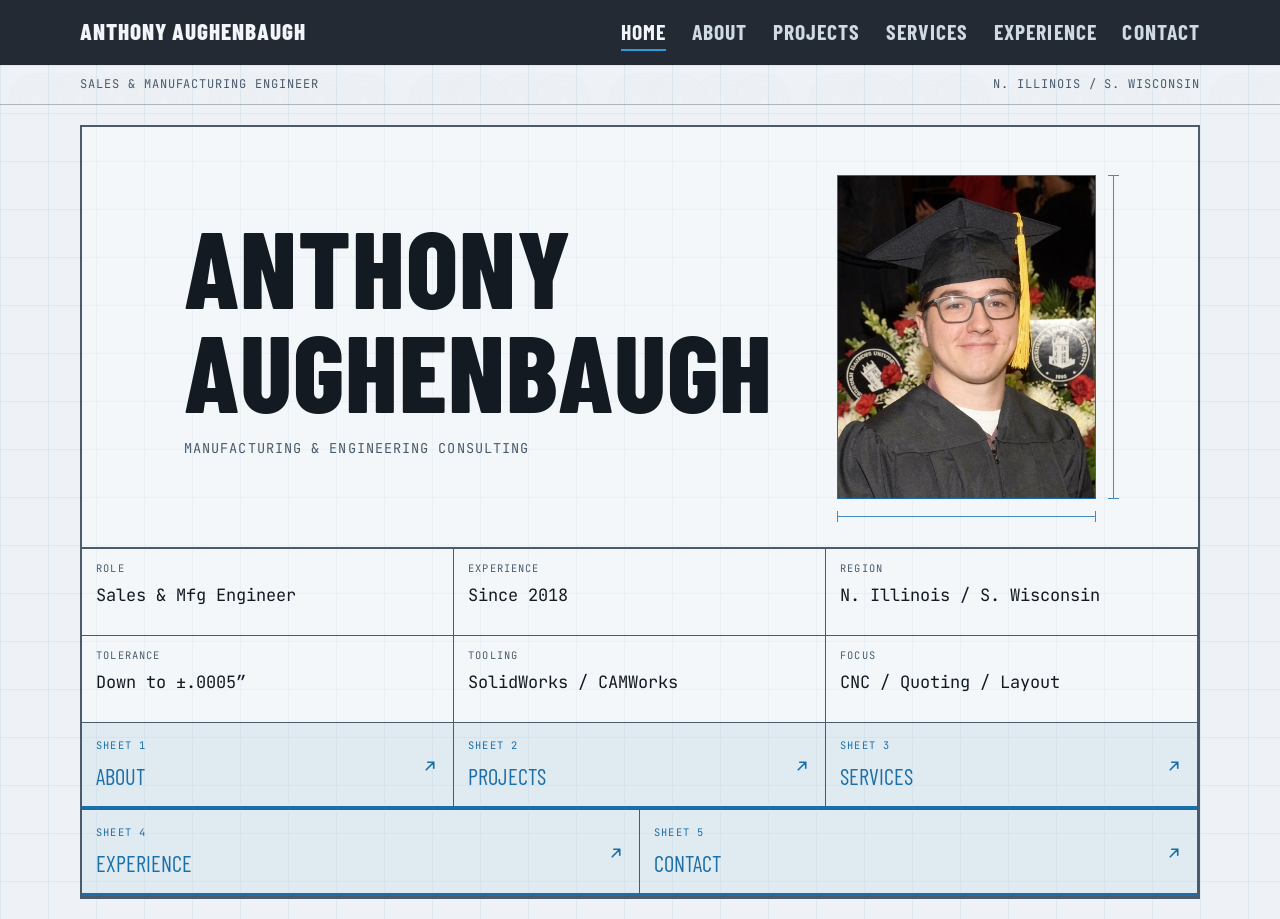
<file: index.html>
<!DOCTYPE html>
<html lang="en">

<head>
  <meta charset="utf-8">
  <meta name="viewport" content="width=device-width, initial-scale=1">
  <title>Anthony Aughenbaugh | Manufacturing &amp; Engineering Consulting, Northern Illinois</title>
  <meta name="description"
    content="Sales and Manufacturing Engineer providing manufacturing process support, CNC strategy, estimating and facility analysis in northern Illinois and southern Wisconsin.">
  <link rel="canonical" href="https://anthonyaughenbaugh.com/">
  <meta name="theme-color" content="#131A22">
  <link rel="preconnect" href="https://fonts.googleapis.com">
  <link rel="preconnect" href="https://fonts.gstatic.com" crossorigin>
  <link
    href="https://fonts.googleapis.com/css2?family=Barlow+Condensed:wght@600;700&family=JetBrains+Mono:wght@400;600&display=swap"
    rel="stylesheet">
  <link rel="stylesheet" href="styles.css">
  <link rel="stylesheet" href="landing.css">
  <script src="main.js" defer></script>
  <script src="landing.js" defer></script>
  <script type="application/ld+json">
  {
    "@context": "https://schema.org",
    "@type": "ProfilePage",
    "mainEntity": {
      "@type": "Person",
      "name": "Anthony Aughenbaugh",
      "jobTitle": "Sales and Manufacturing Engineer",
      "url": "https://anthonyaughenbaugh.com/"
    }
  }
  </script>
</head>

<body>
  <a class="skip-link" href="#main">Skip to content</a>

  <header class="site-header">
    <div class="wrap header-inner">
      <a class="brand" href="index.html">Anthony Aughenbaugh</a>
      <button class="nav-toggle" aria-expanded="false" aria-controls="site-nav" aria-label="Toggle navigation menu">
        <span class="nav-toggle-box" aria-hidden="true">
          <span class="nav-toggle-line"></span>
          <span class="nav-toggle-line"></span>
          <span class="nav-toggle-line"></span>
        </span>
      </button>
      <nav id="site-nav" class="site-nav" aria-label="Primary">
        <div class="site-nav-header">
          <span class="site-nav-label">Navigation</span>
        </div>
        <ul>
          <li><a href="index.html" aria-current="page">Home</a></li>
          <li><a href="about.html">About</a></li>
          <li><a href="projects.html">Projects</a></li>
          <li><a href="services.html">Services</a></li>
          <li><a href="experience.html">Experience</a></li>
          <li><a href="contact.html">Contact</a></li>
        </ul>
        <div class="site-nav-footer">
          <div class="site-nav-header">
            <span class="site-nav-label">Socials</span>
          </div>
          <div class="site-nav-socials" aria-label="Social media profiles">
            <a href="https://www.linkedin.com/in/anthony-aughenbaugh-09001525a/" target="_blank" rel="noopener noreferrer" class="social-icon-btn"
              aria-label="LinkedIn">
              <svg viewBox="0 0 24 24" width="18" height="18" fill="currentColor" aria-hidden="true">
                <path d="M20.447 20.452h-3.554v-5.569c0-1.328-.027-3.037-1.852-3.037-1.853 0-2.136 1.445-2.136 2.939v5.667H9.351V9h3.414v1.561h.046c.477-.9 1.637-1.85 3.37-1.85 3.601 0 4.267 2.37 4.267 5.455v6.286zM5.337 7.433c-1.144 0-2.063-.926-2.063-2.065 0-1.138.92-2.063 2.063-2.063 1.14 0 2.064.925 2.064 2.063 0 1.139-.925 2.065-2.064 2.065zm1.782 13.019H3.555V9h3.564v11.452zM22.225 0H1.771C.792 0 0 .774 0 1.729v20.542C0 23.227.792 24 1.771 24h20.451c.979 0 1.778-.773 1.778-1.729V1.73C24 .774 23.205 0 22.225 0z" />
              </svg>
            </a>
            <a href="https://www.facebook.com/tony.aughenbaugh.7" target="_blank" rel="noopener noreferrer" class="social-icon-btn"
              aria-label="Facebook">
              <svg viewBox="0 0 24 24" width="18" height="18" fill="currentColor" aria-hidden="true">
                <path d="M24 12.073c0-6.627-5.373-12-12-12s-12 5.373-12 12c0 5.99 4.388 10.954 10.125 11.854v-8.385H7.078v-3.47h3.047V9.43c0-3.007 1.792-4.669 4.533-4.669 1.312 0 2.686.235 2.686.235v2.953H15.83c-1.491 0-1.956.925-1.956 1.874v2.25h3.328l-.532 3.47h-2.796v8.385C19.612 23.027 24 18.062 24 12.073z" />
              </svg>
            </a>
            <a href="https://www.instagram.com/aughenbaughtony/" target="_blank" rel="noopener noreferrer" class="social-icon-btn"
              aria-label="Instagram">
              <svg viewBox="0 0 24 24" width="18" height="18" fill="currentColor" aria-hidden="true">
                <path d="M12 2.163c3.204 0 3.584.012 4.85.07 3.252.148 4.771 1.691 4.919 4.919.058 1.265.069 1.645.069 4.849 0 3.205-.012 3.584-.069 4.849-.149 3.225-1.664 4.771-4.919 4.919-1.266.058-1.644.07-4.85.07-3.204 0-3.584-.012-4.849-.07-3.26-.149-4.771-1.699-4.919-4.92-.058-1.265-.07-1.644-.07-4.849 0-3.204.013-3.583.07-4.849.149-3.227 1.664-4.771 4.919-4.919 1.266-.057 1.645-.069 4.849-.069zm0-2.163c-3.259 0-3.667.014-4.947.072-4.358.2-6.78 2.618-6.98 6.98-.059 1.281-.073 1.689-.073 4.948 0 3.259.014 3.668.072 4.948.2 4.358 2.618 6.78 6.98 6.98 1.281.058 1.689.072 4.948.072 3.259 0 3.668-.014 4.948-.072 4.354-.2 6.782-2.618 6.979-6.98.059-1.28.073-1.689.073-4.948 0-3.259-.014-3.667-.072-4.947-.196-4.354-2.617-6.78-6.979-6.98-1.281-.059-1.69-.073-4.949-.073zm0 5.838c-3.403 0-6.162 2.759-6.162 6.162s2.759 6.163 6.162 6.163 6.162-2.759 6.162-6.163c0-3.403-2.759-6.162-6.162-6.162zm0 10.162c-2.209 0-4-1.79-4-4 0-2.209 1.791-4 4-4s4 1.791 4 4c0 2.21-1.791 4-4 4zm6.406-11.845c-.796 0-1.441.645-1.441 1.44s.645 1.44 1.441 1.44c.795 0 1.439-.645 1.439-1.44s-.644-1.44-1.439-1.44z" />
              </svg>
            </a>
          </div>
        </div>
      </nav>
    </div>
  </header>

  <main id="main" class="main-light">
    <div class="strip">
      <div class="wrap"><span>Sales &amp; Manufacturing Engineer</span><span>N. Illinois / S. Wisconsin</span></div>
    </div>
    <div class="stage">
      <div class="sheet">
        <div class="sheet-draw">
          <div class="sheet-draw-inner">
            <div class="sheet-draw-text">
              <h1>Anthony<br>Aughenbaugh</h1>
              <p>Manufacturing &amp; engineering consulting</p>
              <a class="btn sheet-cta sheet-mobile-only" href="contact.html">Discuss a project</a>
            </div>
            <figure class="hero-photo sheet-photo">
              <img src="assets/gradtony_clean.jpeg" width="484" height="722" alt="Anthony Aughenbaugh graduation portrait, Northern Illinois University" style="object-position: center 10%;">
              <span class="dim dim-h" aria-hidden="true"></span>
              <span class="dim dim-v" aria-hidden="true"></span>
            </figure>
          </div>
        </div>
        <div class="tblock">
          <!-- Name cell: shown on mobile only (the photo replaces the big name there). aria-hidden because the h1 above carries the name for screen readers. -->
          <div class="big name-cell" aria-hidden="true"><small>Name</small><strong>Anthony Aughenbaugh</strong></div>
          <div class="wide"><small>Role</small>Sales &amp; Mfg Engineer</div>
          <div class="wide"><small>Experience</small>Since 2018</div>
          <div class="wide"><small>Region</small>N. Illinois / S. Wisconsin</div>
          <div class="wide"><small>Tolerance</small>Down to &plusmn;.0005&Prime;</div>
          <div class="wide"><small>Tooling</small>SolidWorks / CAMWorks</div>
          <div class="wide"><small>Focus</small>CNC / Quoting / Layout</div>
          <a class="wide" href="about.html"><small>Sheet 1</small><span>About</span><span class="tblock-arrow"
              aria-hidden="true"><svg viewBox="0 0 24 24" fill="none" stroke="currentColor" stroke-width="2.2"
                stroke-linecap="round" stroke-linejoin="round">
                <path d="M7 17L17 7M17 7H9M17 7V15" />
              </svg></span></a>
          <a class="wide" href="projects.html"><small>Sheet 2</small><span>Projects</span><span class="tblock-arrow"
              aria-hidden="true"><svg viewBox="0 0 24 24" fill="none" stroke="currentColor" stroke-width="2.2"
                stroke-linecap="round" stroke-linejoin="round">
                <path d="M7 17L17 7M17 7H9M17 7V15" />
              </svg></span></a>
          <a class="wide" href="services.html"><small>Sheet 3</small><span>Services</span><span class="tblock-arrow"
              aria-hidden="true"><svg viewBox="0 0 24 24" fill="none" stroke="currentColor" stroke-width="2.2"
                stroke-linecap="round" stroke-linejoin="round">
                <path d="M7 17L17 7M17 7H9M17 7V15" />
              </svg></span></a>
          <a class="big" href="experience.html"><small>Sheet 4</small><span>Experience</span><span class="tblock-arrow"
              aria-hidden="true"><svg viewBox="0 0 24 24" fill="none" stroke="currentColor" stroke-width="2.2"
                stroke-linecap="round" stroke-linejoin="round">
                <path d="M7 17L17 7M17 7H9M17 7V15" />
              </svg></span></a>
          <a class="big" href="contact.html"><small>Sheet 5</small><span>Contact</span><span class="tblock-arrow"
              aria-hidden="true"><svg viewBox="0 0 24 24" fill="none" stroke="currentColor" stroke-width="2.2"
                stroke-linecap="round" stroke-linejoin="round">
                <path d="M7 17L17 7M17 7H9M17 7V15" />
              </svg></span></a>
        </div>
      </div>
    </div>
  </main>
</body>

</html>
</file>
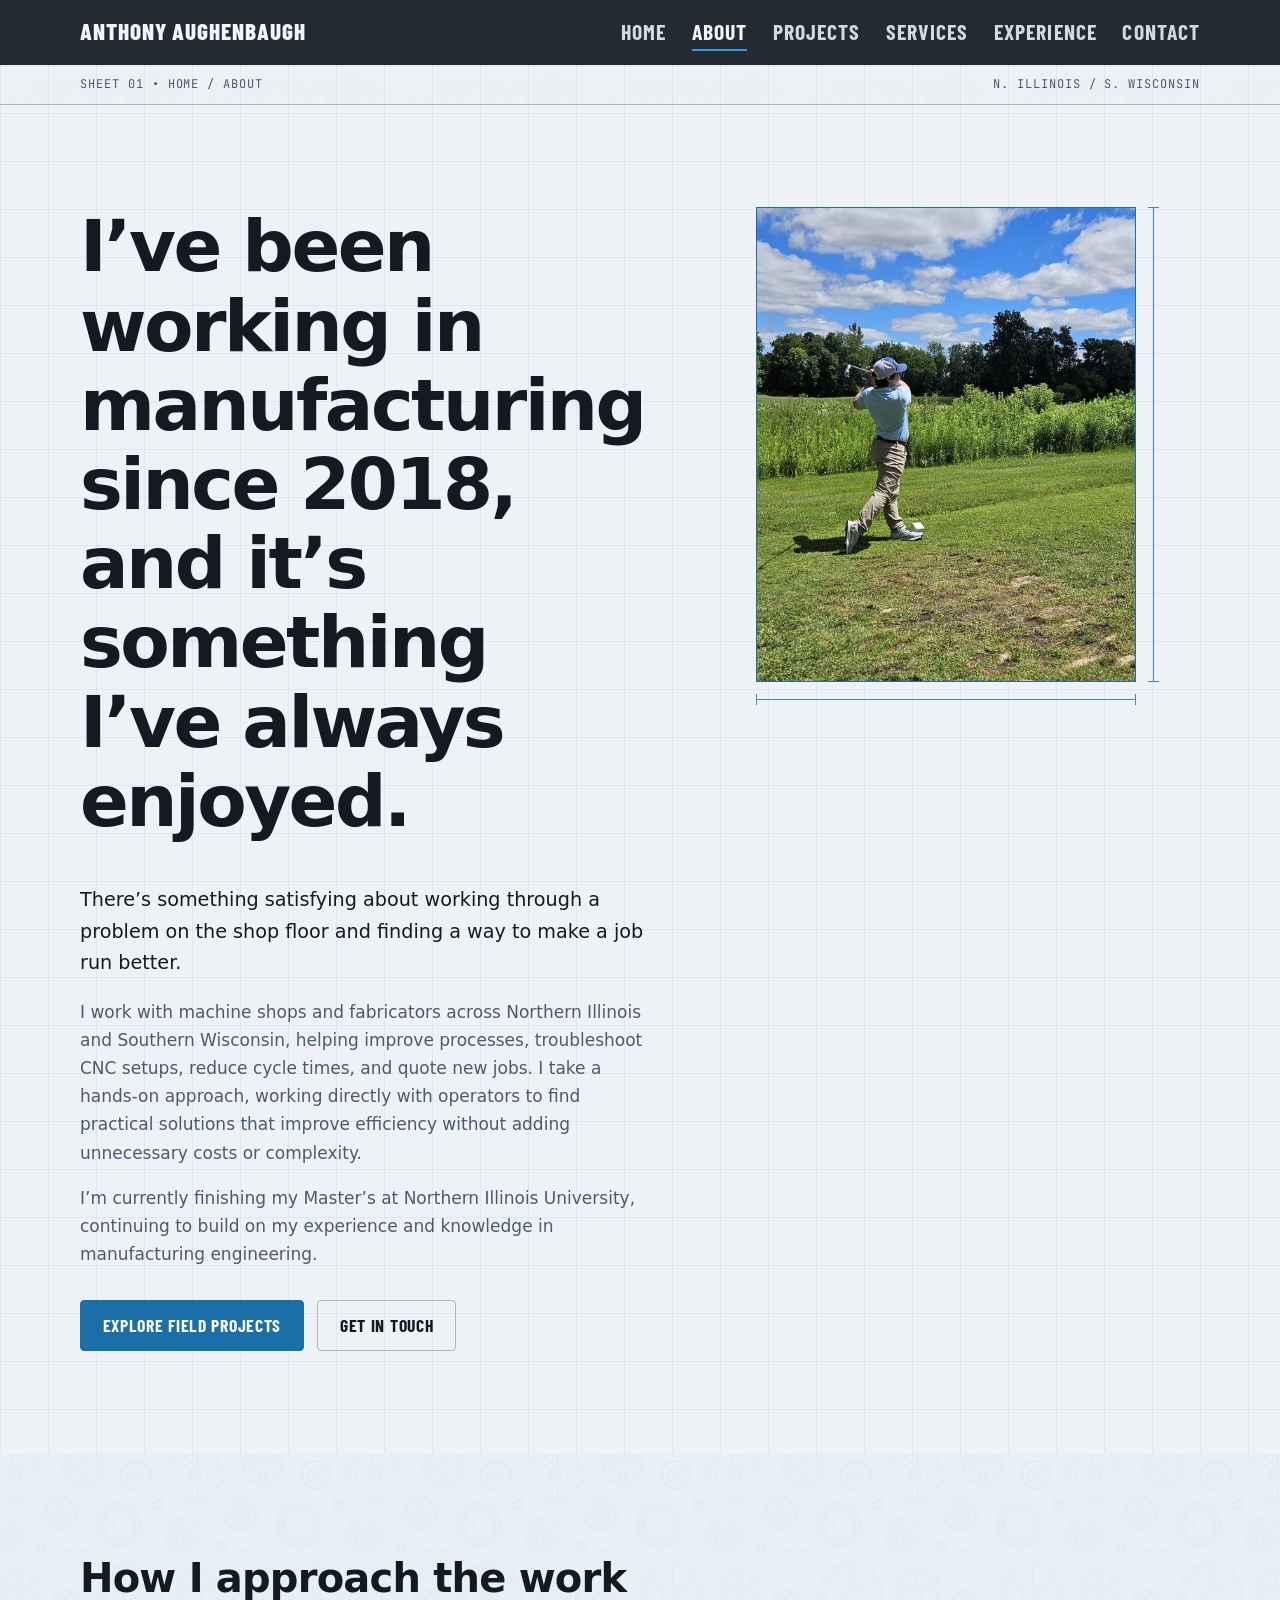
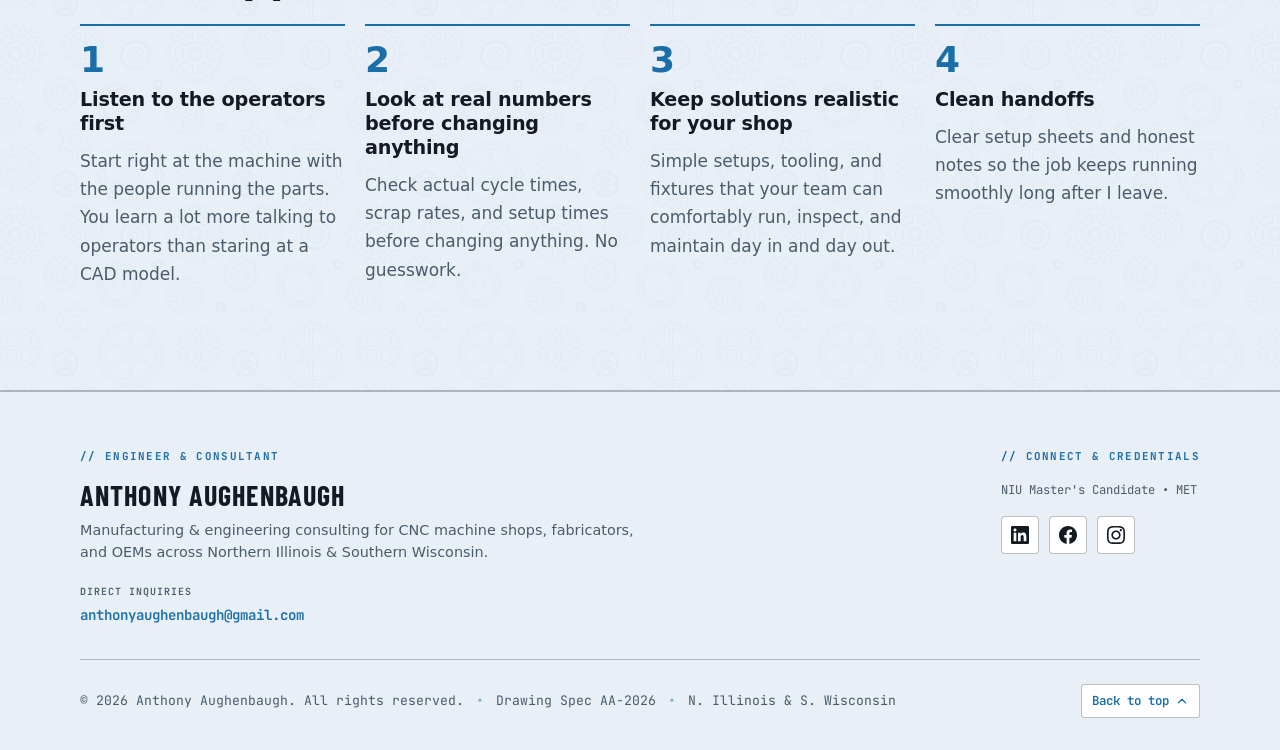
<file: about.html>
<!DOCTYPE html>
<html lang="en">
<head>
  <meta charset="utf-8">
  <meta name="viewport" content="width=device-width, initial-scale=1">
  <title>About | Anthony Aughenbaugh — Manufacturing &amp; Engineering Consulting</title>
  <meta name="description" content="Background, engineering approach, and practical philosophy of Anthony Aughenbaugh, Sales and Manufacturing Engineer in Northern Illinois.">
  <link rel="canonical" href="https://anthonyaughenbaugh.com/about.html">
  <meta name="theme-color" content="#EEF2F6">
  <link rel="preconnect" href="https://fonts.googleapis.com">
  <link rel="preconnect" href="https://fonts.gstatic.com" crossorigin>
  <link href="https://fonts.googleapis.com/css2?family=Barlow+Condensed:wght@600;700&family=JetBrains+Mono:wght@400;600&display=swap" rel="stylesheet">
  <link rel="stylesheet" href="styles.css">
  <script src="main.js" defer></script>
</head>
<body>
  <a class="skip-link" href="#main">Skip to content</a>

  <header class="site-header">
    <div class="wrap header-inner">
      <a class="brand" href="index.html">Anthony Aughenbaugh</a>
      <button class="nav-toggle" aria-expanded="false" aria-controls="site-nav" aria-label="Toggle navigation menu">
        <span class="nav-toggle-box" aria-hidden="true">
          <span class="nav-toggle-line"></span>
          <span class="nav-toggle-line"></span>
          <span class="nav-toggle-line"></span>
        </span>
      </button>
      <nav id="site-nav" class="site-nav" aria-label="Primary">
        <div class="site-nav-header">
          <span class="site-nav-label">Navigation</span>
        </div>
        <ul>
          <li><a href="index.html">Home</a></li>
          <li><a href="about.html" aria-current="page">About</a></li>
          <li><a href="projects.html">Projects</a></li>
          <li><a href="services.html">Services</a></li>
          <li><a href="experience.html">Experience</a></li>
          <li><a href="contact.html">Contact</a></li>
        </ul>
        <div class="site-nav-footer">
          <div class="site-nav-header">
            <span class="site-nav-label">Socials</span>
          </div>
          <div class="site-nav-socials" aria-label="Social media profiles">
            <a href="https://www.linkedin.com/in/anthony-aughenbaugh-09001525a/" target="_blank" rel="noopener noreferrer" class="social-icon-btn" aria-label="LinkedIn">
              <svg viewBox="0 0 24 24" width="18" height="18" fill="currentColor" aria-hidden="true">
                <path d="M20.447 20.452h-3.554v-5.569c0-1.328-.027-3.037-1.852-3.037-1.853 0-2.136 1.445-2.136 2.939v5.667H9.351V9h3.414v1.561h.046c.477-.9 1.637-1.85 3.37-1.85 3.601 0 4.267 2.37 4.267 5.455v6.286zM5.337 7.433c-1.144 0-2.063-.926-2.063-2.065 0-1.138.92-2.063 2.063-2.063 1.14 0 2.064.925 2.064 2.063 0 1.139-.925 2.065-2.064 2.065zm1.782 13.019H3.555V9h3.564v11.452zM22.225 0H1.771C.792 0 0 .774 0 1.729v20.542C0 23.227.792 24 1.771 24h20.451c.979 0 1.778-.773 1.778-1.729V1.73C24 .774 23.205 0 22.225 0z"/>
              </svg>
            </a>
            <a href="https://www.facebook.com/tony.aughenbaugh.7" target="_blank" rel="noopener noreferrer" class="social-icon-btn" aria-label="Facebook">
              <svg viewBox="0 0 24 24" width="18" height="18" fill="currentColor" aria-hidden="true">
                <path d="M24 12.073c0-6.627-5.373-12-12-12s-12 5.373-12 12c0 5.99 4.388 10.954 10.125 11.854v-8.385H7.078v-3.47h3.047V9.43c0-3.007 1.792-4.669 4.533-4.669 1.312 0 2.686.235 2.686.235v2.953H15.83c-1.491 0-1.956.925-1.956 1.874v2.25h3.328l-.532 3.47h-2.796v8.385C19.612 23.027 24 18.062 24 12.073z"/>
              </svg>
            </a>
            <a href="https://www.instagram.com/aughenbaughtony/" target="_blank" rel="noopener noreferrer" class="social-icon-btn" aria-label="Instagram">
              <svg viewBox="0 0 24 24" width="18" height="18" fill="currentColor" aria-hidden="true">
                <path d="M12 2.163c3.204 0 3.584.012 4.85.07 3.252.148 4.771 1.691 4.919 4.919.058 1.265.069 1.645.069 4.849 0 3.205-.012 3.584-.069 4.849-.149 3.225-1.664 4.771-4.919 4.919-1.266.058-1.644.07-4.85.07-3.204 0-3.584-.012-4.849-.07-3.26-.149-4.771-1.699-4.919-4.92-.058-1.265-.07-1.644-.07-4.849 0-3.204.013-3.583.07-4.849.149-3.227 1.664-4.771 4.919-4.919 1.266-.057 1.645-.069 4.849-.069zm0-2.163c-3.259 0-3.667.014-4.947.072-4.358.2-6.78 2.618-6.98 6.98-.059 1.281-.073 1.689-.073 4.948 0 3.259.014 3.668.072 4.948.2 4.358 2.618 6.78 6.98 6.98 1.281.058 1.689.072 4.948.072 3.259 0 3.668-.014 4.948-.072 4.354-.2 6.782-2.618 6.979-6.98.059-1.28.073-1.689.073-4.948 0-3.259-.014-3.667-.072-4.947-.196-4.354-2.617-6.78-6.979-6.98-1.281-.059-1.69-.073-4.949-.073zm0 5.838c-3.403 0-6.162 2.759-6.162 6.162s2.759 6.163 6.162 6.163 6.162-2.759 6.162-6.163c0-3.403-2.759-6.162-6.162-6.162zm0 10.162c-2.209 0-4-1.79-4-4 0-2.209 1.791-4 4-4s4 1.791 4 4c0 2.21-1.791 4-4 4zm6.406-11.845c-.796 0-1.441.645-1.441 1.44s.645 1.44 1.441 1.44c.795 0 1.439-.645 1.439-1.44s-.644-1.44-1.439-1.44z"/>
              </svg>
            </a>
          </div>
        </div>
      </nav>
    </div>
  </header>

  <main id="main" class="main-light">
    <div class="strip"><div class="wrap"><span>Sheet 01 &bull; <a href="index.html">Home</a> / About</span><span>N. Illinois / S. Wisconsin</span></div></div>

    <section class="section about-hero">
      <div class="wrap split">
        <div>
          <h1>I’ve been working in manufacturing since 2018, and it’s something I’ve always enjoyed.</h1>
          <p class="lead">There’s something satisfying about working through a problem on the shop floor and finding a way to make a job run better.</p>
          <p>I work with machine shops and fabricators across Northern Illinois and Southern Wisconsin, helping improve processes, troubleshoot CNC setups, reduce cycle times, and quote new jobs. I take a hands-on approach, working directly with operators to find practical solutions that improve efficiency without adding unnecessary costs or complexity.</p>
          <p>I’m currently finishing my Master’s at Northern Illinois University, continuing to build on my experience and knowledge in manufacturing engineering.</p>
          <div class="cta-row" style="margin-top: 2rem;">
            <a class="btn" href="projects.html">Explore field projects</a>
            <a class="btn btn-ghost" href="contact.html">Get in touch</a>
          </div>
        </div>
        <figure class="hero-photo">
          <img src="assets/photos/thumbs/golfingtony.jpeg" width="900" height="675" alt="Anthony Aughenbaugh golfing outdoors" style="aspect-ratio: 4 / 5; object-fit: cover; object-position: 32% center; width: 100%; display: block;" decoding="async">
          <span class="dim dim-h" aria-hidden="true"></span>
          <span class="dim dim-v" aria-hidden="true"></span>
        </figure>
      </div>
    </section>

    <section class="section section-alt">
      <div class="wrap">
        <h2>How I approach the work</h2>
        <ol class="steps" style="margin-top: 1.5rem;">
          <li>
            <h3>Listen to the operators first</h3>
            <p>Start right at the machine with the people running the parts. You learn a lot more talking to operators than staring at a CAD model.</p>
          </li>
          <li>
            <h3>Look at real numbers before changing anything</h3>
            <p>Check actual cycle times, scrap rates, and setup times before changing anything. No guesswork.</p>
          </li>
          <li>
            <h3>Keep solutions realistic for your shop</h3>
            <p>Simple setups, tooling, and fixtures that your team can comfortably run, inspect, and maintain day in and day out.</p>
          </li>
          <li>
            <h3>Clean handoffs</h3>
            <p>Clear setup sheets and honest notes so the job keeps running smoothly long after I leave.</p>
          </li>
        </ol>
      </div>
    </section>
  </main>

  <footer class="site-footer">
    <div class="wrap">
      <div class="footer-tblock">
        <div class="footer-col footer-col-brand">
          <span class="footer-label">// ENGINEER &amp; CONSULTANT</span>
          <h3 class="footer-name">Anthony Aughenbaugh</h3>
          <p class="footer-bio">Manufacturing &amp; engineering consulting for CNC machine shops, fabricators, and OEMs across Northern Illinois &amp; Southern Wisconsin.</p>
          <div class="footer-contact-item">
            <span class="footer-contact-label">DIRECT INQUIRIES</span>
            <a href="mailto:anthonyaughenbaugh@gmail.com" class="footer-email-link">anthonyaughenbaugh@gmail.com</a>
          </div>
        </div>

        <div class="footer-col footer-col-connect">
          <span class="footer-label">// CONNECT &amp; CREDENTIALS</span>
          <p class="footer-region">NIU Master's Candidate &bull; MET</p>
          <div class="footer-socials" aria-label="Social media profiles">
            <a href="https://www.linkedin.com/in/anthony-aughenbaugh-09001525a/" target="_blank" rel="noopener noreferrer" class="social-icon-btn" aria-label="LinkedIn">
              <svg viewBox="0 0 24 24" width="18" height="18" fill="currentColor" aria-hidden="true">
                <path d="M20.447 20.452h-3.554v-5.569c0-1.328-.027-3.037-1.852-3.037-1.853 0-2.136 1.445-2.136 2.939v5.667H9.351V9h3.414v1.561h.046c.477-.9 1.637-1.85 3.37-1.85 3.601 0 4.267 2.37 4.267 5.455v6.286zM5.337 7.433c-1.144 0-2.063-.926-2.063-2.065 0-1.138.92-2.063 2.063-2.063 1.14 0 2.064.925 2.064 2.063 0 1.139-.925 2.065-2.064 2.065zm1.782 13.019H3.555V9h3.564v11.452zM22.225 0H1.771C.792 0 0 .774 0 1.729v20.542C0 23.227.792 24 1.771 24h20.451c.979 0 1.778-.773 1.778-1.729V1.73C24 .774 23.205 0 22.225 0z"/>
              </svg>
            </a>
            <a href="https://www.facebook.com/tony.aughenbaugh.7" target="_blank" rel="noopener noreferrer" class="social-icon-btn" aria-label="Facebook">
              <svg viewBox="0 0 24 24" width="18" height="18" fill="currentColor" aria-hidden="true">
                <path d="M24 12.073c0-6.627-5.373-12-12-12s-12 5.373-12 12c0 5.99 4.388 10.954 10.125 11.854v-8.385H7.078v-3.47h3.047V9.43c0-3.007 1.792-4.669 4.533-4.669 1.312 0 2.686.235 2.686.235v2.953H15.83c-1.491 0-1.956.925-1.956 1.874v2.25h3.328l-.532 3.47h-2.796v8.385C19.612 23.027 24 18.062 24 12.073z"/>
              </svg>
            </a>
            <a href="https://www.instagram.com/aughenbaughtony/" target="_blank" rel="noopener noreferrer" class="social-icon-btn" aria-label="Instagram">
              <svg viewBox="0 0 24 24" width="18" height="18" fill="currentColor" aria-hidden="true">
                <path d="M12 2.163c3.204 0 3.584.012 4.85.07 3.252.148 4.771 1.691 4.919 4.919.058 1.265.069 1.645.069 4.849 0 3.205-.012 3.584-.069 4.849-.149 3.225-1.664 4.771-4.919 4.919-1.266.058-1.644.07-4.85.07-3.204 0-3.584-.012-4.849-.07-3.26-.149-4.771-1.699-4.919-4.92-.058-1.265-.07-1.644-.07-4.849 0-3.204.013-3.583.07-4.849.149-3.227 1.664-4.771 4.919-4.919 1.266-.057 1.645-.069 4.849-.069zm0-2.163c-3.259 0-3.667.014-4.947.072-4.358.2-6.78 2.618-6.98 6.98-.059 1.281-.073 1.689-.073 4.948 0 3.259.014 3.668.072 4.948.2 4.358 2.618 6.78 6.98 6.98 1.281.058 1.689.072 4.948.072 3.259 0 3.668-.014 4.948-.072 4.354-.2 6.782-2.618 6.979-6.98.059-1.28.073-1.689.073-4.948 0-3.259-.014-3.667-.072-4.947-.196-4.354-2.617-6.78-6.979-6.98-1.281-.059-1.69-.073-4.949-.073zm0 5.838c-3.403 0-6.162 2.759-6.162 6.162s2.759 6.163 6.162 6.163 6.162-2.759 6.162-6.163c0-3.403-2.759-6.162-6.162-6.162zm0 10.162c-2.209 0-4-1.79-4-4 0-2.209 1.791-4 4-4s4 1.791 4 4c0 2.21-1.791 4-4 4zm6.406-11.845c-.796 0-1.441.645-1.441 1.44s.645 1.44 1.441 1.44c.795 0 1.439-.645 1.439-1.44s-.644-1.44-1.439-1.44z"/>
              </svg>
            </a>
          </div>
        </div>
      </div>

      <div class="footer-meta-strip">
        <div class="footer-meta-left">
          <span>&copy; <span id="year">2026</span> Anthony Aughenbaugh. All rights reserved.</span>
          <span class="footer-meta-divider" aria-hidden="true">&bull;</span>
          <span>Drawing Spec AA-2026</span>
          <span class="footer-meta-divider" aria-hidden="true">&bull;</span>
          <span>N. Illinois &amp; S. Wisconsin</span>
        </div>
        <div class="footer-meta-right">
          <a href="#main" class="footer-back-top" aria-label="Back to top of page">
            <span>Back to top</span>
            <svg viewBox="0 0 24 24" width="14" height="14" fill="none" stroke="currentColor" stroke-width="2.2" stroke-linecap="round" stroke-linejoin="round" aria-hidden="true"><path d="m18 15-6-6-6 6"/></svg>
          </a>
        </div>
      </div>
    </div>
  </footer>
</body>
</html>
</file>
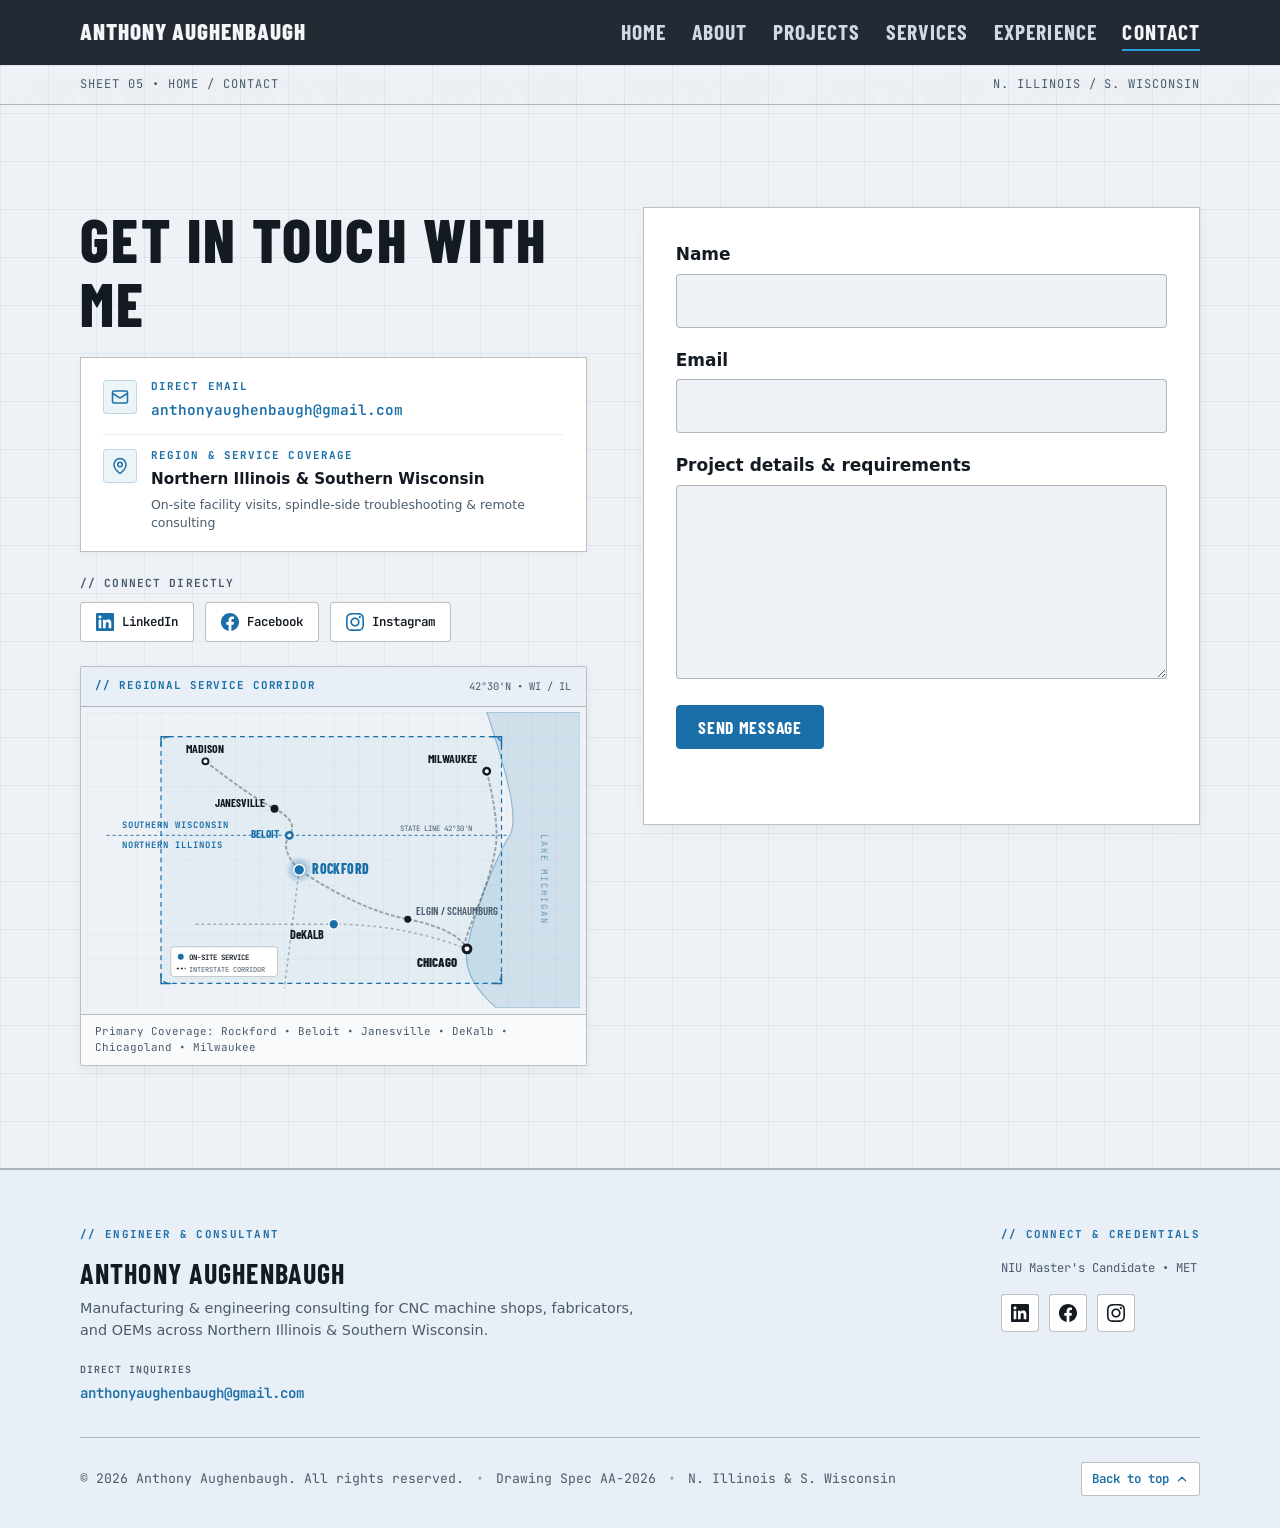
<file: contact.html>
<!DOCTYPE html>
<html lang="en">
<head>
  <meta charset="utf-8">
  <meta name="viewport" content="width=device-width, initial-scale=1">
  <title>Contact | Anthony Aughenbaugh — Manufacturing &amp; Engineering Consulting</title>
  <meta name="description" content="Get in touch with Anthony Aughenbaugh for manufacturing engineering, CNC machining strategy, facility analysis, or process consulting.">
  <link rel="canonical" href="https://anthonyaughenbaugh.com/contact.html">
  <meta name="theme-color" content="#EEF2F6">
  <link rel="preconnect" href="https://fonts.googleapis.com">
  <link rel="preconnect" href="https://fonts.gstatic.com" crossorigin>
  <link href="https://fonts.googleapis.com/css2?family=Barlow+Condensed:wght@600;700&family=JetBrains+Mono:wght@400;600&display=swap" rel="stylesheet">
  <link rel="stylesheet" href="styles.css">
  <script src="main.js" defer></script>
</head>
<body>
  <a class="skip-link" href="#main">Skip to content</a>

  <header class="site-header">
    <div class="wrap header-inner">
      <a class="brand" href="index.html">Anthony Aughenbaugh</a>
      <button class="nav-toggle" aria-expanded="false" aria-controls="site-nav" aria-label="Toggle navigation menu">
        <span class="nav-toggle-box" aria-hidden="true">
          <span class="nav-toggle-line"></span>
          <span class="nav-toggle-line"></span>
          <span class="nav-toggle-line"></span>
        </span>
      </button>
      <nav id="site-nav" class="site-nav" aria-label="Primary">
        <div class="site-nav-header">
          <span class="site-nav-label">Navigation</span>
        </div>
        <ul>
          <li><a href="index.html">Home</a></li>
          <li><a href="about.html">About</a></li>
          <li><a href="projects.html">Projects</a></li>
          <li><a href="services.html">Services</a></li>
          <li><a href="experience.html">Experience</a></li>
          <li><a href="contact.html" aria-current="page">Contact</a></li>
        </ul>
        <div class="site-nav-footer">
          <div class="site-nav-header">
            <span class="site-nav-label">Socials</span>
          </div>
          <div class="site-nav-socials" aria-label="Social media profiles">
            <a href="https://www.linkedin.com/in/anthony-aughenbaugh-09001525a/" target="_blank" rel="noopener noreferrer" class="social-icon-btn" aria-label="LinkedIn">
              <svg viewBox="0 0 24 24" width="18" height="18" fill="currentColor" aria-hidden="true">
                <path d="M20.447 20.452h-3.554v-5.569c0-1.328-.027-3.037-1.852-3.037-1.853 0-2.136 1.445-2.136 2.939v5.667H9.351V9h3.414v1.561h.046c.477-.9 1.637-1.85 3.37-1.85 3.601 0 4.267 2.37 4.267 5.455v6.286zM5.337 7.433c-1.144 0-2.063-.926-2.063-2.065 0-1.138.92-2.063 2.063-2.063 1.14 0 2.064.925 2.064 2.063 0 1.139-.925 2.065-2.064 2.065zm1.782 13.019H3.555V9h3.564v11.452zM22.225 0H1.771C.792 0 0 .774 0 1.729v20.542C0 23.227.792 24 1.771 24h20.451c.979 0 1.778-.773 1.778-1.729V1.73C24 .774 23.205 0 22.225 0z"/>
              </svg>
            </a>
            <a href="https://www.facebook.com/tony.aughenbaugh.7" target="_blank" rel="noopener noreferrer" class="social-icon-btn" aria-label="Facebook">
              <svg viewBox="0 0 24 24" width="18" height="18" fill="currentColor" aria-hidden="true">
                <path d="M24 12.073c0-6.627-5.373-12-12-12s-12 5.373-12 12c0 5.99 4.388 10.954 10.125 11.854v-8.385H7.078v-3.47h3.047V9.43c0-3.007 1.792-4.669 4.533-4.669 1.312 0 2.686.235 2.686.235v2.953H15.83c-1.491 0-1.956.925-1.956 1.874v2.25h3.328l-.532 3.47h-2.796v8.385C19.612 23.027 24 18.062 24 12.073z"/>
              </svg>
            </a>
            <a href="https://www.instagram.com/aughenbaughtony/" target="_blank" rel="noopener noreferrer" class="social-icon-btn" aria-label="Instagram">
              <svg viewBox="0 0 24 24" width="18" height="18" fill="currentColor" aria-hidden="true">
                <path d="M12 2.163c3.204 0 3.584.012 4.85.07 3.252.148 4.771 1.691 4.919 4.919.058 1.265.069 1.645.069 4.849 0 3.205-.012 3.584-.069 4.849-.149 3.225-1.664 4.771-4.919 4.919-1.266.058-1.644.07-4.85.07-3.204 0-3.584-.012-4.849-.07-3.26-.149-4.771-1.699-4.919-4.92-.058-1.265-.07-1.644-.07-4.849 0-3.204.013-3.583.07-4.849.149-3.227 1.664-4.771 4.919-4.919 1.266-.057 1.645-.069 4.849-.069zm0-2.163c-3.259 0-3.667.014-4.947.072-4.358.2-6.78 2.618-6.98 6.98-.059 1.281-.073 1.689-.073 4.948 0 3.259.014 3.668.072 4.948.2 4.358 2.618 6.78 6.98 6.98 1.281.058 1.689.072 4.948.072 3.259 0 3.668-.014 4.948-.072 4.354-.2 6.782-2.618 6.979-6.98.059-1.28.073-1.689.073-4.948 0-3.259-.014-3.667-.072-4.947-.196-4.354-2.617-6.78-6.979-6.98-1.281-.059-1.69-.073-4.949-.073zm0 5.838c-3.403 0-6.162 2.759-6.162 6.162s2.759 6.163 6.162 6.163 6.162-2.759 6.162-6.163c0-3.403-2.759-6.162-6.162-6.162zm0 10.162c-2.209 0-4-1.79-4-4 0-2.209 1.791-4 4-4s4 1.791 4 4c0 2.21-1.791 4-4 4zm6.406-11.845c-.796 0-1.441.645-1.441 1.44s.645 1.44 1.441 1.44c.795 0 1.439-.645 1.439-1.44s-.644-1.44-1.439-1.44z"/>
              </svg>
            </a>
          </div>
        </div>
      </nav>
    </div>
  </header>

  <main id="main" class="main-light">
    <div class="strip"><div class="wrap"><span>Sheet 05 &bull; <a href="index.html">Home</a> / Contact</span><span>N. Illinois / S. Wisconsin</span></div></div>

    <section class="section">
      <div class="wrap split contact-split">
        <div class="contact-left">
          <h1 class="contact-title">GET IN TOUCH WITH ME</h1>

          <div class="contact-card">
            <div class="contact-item">
              <div class="contact-item-icon" aria-hidden="true">
                <svg viewBox="0 0 24 24" width="18" height="18" fill="none" stroke="currentColor" stroke-width="2" stroke-linecap="round" stroke-linejoin="round">
                  <rect width="20" height="16" x="2" y="4" rx="2"/>
                  <path d="m22 7-8.97 5.7a1.94 1.94 0 0 1-2.06 0L2 7"/>
                </svg>
              </div>
              <div class="contact-item-content">
                <span class="contact-item-label">Direct Email</span>
                <a href="mailto:anthonyaughenbaugh@gmail.com" class="contact-email-val">anthonyaughenbaugh@gmail.com</a>
              </div>
            </div>

            <div class="contact-item">
              <div class="contact-item-icon" aria-hidden="true">
                <svg viewBox="0 0 24 24" width="18" height="18" fill="none" stroke="currentColor" stroke-width="2" stroke-linecap="round" stroke-linejoin="round">
                  <path d="M20 10c0 6-8 12-8 12s-8-6-8-12a8 8 0 0 1 16 0Z"/>
                  <circle cx="12" cy="10" r="3"/>
                </svg>
              </div>
              <div class="contact-item-content">
                <span class="contact-item-label">Region &amp; Service Coverage</span>
                <span class="contact-item-val">Northern Illinois &amp; Southern Wisconsin</span>
                <span class="contact-item-sub">On-site facility visits, spindle-side troubleshooting &amp; remote consulting</span>
              </div>
            </div>
          </div>

          <!-- Socials on the left of the form -->
          <div class="contact-socials-block">
            <span class="contact-section-label">// Connect Directly</span>
            <div class="contact-socials-row">
              <a href="https://www.linkedin.com/in/anthony-aughenbaugh-09001525a/" target="_blank" rel="noopener noreferrer" class="contact-social-btn" aria-label="LinkedIn">
                <svg viewBox="0 0 24 24" width="18" height="18" fill="currentColor" aria-hidden="true">
                  <path d="M20.447 20.452h-3.554v-5.569c0-1.328-.027-3.037-1.852-3.037-1.853 0-2.136 1.445-2.136 2.939v5.667H9.351V9h3.414v1.561h.046c.477-.9 1.637-1.85 3.37-1.85 3.601 0 4.267 2.37 4.267 5.455v6.286zM5.337 7.433c-1.144 0-2.063-.926-2.063-2.065 0-1.138.92-2.063 2.063-2.063 1.14 0 2.064.925 2.064 2.063 0 1.139-.925 2.065-2.064 2.065zm1.782 13.019H3.555V9h3.564v11.452zM22.225 0H1.771C.792 0 0 .774 0 1.729v20.542C0 23.227.792 24 1.771 24h20.451c.979 0 1.778-.773 1.778-1.729V1.73C24 .774 23.205 0 22.225 0z"/>
                </svg>
                <span>LinkedIn</span>
              </a>
              <a href="https://www.facebook.com/tony.aughenbaugh.7" target="_blank" rel="noopener noreferrer" class="contact-social-btn" aria-label="Facebook">
                <svg viewBox="0 0 24 24" width="18" height="18" fill="currentColor" aria-hidden="true">
                  <path d="M24 12.073c0-6.627-5.373-12-12-12s-12 5.373-12 12c0 5.99 4.388 10.954 10.125 11.854v-8.385H7.078v-3.47h3.047V9.43c0-3.007 1.792-4.669 4.533-4.669 1.312 0 2.686.235 2.686.235v2.953H15.83c-1.491 0-1.956.925-1.956 1.874v2.25h3.328l-.532 3.47h-2.796v8.385C19.612 23.027 24 18.062 24 12.073z"/>
                </svg>
                <span>Facebook</span>
              </a>
              <a href="https://www.instagram.com/aughenbaughtony/" target="_blank" rel="noopener noreferrer" class="contact-social-btn" aria-label="Instagram">
                <svg viewBox="0 0 24 24" width="18" height="18" fill="currentColor" aria-hidden="true">
                  <path d="M12 2.163c3.204 0 3.584.012 4.85.07 3.252.148 4.771 1.691 4.919 4.919.058 1.265.069 1.645.069 4.849 0 3.205-.012 3.584-.069 4.849-.149 3.225-1.664 4.771-4.919 4.919-1.266.058-1.644.07-4.85.07-3.204 0-3.584-.012-4.849-.07-3.26-.149-4.771-1.699-4.919-4.92-.058-1.265-.07-1.644-.07-4.849 0-3.204.013-3.583.07-4.849.149-3.227 1.664-4.771 4.919-4.919 1.266-.057 1.645-.069 4.849-.069zm0-2.163c-3.259 0-3.667.014-4.947.072-4.358.2-6.78 2.618-6.98 6.98-.059 1.281-.073 1.689-.073 4.948 0 3.259.014 3.668.072 4.948.2 4.358 2.618 6.78 6.98 6.98 1.281.058 1.689.072 4.948.072 3.259 0 3.668-.014 4.948-.072 4.354-.2 6.782-2.618 6.979-6.98.059-1.28.073-1.689.073-4.948 0-3.259-.014-3.667-.072-4.947-.196-4.354-2.617-6.78-6.979-6.98-1.281-.059-1.69-.073-4.949-.073zm0 5.838c-3.403 0-6.162 2.759-6.162 6.162s2.759 6.163 6.162 6.163 6.162-2.759 6.162-6.163c0-3.403-2.759-6.162-6.162-6.162zm0 10.162c-2.209 0-4-1.79-4-4 0-2.209 1.791-4 4-4s4 1.791 4 4c0 2.21-1.791 4-4 4zm6.406-11.845c-.796 0-1.441.645-1.441 1.44s.645 1.44 1.441 1.44c.795 0 1.439-.645 1.439-1.44s-.644-1.44-1.439-1.44z"/>
                </svg>
                <span>Instagram</span>
              </a>
            </div>
          </div>

          <!-- Technical Region Map Card -->
          <div class="contact-map-card">
            <div class="contact-map-header">
              <span class="contact-map-tag">// REGIONAL SERVICE CORRIDOR</span>
              <span class="contact-map-coords">42&deg;30'N &bull; WI / IL</span>
            </div>
            <div class="contact-map-graphic" role="img" aria-label="Technical map showing regional service coverage in Northern Illinois and Southern Wisconsin">
              <svg viewBox="0 0 500 300" width="100%" height="auto" class="region-map-svg" xmlns="http://www.w3.org/2000/svg">
                <defs>
                  <pattern id="map-grid" width="25" height="25" patternUnits="userSpaceOnUse">
                    <path d="M 25 0 L 0 0 0 25" fill="none" stroke="rgba(27, 111, 168, 0.12)" stroke-width="0.8"/>
                  </pattern>
                  <radialGradient id="hub-glow" cx="50%" cy="50%" r="50%">
                    <stop offset="0%" stop-color="#1B6FA8" stop-opacity="0.6"/>
                    <stop offset="100%" stop-color="#1B6FA8" stop-opacity="0"/>
                  </radialGradient>
                </defs>

                <!-- Base Grid Fill -->
                <rect width="100%" height="100%" fill="url(#map-grid)"/>

                <!-- Lake Michigan Water Body (East Shoreline) -->
                <path d="M 405 0 Q 425 60 430 90 T 425 130 Q 395 190 385 240 Q 380 270 415 300 L 500 300 L 500 0 Z"
                      fill="rgba(27, 111, 168, 0.14)" stroke="rgba(27, 111, 168, 0.4)" stroke-width="1.2"/>
                <text x="460" y="170" font-family="JetBrains Mono, monospace" font-size="9" fill="rgba(27, 111, 168, 0.6)" letter-spacing="2" transform="rotate(90 460 170)" text-anchor="middle">LAKE MICHIGAN</text>

                <!-- Service Area Coverage Highlight (Corridor) -->
                <rect x="75" y="25" width="345" height="250" rx="8"
                      fill="rgba(27, 111, 168, 0.05)" stroke="#1B6FA8" stroke-width="1.2" stroke-dasharray="5,4"/>

                <!-- State Border Line (WI / IL) -->
                <line x1="20" y1="125" x2="425" y2="125" stroke="#1B6FA8" stroke-width="1.5" stroke-dasharray="3,3" opacity="0.75"/>
                <text x="35" y="118" font-family="JetBrains Mono, monospace" font-size="9" font-weight="700" fill="#1B6FA8" letter-spacing="1">SOUTHERN WISCONSIN</text>
                <text x="35" y="138" font-family="JetBrains Mono, monospace" font-size="9" font-weight="700" fill="#1B6FA8" letter-spacing="1">NORTHERN ILLINOIS</text>
                <text x="390" y="121" font-family="JetBrains Mono, monospace" font-size="7.5" fill="#4A5B6C" text-anchor="end">STATE LINE 42°30'N</text>

                <!-- Primary Highway Route Lines -->
                <path d="M 120 50 Q 165 85 190 98 T 205 125 T 215 160 Q 275 200 325 210 T 385 240"
                      fill="none" stroke="rgba(19, 26, 34, 0.35)" stroke-width="2" stroke-dasharray="4,2"/>
                <path d="M 405 60 Q 415 100 415 125 T 395 200 T 385 240"
                      fill="none" stroke="rgba(19, 26, 34, 0.35)" stroke-width="2" stroke-dasharray="4,2"/>
                <path d="M 215 160 L 200 280"
                      fill="none" stroke="rgba(19, 26, 34, 0.3)" stroke-width="1.5" stroke-dasharray="3,3"/>
                <path d="M 110 215 Q 180 215 250 215 T 385 240"
                      fill="none" stroke="rgba(19, 26, 34, 0.3)" stroke-width="1.5" stroke-dasharray="3,3"/>

                <!-- City Nodes & Labels -->
                <circle cx="120" cy="50" r="4" fill="#131A22"/>
                <circle cx="120" cy="50" r="2" fill="#FFFFFF"/>
                <text x="120" y="42" font-family="Barlow Condensed, sans-serif" font-size="12" font-weight="700" fill="#131A22" text-anchor="middle">MADISON</text>

                <circle cx="405" cy="60" r="4.5" fill="#131A22"/>
                <circle cx="405" cy="60" r="2" fill="#FFFFFF"/>
                <text x="395" y="52" font-family="Barlow Condensed, sans-serif" font-size="12" font-weight="700" fill="#131A22" text-anchor="end">MILWAUKEE</text>

                <circle cx="190" cy="98" r="4" fill="#131A22"/>
                <circle cx="205" cy="125" r="4.5" fill="#1B6FA8"/>
                <circle cx="205" cy="125" r="2" fill="#FFFFFF"/>
                <text x="180" y="96" font-family="Barlow Condensed, sans-serif" font-size="11.5" font-weight="700" fill="#131A22" text-anchor="end">JANESVILLE</text>
                <text x="195" y="128" font-family="Barlow Condensed, sans-serif" font-size="11.5" font-weight="700" fill="#1B6FA8" text-anchor="end">BELOIT</text>

                <circle cx="215" cy="160" r="14" fill="url(#hub-glow)"/>
                <circle cx="215" cy="160" r="5.5" fill="#1B6FA8" stroke="#FFFFFF" stroke-width="1.5"/>
                <text x="228" y="164" font-family="Barlow Condensed, sans-serif" font-size="14" font-weight="800" fill="#1B6FA8" letter-spacing="0.5">ROCKFORD</text>

                <circle cx="250" cy="215" r="5" fill="#1B6FA8" stroke="#FFFFFF" stroke-width="1.5"/>
                <text x="240" y="230" font-family="Barlow Condensed, sans-serif" font-size="12.5" font-weight="700" fill="#131A22" text-anchor="end">DeKALB</text>

                <circle cx="325" cy="210" r="3.5" fill="#131A22"/>
                <text x="333" y="206" font-family="Barlow Condensed, sans-serif" font-size="11" font-weight="600" fill="#4A5B6C">ELGIN / SCHAUMBURG</text>

                <circle cx="385" cy="240" r="5.5" fill="#131A22"/>
                <circle cx="385" cy="240" r="2.5" fill="#FFFFFF"/>
                <text x="375" y="258" font-family="Barlow Condensed, sans-serif" font-size="13" font-weight="800" fill="#131A22" text-anchor="end">CHICAGO</text>

                <!-- Corner Blueprint Drafting Marks -->
                <path d="M 75 35 L 75 25 L 85 25" fill="none" stroke="#1B6FA8" stroke-width="1.5"/>
                <path d="M 410 25 L 420 25 L 420 35" fill="none" stroke="#1B6FA8" stroke-width="1.5"/>
                <path d="M 75 265 L 75 275 L 85 275" fill="none" stroke="#1B6FA8" stroke-width="1.5"/>
                <path d="M 410 275 L 420 275 L 420 265" fill="none" stroke="#1B6FA8" stroke-width="1.5"/>

                <!-- Legend in corner -->
                <rect x="85" y="238" width="108" height="30" rx="3" fill="#FFFFFF" stroke="rgba(19, 26, 34, 0.2)" stroke-width="1"/>
                <circle cx="95" cy="248" r="3" fill="#1B6FA8"/>
                <text x="103" y="251" font-family="JetBrains Mono, monospace" font-size="7.5" font-weight="600" fill="#131A22">ON-SITE SERVICE</text>
                <line x1="91" y1="260" x2="100" y2="260" stroke="#131A22" stroke-width="1.5" stroke-dasharray="2,2"/>
                <text x="103" y="263" font-family="JetBrains Mono, monospace" font-size="7" fill="#4A5B6C">INTERSTATE CORRIDOR</text>
              </svg>
            </div>
            <div class="contact-map-footer">
              <span>Primary Coverage: Rockford &bull; Beloit &bull; Janesville &bull; DeKalb &bull; Chicagoland &bull; Milwaukee</span>
            </div>
          </div>
        </div>

        <div class="contact-right">
          <form id="contact-form" class="form contact-form-card" action="#" method="post" novalidate>
            <div class="field">
              <label for="name">Name</label>
              <input id="name" name="name" type="text" autocomplete="name" required>
            </div>
            <div class="field">
              <label for="email">Email</label>
              <input id="email" name="email" type="email" autocomplete="email" required>
            </div>
            <div class="field">
              <label for="message">Project details &amp; requirements</label>
              <textarea id="message" name="message" rows="6" required></textarea>
            </div>
            <div class="hp" aria-hidden="true">
              <label for="website">Leave this field empty</label>
              <input id="website" name="website" type="text" tabindex="-1" autocomplete="off">
            </div>
            <button class="btn" type="submit">Send message</button>
            <p id="form-status" class="form-status" role="status" aria-live="polite"></p>
          </form>
        </div>
      </div>
    </section>
  </main>

  <footer class="site-footer">
    <div class="wrap">
      <div class="footer-tblock">
        <div class="footer-col footer-col-brand">
          <span class="footer-label">// ENGINEER &amp; CONSULTANT</span>
          <h3 class="footer-name">Anthony Aughenbaugh</h3>
          <p class="footer-bio">Manufacturing &amp; engineering consulting for CNC machine shops, fabricators, and OEMs across Northern Illinois &amp; Southern Wisconsin.</p>
          <div class="footer-contact-item">
            <span class="footer-contact-label">DIRECT INQUIRIES</span>
            <a href="mailto:anthonyaughenbaugh@gmail.com" class="footer-email-link">anthonyaughenbaugh@gmail.com</a>
          </div>
        </div>

        <div class="footer-col footer-col-connect">
          <span class="footer-label">// CONNECT &amp; CREDENTIALS</span>
          <p class="footer-region">NIU Master's Candidate &bull; MET</p>
          <div class="footer-socials" aria-label="Social media profiles">
            <a href="https://www.linkedin.com/in/anthony-aughenbaugh-09001525a/" target="_blank" rel="noopener noreferrer" class="social-icon-btn" aria-label="LinkedIn">
              <svg viewBox="0 0 24 24" width="18" height="18" fill="currentColor" aria-hidden="true">
                <path d="M20.447 20.452h-3.554v-5.569c0-1.328-.027-3.037-1.852-3.037-1.853 0-2.136 1.445-2.136 2.939v5.667H9.351V9h3.414v1.561h.046c.477-.9 1.637-1.85 3.37-1.85 3.601 0 4.267 2.37 4.267 5.455v6.286zM5.337 7.433c-1.144 0-2.063-.926-2.063-2.065 0-1.138.92-2.063 2.063-2.063 1.14 0 2.064.925 2.064 2.063 0 1.139-.925 2.065-2.064 2.065zm1.782 13.019H3.555V9h3.564v11.452zM22.225 0H1.771C.792 0 0 .774 0 1.729v20.542C0 23.227.792 24 1.771 24h20.451c.979 0 1.778-.773 1.778-1.729V1.73C24 .774 23.205 0 22.225 0z"/>
              </svg>
            </a>
            <a href="https://www.facebook.com/tony.aughenbaugh.7" target="_blank" rel="noopener noreferrer" class="social-icon-btn" aria-label="Facebook">
              <svg viewBox="0 0 24 24" width="18" height="18" fill="currentColor" aria-hidden="true">
                <path d="M24 12.073c0-6.627-5.373-12-12-12s-12 5.373-12 12c0 5.99 4.388 10.954 10.125 11.854v-8.385H7.078v-3.47h3.047V9.43c0-3.007 1.792-4.669 4.533-4.669 1.312 0 2.686.235 2.686.235v2.953H15.83c-1.491 0-1.956.925-1.956 1.874v2.25h3.328l-.532 3.47h-2.796v8.385C19.612 23.027 24 18.062 24 12.073z"/>
              </svg>
            </a>
            <a href="https://www.instagram.com/aughenbaughtony/" target="_blank" rel="noopener noreferrer" class="social-icon-btn" aria-label="Instagram">
              <svg viewBox="0 0 24 24" width="18" height="18" fill="currentColor" aria-hidden="true">
                <path d="M12 2.163c3.204 0 3.584.012 4.85.07 3.252.148 4.771 1.691 4.919 4.919.058 1.265.069 1.645.069 4.849 0 3.205-.012 3.584-.069 4.849-.149 3.225-1.664 4.771-4.919 4.919-1.266.058-1.644.07-4.85.07-3.204 0-3.584-.012-4.849-.07-3.26-.149-4.771-1.699-4.919-4.92-.058-1.265-.07-1.644-.07-4.849 0-3.204.013-3.583.07-4.849.149-3.227 1.664-4.771 4.919-4.919 1.266-.057 1.645-.069 4.849-.069zm0-2.163c-3.259 0-3.667.014-4.947.072-4.358.2-6.78 2.618-6.98 6.98-.059 1.281-.073 1.689-.073 4.948 0 3.259.014 3.668.072 4.948.2 4.358 2.618 6.78 6.98 6.98 1.281.058 1.689.072 4.948.072 3.259 0 3.668-.014 4.948-.072 4.354-.2 6.782-2.618 6.979-6.98.059-1.28.073-1.689.073-4.948 0-3.259-.014-3.667-.072-4.947-.196-4.354-2.617-6.78-6.979-6.98-1.281-.059-1.69-.073-4.949-.073zm0 5.838c-3.403 0-6.162 2.759-6.162 6.162s2.759 6.163 6.162 6.163 6.162-2.759 6.162-6.163c0-3.403-2.759-6.162-6.162-6.162zm0 10.162c-2.209 0-4-1.79-4-4 0-2.209 1.791-4 4-4s4 1.791 4 4c0 2.21-1.791 4-4 4zm6.406-11.845c-.796 0-1.441.645-1.441 1.44s.645 1.44 1.441 1.44c.795 0 1.439-.645 1.439-1.44s-.644-1.44-1.439-1.44z"/>
              </svg>
            </a>
          </div>
        </div>
      </div>

      <div class="footer-meta-strip">
        <div class="footer-meta-left">
          <span>&copy; <span id="year">2026</span> Anthony Aughenbaugh. All rights reserved.</span>
          <span class="footer-meta-divider" aria-hidden="true">&bull;</span>
          <span>Drawing Spec AA-2026</span>
          <span class="footer-meta-divider" aria-hidden="true">&bull;</span>
          <span>N. Illinois &amp; S. Wisconsin</span>
        </div>
        <div class="footer-meta-right">
          <a href="#main" class="footer-back-top" aria-label="Back to top of page">
            <span>Back to top</span>
            <svg viewBox="0 0 24 24" width="14" height="14" fill="none" stroke="currentColor" stroke-width="2.2" stroke-linecap="round" stroke-linejoin="round" aria-hidden="true"><path d="m18 15-6-6-6 6"/></svg>
          </a>
        </div>
      </div>
    </div>
  </footer>
</body>
</html>
</file>
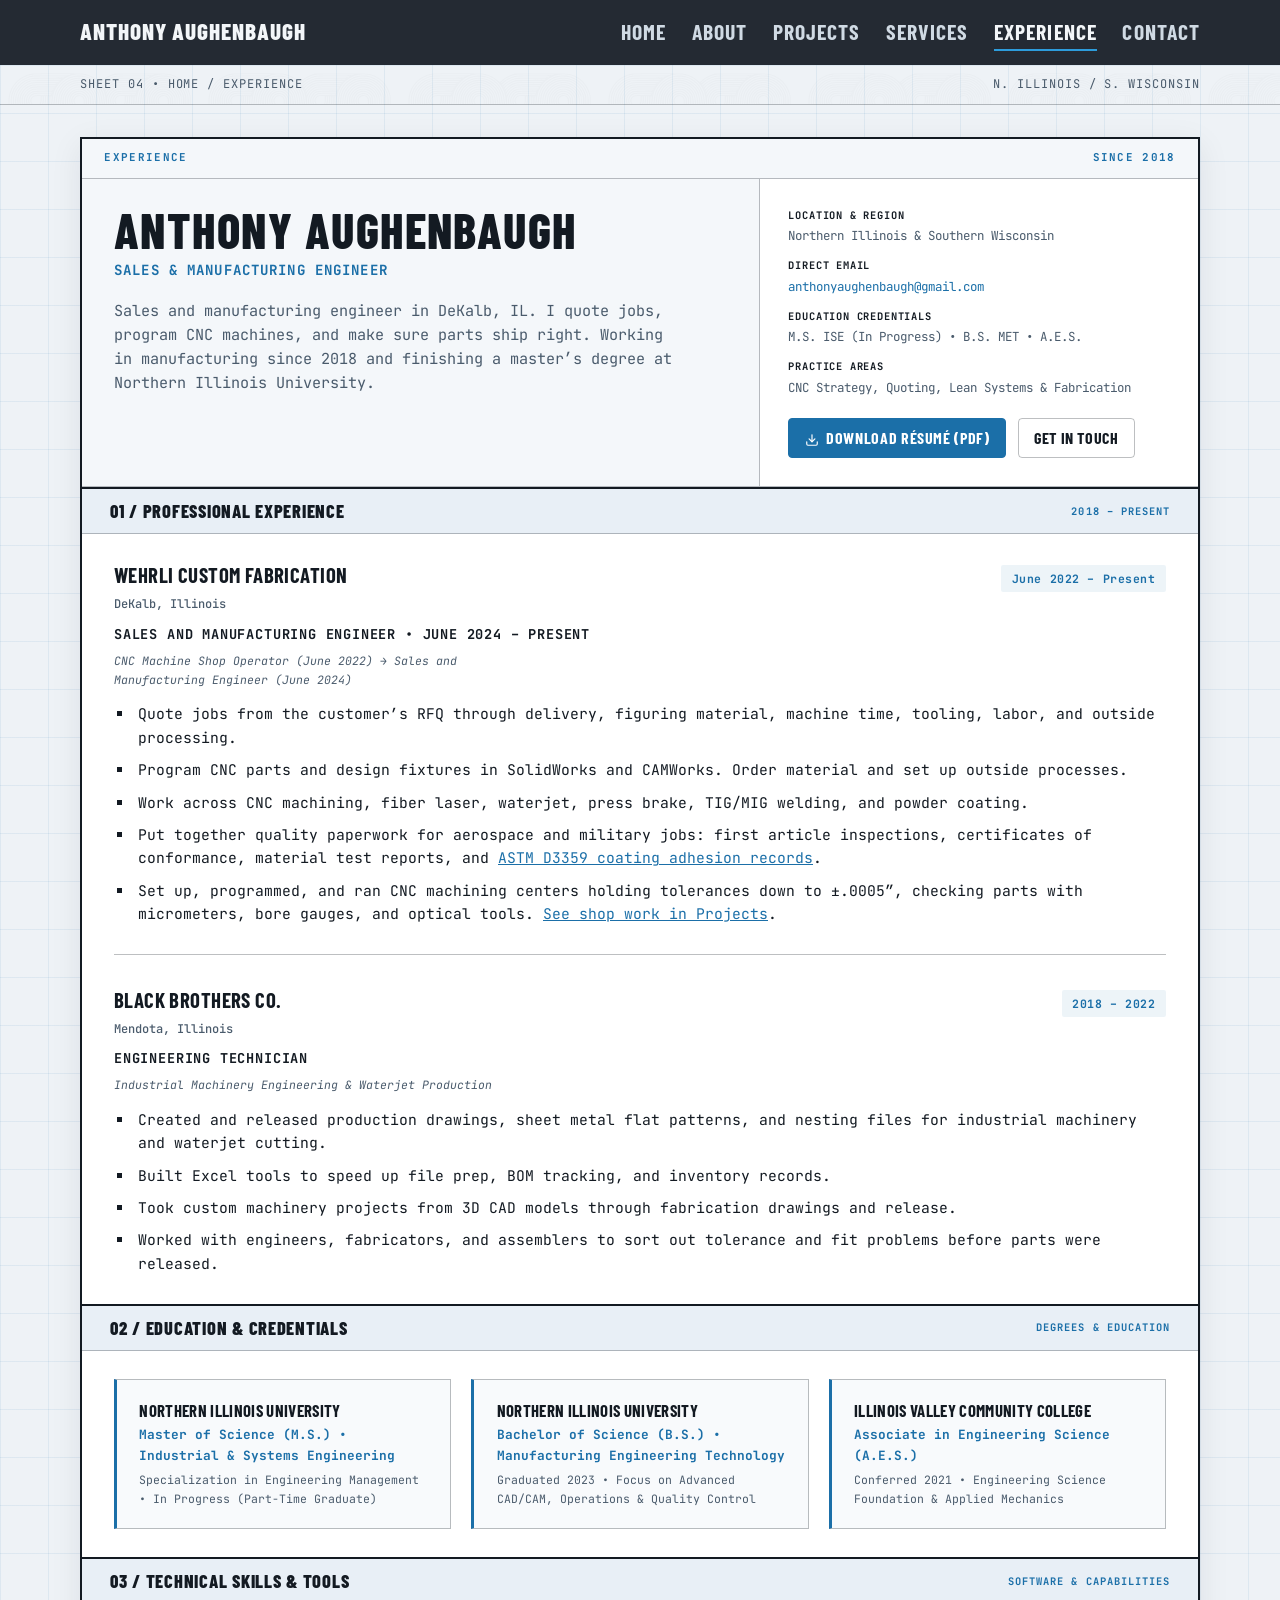
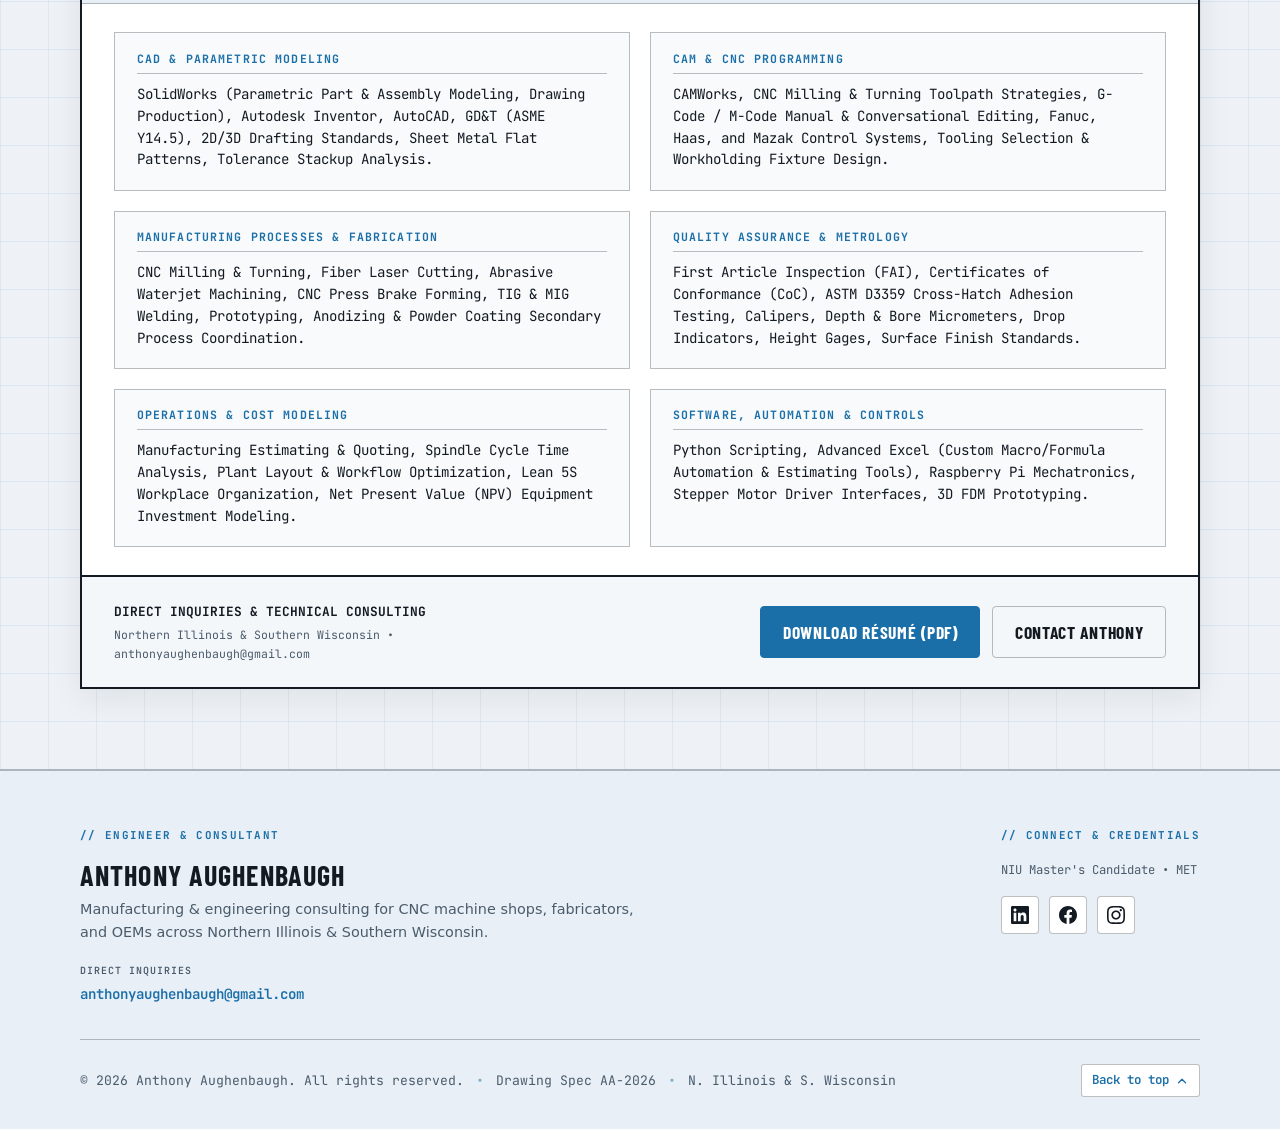
<file: experience.html>
<!DOCTYPE html>
<html lang="en">
<head>
  <meta charset="utf-8">
  <meta name="viewport" content="width=device-width, initial-scale=1">
  <title>Experience &amp; Education | Anthony Aughenbaugh — Manufacturing &amp; Engineering Consulting</title>
  <meta name="description" content="Professional background, degrees, technical certifications, and engineering history of Anthony Aughenbaugh.">
  <link rel="canonical" href="https://anthonyaughenbaugh.com/experience.html">
  <meta name="theme-color" content="#EEF2F6">
  <link rel="preconnect" href="https://fonts.googleapis.com">
  <link rel="preconnect" href="https://fonts.gstatic.com" crossorigin>
  <link href="https://fonts.googleapis.com/css2?family=Barlow+Condensed:wght@600;700&family=JetBrains+Mono:wght@400;600&display=swap" rel="stylesheet">
  <link rel="stylesheet" href="styles.css">
  <script src="main.js" defer></script>
</head>
<body>
  <a class="skip-link" href="#main">Skip to content</a>

  <header class="site-header">
    <div class="wrap header-inner">
      <a class="brand" href="index.html">Anthony Aughenbaugh</a>
      <button class="nav-toggle" aria-expanded="false" aria-controls="site-nav" aria-label="Toggle navigation menu">
        <span class="nav-toggle-box" aria-hidden="true">
          <span class="nav-toggle-line"></span>
          <span class="nav-toggle-line"></span>
          <span class="nav-toggle-line"></span>
        </span>
      </button>
      <nav id="site-nav" class="site-nav" aria-label="Primary">
        <div class="site-nav-header">
          <span class="site-nav-label">Navigation</span>
        </div>
        <ul>
          <li><a href="index.html">Home</a></li>
          <li><a href="about.html">About</a></li>
          <li><a href="projects.html">Projects</a></li>
          <li><a href="services.html">Services</a></li>
          <li><a href="experience.html" aria-current="page">Experience</a></li>
          <li><a href="contact.html">Contact</a></li>
        </ul>
        <div class="site-nav-footer">
          <div class="site-nav-header">
            <span class="site-nav-label">Socials</span>
          </div>
          <div class="site-nav-socials" aria-label="Social media profiles">
            <a href="https://www.linkedin.com/in/anthony-aughenbaugh-09001525a/" target="_blank" rel="noopener noreferrer" class="social-icon-btn" aria-label="LinkedIn">
              <svg viewBox="0 0 24 24" width="18" height="18" fill="currentColor" aria-hidden="true">
                <path d="M20.447 20.452h-3.554v-5.569c0-1.328-.027-3.037-1.852-3.037-1.853 0-2.136 1.445-2.136 2.939v5.667H9.351V9h3.414v1.561h.046c.477-.9 1.637-1.85 3.37-1.85 3.601 0 4.267 2.37 4.267 5.455v6.286zM5.337 7.433c-1.144 0-2.063-.926-2.063-2.065 0-1.138.92-2.063 2.063-2.063 1.14 0 2.064.925 2.064 2.063 0 1.139-.925 2.065-2.064 2.065zm1.782 13.019H3.555V9h3.564v11.452zM22.225 0H1.771C.792 0 0 .774 0 1.729v20.542C0 23.227.792 24 1.771 24h20.451c.979 0 1.778-.773 1.778-1.729V1.73C24 .774 23.205 0 22.225 0z"/>
              </svg>
            </a>
            <a href="https://www.facebook.com/tony.aughenbaugh.7" target="_blank" rel="noopener noreferrer" class="social-icon-btn" aria-label="Facebook">
              <svg viewBox="0 0 24 24" width="18" height="18" fill="currentColor" aria-hidden="true">
                <path d="M24 12.073c0-6.627-5.373-12-12-12s-12 5.373-12 12c0 5.99 4.388 10.954 10.125 11.854v-8.385H7.078v-3.47h3.047V9.43c0-3.007 1.792-4.669 4.533-4.669 1.312 0 2.686.235 2.686.235v2.953H15.83c-1.491 0-1.956.925-1.956 1.874v2.25h3.328l-.532 3.47h-2.796v8.385C19.612 23.027 24 18.062 24 12.073z"/>
              </svg>
            </a>
            <a href="https://www.instagram.com/aughenbaughtony/" target="_blank" rel="noopener noreferrer" class="social-icon-btn" aria-label="Instagram">
              <svg viewBox="0 0 24 24" width="18" height="18" fill="currentColor" aria-hidden="true">
                <path d="M12 2.163c3.204 0 3.584.012 4.85.07 3.252.148 4.771 1.691 4.919 4.919.058 1.265.069 1.645.069 4.849 0 3.205-.012 3.584-.069 4.849-.149 3.225-1.664 4.771-4.919 4.919-1.266.058-1.644.07-4.85.07-3.204 0-3.584-.012-4.849-.07-3.26-.149-4.771-1.699-4.919-4.92-.058-1.265-.07-1.644-.07-4.849 0-3.204.013-3.583.07-4.849.149-3.227 1.664-4.771 4.919-4.919 1.266-.057 1.645-.069 4.849-.069zm0-2.163c-3.259 0-3.667.014-4.947.072-4.358.2-6.78 2.618-6.98 6.98-.059 1.281-.073 1.689-.073 4.948 0 3.259.014 3.668.072 4.948.2 4.358 2.618 6.78 6.98 6.98 1.281.058 1.689.072 4.948.072 3.259 0 3.668-.014 4.948-.072 4.354-.2 6.782-2.618 6.979-6.98.059-1.28.073-1.689.073-4.948 0-3.259-.014-3.667-.072-4.947-.196-4.354-2.617-6.78-6.979-6.98-1.281-.059-1.69-.073-4.949-.073zm0 5.838c-3.403 0-6.162 2.759-6.162 6.162s2.759 6.163 6.162 6.163 6.162-2.759 6.162-6.163c0-3.403-2.759-6.162-6.162-6.162zm0 10.162c-2.209 0-4-1.79-4-4 0-2.209 1.791-4 4-4s4 1.791 4 4c0 2.21-1.791 4-4 4zm6.406-11.845c-.796 0-1.441.645-1.441 1.44s.645 1.44 1.441 1.44c.795 0 1.439-.645 1.439-1.44s-.644-1.44-1.439-1.44z"/>
              </svg>
            </a>
          </div>
        </div>
      </nav>
    </div>
  </header>

  <main id="main" class="main-light">
    <div class="strip"><div class="wrap"><span>Sheet 04 &bull; <a href="index.html">Home</a> / Experience</span><span>N. Illinois / S. Wisconsin</span></div></div>

    <section class="resume-section">
      <div class="wrap">
        <!-- BLUEPRINT RÉSUMÉ SHEET -->
        <article class="resume-sheet">
          
          <!-- RESUME HEADER & TITLE BLOCK -->
          <header class="resume-header">
            <div class="resume-header-top">
              <span>Experience</span>
              <span>Since 2018</span>
            </div>
            <div class="resume-header-body">
              <div class="resume-header-namebox">
                <h1 class="resume-name">Anthony Aughenbaugh</h1>
                <p class="resume-title">Sales &amp; Manufacturing Engineer</p>
                <p class="resume-lead">Sales and manufacturing engineer in DeKalb, IL. I quote jobs, program CNC machines, and make sure parts ship right. Working in manufacturing since 2018 and finishing a master&rsquo;s degree at Northern Illinois University.</p>
              </div>
              <div class="resume-header-meta">
                <ul class="resume-meta-list">
                  <li class="resume-meta-item">
                    <strong>Location &amp; Region</strong>
                    <span>Northern Illinois &amp; Southern Wisconsin</span>
                  </li>
                  <li class="resume-meta-item">
                    <strong>Direct Email</strong>
                    <a href="mailto:anthonyaughenbaugh@gmail.com">anthonyaughenbaugh@gmail.com</a>
                  </li>
                  <li class="resume-meta-item">
                    <strong>Education Credentials</strong>
                    <span>M.S. ISE (In Progress) &bull; B.S. MET &bull; A.E.S.</span>
                  </li>
                  <li class="resume-meta-item">
                    <strong>Practice Areas</strong>
                    <span>CNC Strategy, Quoting, Lean Systems &amp; Fabrication</span>
                  </li>
                </ul>
                <div class="resume-header-actions">
                  <a class="btn btn-small" href="assets/Anthony-Aughenbaugh-Resume.pdf" target="_blank" rel="noopener">
                    <svg viewBox="0 0 24 24" width="14" height="14" fill="none" stroke="currentColor" stroke-width="2" stroke-linecap="round" stroke-linejoin="round" aria-hidden="true" style="margin-right: 4px; vertical-align: middle;"><path d="M21 15v4a2 2 0 0 1-2 2H5a2 2 0 0 1-2-2v-4"/><polyline points="7 10 12 15 17 10"/><line x1="12" x2="12" y1="15" y2="3"/></svg>
                    Download Résumé (PDF)
                  </a>
                  <a class="btn btn-small btn-ghost" href="contact.html">Get in Touch</a>
                </div>
              </div>
            </div>
          </header>

          <!-- 01: PROFESSIONAL EXPERIENCE -->
          <section class="resume-block" aria-labelledby="section-experience">
            <div class="resume-block-head">
              <h2 id="section-experience" class="resume-block-title">01 / Professional Experience</h2>
              <span class="resume-block-tag">2018 &ndash; Present</span>
            </div>
            <div class="resume-block-body">

              <!-- Role 1: Wehrli Custom Fab -->
              <article class="resume-role">
                <div class="resume-role-header">
                  <div>
                    <h3 class="resume-role-company">Wehrli Custom Fabrication</h3>
                    <span class="resume-role-location">DeKalb, Illinois</span>
                  </div>
                  <span class="resume-role-dates">June 2022 &ndash; Present</span>
                </div>
                <p class="resume-role-title">Sales and Manufacturing Engineer &bull; June 2024 &ndash; Present</p>
                <p class="resume-role-subline">CNC Machine Shop Operator (June 2022) &rarr; Sales and Manufacturing Engineer (June 2024)</p>
                <ul class="resume-bullets">
                  <li>Quote jobs from the customer&rsquo;s RFQ through delivery, figuring material, machine time, tooling, labor, and outside processing.</li>
                  <li>Program CNC parts and design fixtures in SolidWorks and CAMWorks. Order material and set up outside processes.</li>
                  <li>Work across CNC machining, fiber laser, waterjet, press brake, TIG/MIG welding, and powder coating.</li>
                  <li>Put together quality paperwork for aerospace and military jobs: first article inspections, certificates of conformance, material test reports, and <a href="projects.html">ASTM D3359 coating adhesion records</a>.</li>
                  <li>Set up, programmed, and ran CNC machining centers holding tolerances down to &plusmn;.0005&Prime;, checking parts with micrometers, bore gauges, and optical tools. <a href="projects.html">See shop work in Projects</a>.</li>
                </ul>
              </article>

              <!-- Role 2: Black Brothers Co. -->
              <article class="resume-role">
                <div class="resume-role-header">
                  <div>
                    <h3 class="resume-role-company">Black Brothers Co.</h3>
                    <span class="resume-role-location">Mendota, Illinois</span>
                  </div>
                  <span class="resume-role-dates">2018 &ndash; 2022</span>
                </div>
                <p class="resume-role-title">Engineering Technician</p>
                <p class="resume-role-subline">Industrial Machinery Engineering &amp; Waterjet Production</p>
                <ul class="resume-bullets">
                  <li>Created and released production drawings, sheet metal flat patterns, and nesting files for industrial machinery and waterjet cutting.</li>
                  <li>Built Excel tools to speed up file prep, BOM tracking, and inventory records.</li>
                  <li>Took custom machinery projects from 3D CAD models through fabrication drawings and release.</li>
                  <li>Worked with engineers, fabricators, and assemblers to sort out tolerance and fit problems before parts were released.</li>
                </ul>
              </article>

            </div>
          </section>

          <!-- 02: EDUCATION & CREDENTIALS -->
          <section class="resume-block" aria-labelledby="section-education">
            <div class="resume-block-head">
              <h2 id="section-education" class="resume-block-title">02 / Education &amp; Credentials</h2>
              <span class="resume-block-tag">Degrees &amp; Education</span>
            </div>
            <div class="resume-block-body">
              <div class="resume-edu-grid">
                
                <div class="resume-edu-card">
                  <h3 class="resume-edu-school">Northern Illinois University</h3>
                  <p class="resume-edu-degree">Master of Science (M.S.) &bull; Industrial &amp; Systems Engineering</p>
                  <p class="resume-edu-note">Specialization in Engineering Management &bull; In Progress (Part-Time Graduate)</p>
                </div>

                <div class="resume-edu-card">
                  <h3 class="resume-edu-school">Northern Illinois University</h3>
                  <p class="resume-edu-degree">Bachelor of Science (B.S.) &bull; Manufacturing Engineering Technology</p>
                  <p class="resume-edu-note">Graduated 2023 &bull; Focus on Advanced CAD/CAM, Operations &amp; Quality Control</p>
                </div>

                <div class="resume-edu-card">
                  <h3 class="resume-edu-school">Illinois Valley Community College</h3>
                  <p class="resume-edu-degree">Associate in Engineering Science (A.E.S.)</p>
                  <p class="resume-edu-note">Conferred 2021 &bull; Engineering Science Foundation &amp; Applied Mechanics</p>
                </div>

              </div>
            </div>
          </section>

          <!-- 03: TECHNICAL COMPETENCIES -->
          <section class="resume-block" aria-labelledby="section-skills">
            <div class="resume-block-head">
              <h2 id="section-skills" class="resume-block-title">03 / Technical Skills &amp; Tools</h2>
              <span class="resume-block-tag">Software &amp; Capabilities</span>
            </div>
            <div class="resume-block-body">
              <div class="resume-skills-grid">
                
                <div class="resume-skill-cat">
                  <h3 class="resume-skill-cat-title">CAD &amp; Parametric Modeling</h3>
                  <p>SolidWorks (Parametric Part &amp; Assembly Modeling, Drawing Production), Autodesk Inventor, AutoCAD, GD&amp;T (ASME Y14.5), 2D/3D Drafting Standards, Sheet Metal Flat Patterns, Tolerance Stackup Analysis.</p>
                </div>

                <div class="resume-skill-cat">
                  <h3 class="resume-skill-cat-title">CAM &amp; CNC Programming</h3>
                  <p>CAMWorks, CNC Milling &amp; Turning Toolpath Strategies, G-Code / M-Code Manual &amp; Conversational Editing, Fanuc, Haas, and Mazak Control Systems, Tooling Selection &amp; Workholding Fixture Design.</p>
                </div>

                <div class="resume-skill-cat">
                  <h3 class="resume-skill-cat-title">Manufacturing Processes &amp; Fabrication</h3>
                  <p>CNC Milling &amp; Turning, Fiber Laser Cutting, Abrasive Waterjet Machining, CNC Press Brake Forming, TIG &amp; MIG Welding, Prototyping, Anodizing &amp; Powder Coating Secondary Process Coordination.</p>
                </div>

                <div class="resume-skill-cat">
                  <h3 class="resume-skill-cat-title">Quality Assurance &amp; Metrology</h3>
                  <p>First Article Inspection (FAI), Certificates of Conformance (CoC), ASTM D3359 Cross-Hatch Adhesion Testing, Calipers, Depth &amp; Bore Micrometers, Drop Indicators, Height Gages, Surface Finish Standards.</p>
                </div>

                <div class="resume-skill-cat">
                  <h3 class="resume-skill-cat-title">Operations &amp; Cost Modeling</h3>
                  <p>Manufacturing Estimating &amp; Quoting, Spindle Cycle Time Analysis, Plant Layout &amp; Workflow Optimization, Lean 5S Workplace Organization, Net Present Value (NPV) Equipment Investment Modeling.</p>
                </div>

                <div class="resume-skill-cat">
                  <h3 class="resume-skill-cat-title">Software, Automation &amp; Controls</h3>
                  <p>Python Scripting, Advanced Excel (Custom Macro/Formula Automation &amp; Estimating Tools), Raspberry Pi Mechatronics, Stepper Motor Driver Interfaces, 3D FDM Prototyping.</p>
                </div>

              </div>
            </div>
          </section>

          <!-- BOTTOM ACTION STRIP -->
          <div class="resume-block" style="background: #F4F7FA; padding: 1.5rem 2rem; display: flex; justify-content: space-between; align-items: center; flex-wrap: wrap; gap: 1rem;">
            <div>
              <p style="font-family: var(--mono); font-size: 0.8rem; font-weight: 700; color: var(--text); margin: 0 0 0.2rem 0; text-transform: uppercase;">Direct Inquiries &amp; Technical Consulting</p>
              <p style="font-family: var(--mono); font-size: 0.72rem; color: var(--text-2); margin: 0;">Northern Illinois &amp; Southern Wisconsin &bull; anthonyaughenbaugh@gmail.com</p>
            </div>
            <div style="display: flex; gap: 0.75rem; flex-wrap: wrap;">
              <a class="btn" href="assets/Anthony-Aughenbaugh-Resume.pdf" target="_blank" rel="noopener">Download Résumé (PDF)</a>
              <a class="btn btn-ghost" href="contact.html">Contact Anthony</a>
            </div>
          </div>

        </article>
      </div>
    </section>
  </main>

  <footer class="site-footer">
    <div class="wrap">
      <div class="footer-tblock">
        <div class="footer-col footer-col-brand">
          <span class="footer-label">// ENGINEER &amp; CONSULTANT</span>
          <h3 class="footer-name">Anthony Aughenbaugh</h3>
          <p class="footer-bio">Manufacturing &amp; engineering consulting for CNC machine shops, fabricators, and OEMs across Northern Illinois &amp; Southern Wisconsin.</p>
          <div class="footer-contact-item">
            <span class="footer-contact-label">DIRECT INQUIRIES</span>
            <a href="mailto:anthonyaughenbaugh@gmail.com" class="footer-email-link">anthonyaughenbaugh@gmail.com</a>
          </div>
        </div>

        <div class="footer-col footer-col-connect">
          <span class="footer-label">// CONNECT &amp; CREDENTIALS</span>
          <p class="footer-region">NIU Master's Candidate &bull; MET</p>
          <div class="footer-socials" aria-label="Social media profiles">
            <a href="https://www.linkedin.com/in/anthony-aughenbaugh-09001525a/" target="_blank" rel="noopener noreferrer" class="social-icon-btn" aria-label="LinkedIn">
              <svg viewBox="0 0 24 24" width="18" height="18" fill="currentColor" aria-hidden="true">
                <path d="M20.447 20.452h-3.554v-5.569c0-1.328-.027-3.037-1.852-3.037-1.853 0-2.136 1.445-2.136 2.939v5.667H9.351V9h3.414v1.561h.046c.477-.9 1.637-1.85 3.37-1.85 3.601 0 4.267 2.37 4.267 5.455v6.286zM5.337 7.433c-1.144 0-2.063-.926-2.063-2.065 0-1.138.92-2.063 2.063-2.063 1.14 0 2.064.925 2.064 2.063 0 1.139-.925 2.065-2.064 2.065zm1.782 13.019H3.555V9h3.564v11.452zM22.225 0H1.771C.792 0 0 .774 0 1.729v20.542C0 23.227.792 24 1.771 24h20.451c.979 0 1.778-.773 1.778-1.729V1.73C24 .774 23.205 0 22.225 0z"/>
              </svg>
            </a>
            <a href="https://www.facebook.com/tony.aughenbaugh.7" target="_blank" rel="noopener noreferrer" class="social-icon-btn" aria-label="Facebook">
              <svg viewBox="0 0 24 24" width="18" height="18" fill="currentColor" aria-hidden="true">
                <path d="M24 12.073c0-6.627-5.373-12-12-12s-12 5.373-12 12c0 5.99 4.388 10.954 10.125 11.854v-8.385H7.078v-3.47h3.047V9.43c0-3.007 1.792-4.669 4.533-4.669 1.312 0 2.686.235 2.686.235v2.953H15.83c-1.491 0-1.956.925-1.956 1.874v2.25h3.328l-.532 3.47h-2.796v8.385C19.612 23.027 24 18.062 24 12.073z"/>
              </svg>
            </a>
            <a href="https://www.instagram.com/aughenbaughtony/" target="_blank" rel="noopener noreferrer" class="social-icon-btn" aria-label="Instagram">
              <svg viewBox="0 0 24 24" width="18" height="18" fill="currentColor" aria-hidden="true">
                <path d="M12 2.163c3.204 0 3.584.012 4.85.07 3.252.148 4.771 1.691 4.919 4.919.058 1.265.069 1.645.069 4.849 0 3.205-.012 3.584-.069 4.849-.149 3.225-1.664 4.771-4.919 4.919-1.266.058-1.644.07-4.85.07-3.204 0-3.584-.012-4.849-.07-3.26-.149-4.771-1.699-4.919-4.92-.058-1.265-.07-1.644-.07-4.849 0-3.204.013-3.583.07-4.849.149-3.227 1.664-4.771 4.919-4.919 1.266-.057 1.645-.069 4.849-.069zm0-2.163c-3.259 0-3.667.014-4.947.072-4.358.2-6.78 2.618-6.98 6.98-.059 1.281-.073 1.689-.073 4.948 0 3.259.014 3.668.072 4.948.2 4.358 2.618 6.78 6.98 6.98 1.281.058 1.689.072 4.948.072 3.259 0 3.668-.014 4.948-.072 4.354-.2 6.782-2.618 6.979-6.98.059-1.28.073-1.689.073-4.948 0-3.259-.014-3.667-.072-4.947-.196-4.354-2.617-6.78-6.979-6.98-1.281-.059-1.69-.073-4.949-.073zm0 5.838c-3.403 0-6.162 2.759-6.162 6.162s2.759 6.163 6.162 6.163 6.162-2.759 6.162-6.163c0-3.403-2.759-6.162-6.162-6.162zm0 10.162c-2.209 0-4-1.79-4-4 0-2.209 1.791-4 4-4s4 1.791 4 4c0 2.21-1.791 4-4 4zm6.406-11.845c-.796 0-1.441.645-1.441 1.44s.645 1.44 1.441 1.44c.795 0 1.439-.645 1.439-1.44s-.644-1.44-1.439-1.44z"/>
              </svg>
            </a>
          </div>
        </div>
      </div>

      <div class="footer-meta-strip">
        <div class="footer-meta-left">
          <span>&copy; <span id="year">2026</span> Anthony Aughenbaugh. All rights reserved.</span>
          <span class="footer-meta-divider" aria-hidden="true">&bull;</span>
          <span>Drawing Spec AA-2026</span>
          <span class="footer-meta-divider" aria-hidden="true">&bull;</span>
          <span>N. Illinois &amp; S. Wisconsin</span>
        </div>
        <div class="footer-meta-right">
          <a href="#main" class="footer-back-top" aria-label="Back to top of page">
            <span>Back to top</span>
            <svg viewBox="0 0 24 24" width="14" height="14" fill="none" stroke="currentColor" stroke-width="2.2" stroke-linecap="round" stroke-linejoin="round" aria-hidden="true"><path d="m18 15-6-6-6 6"/></svg>
          </a>
        </div>
      </div>
    </div>
  </footer>
</body>
</html>
</file>
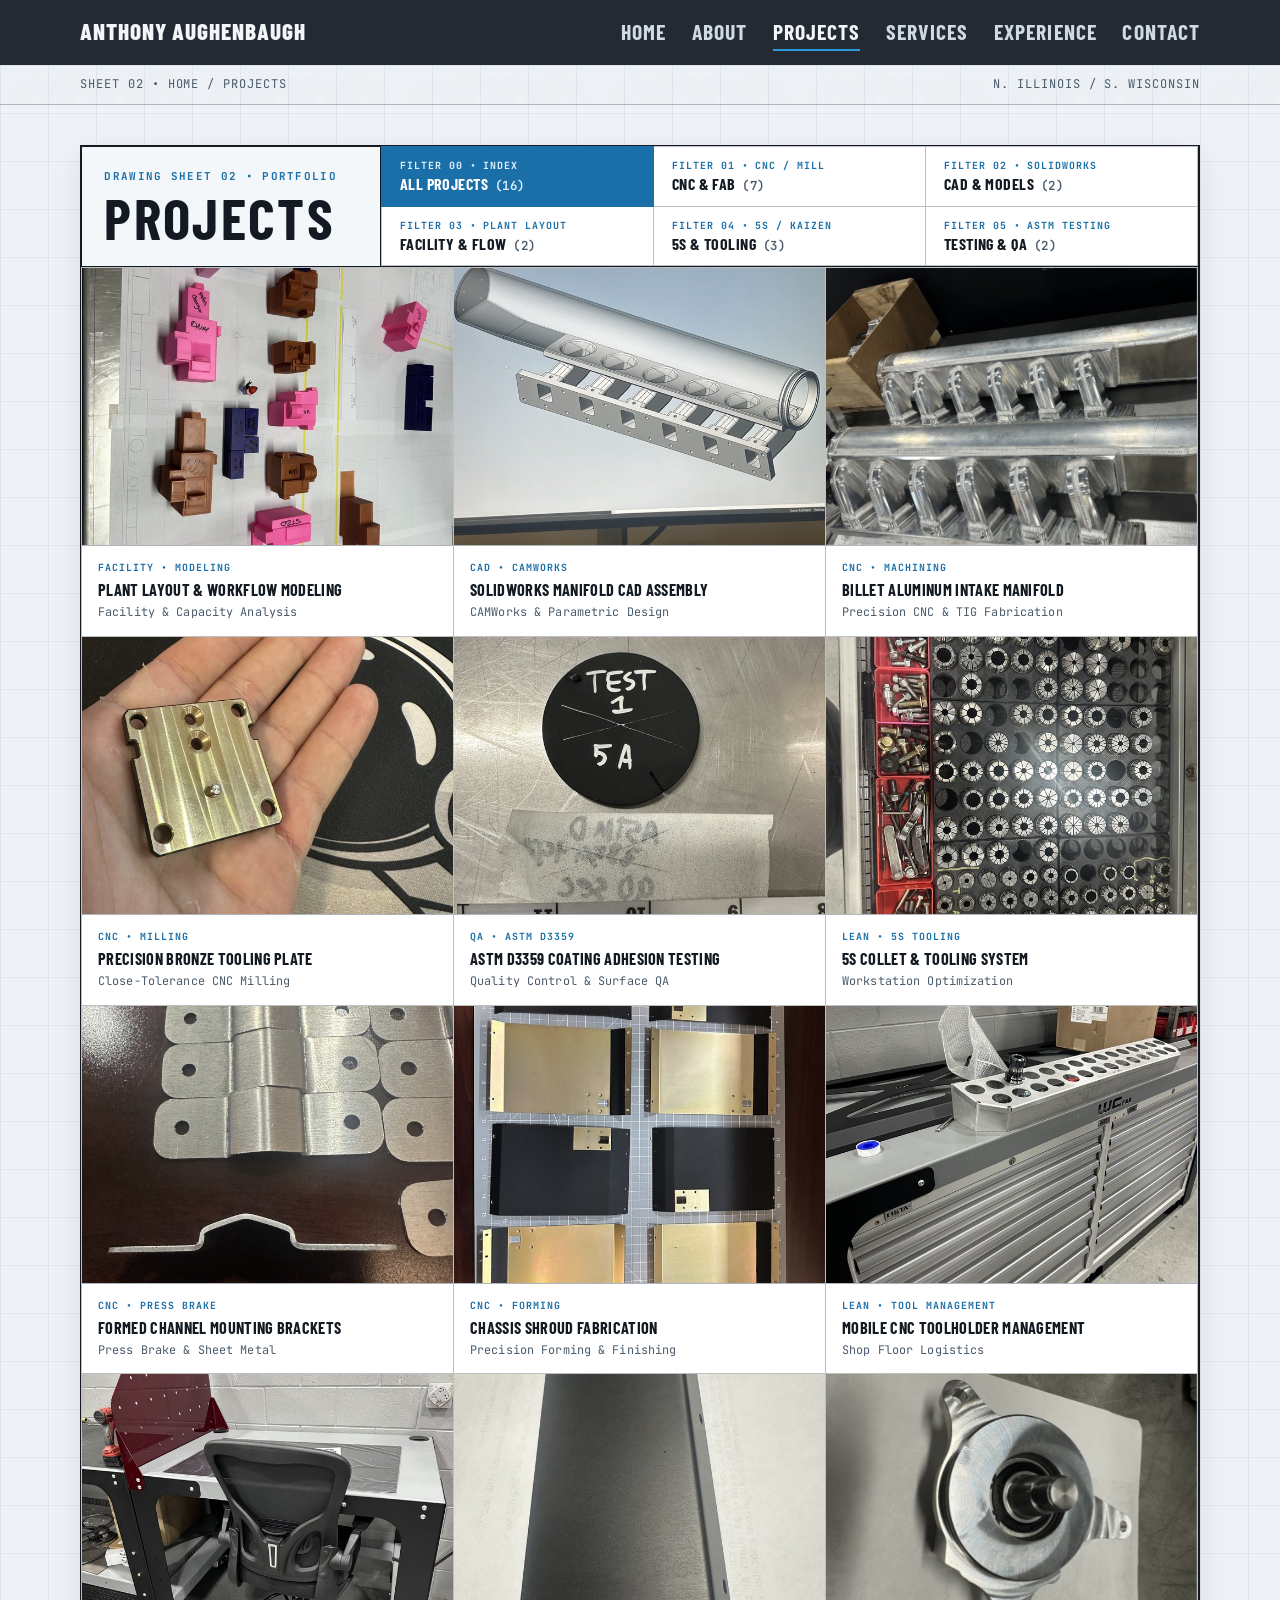
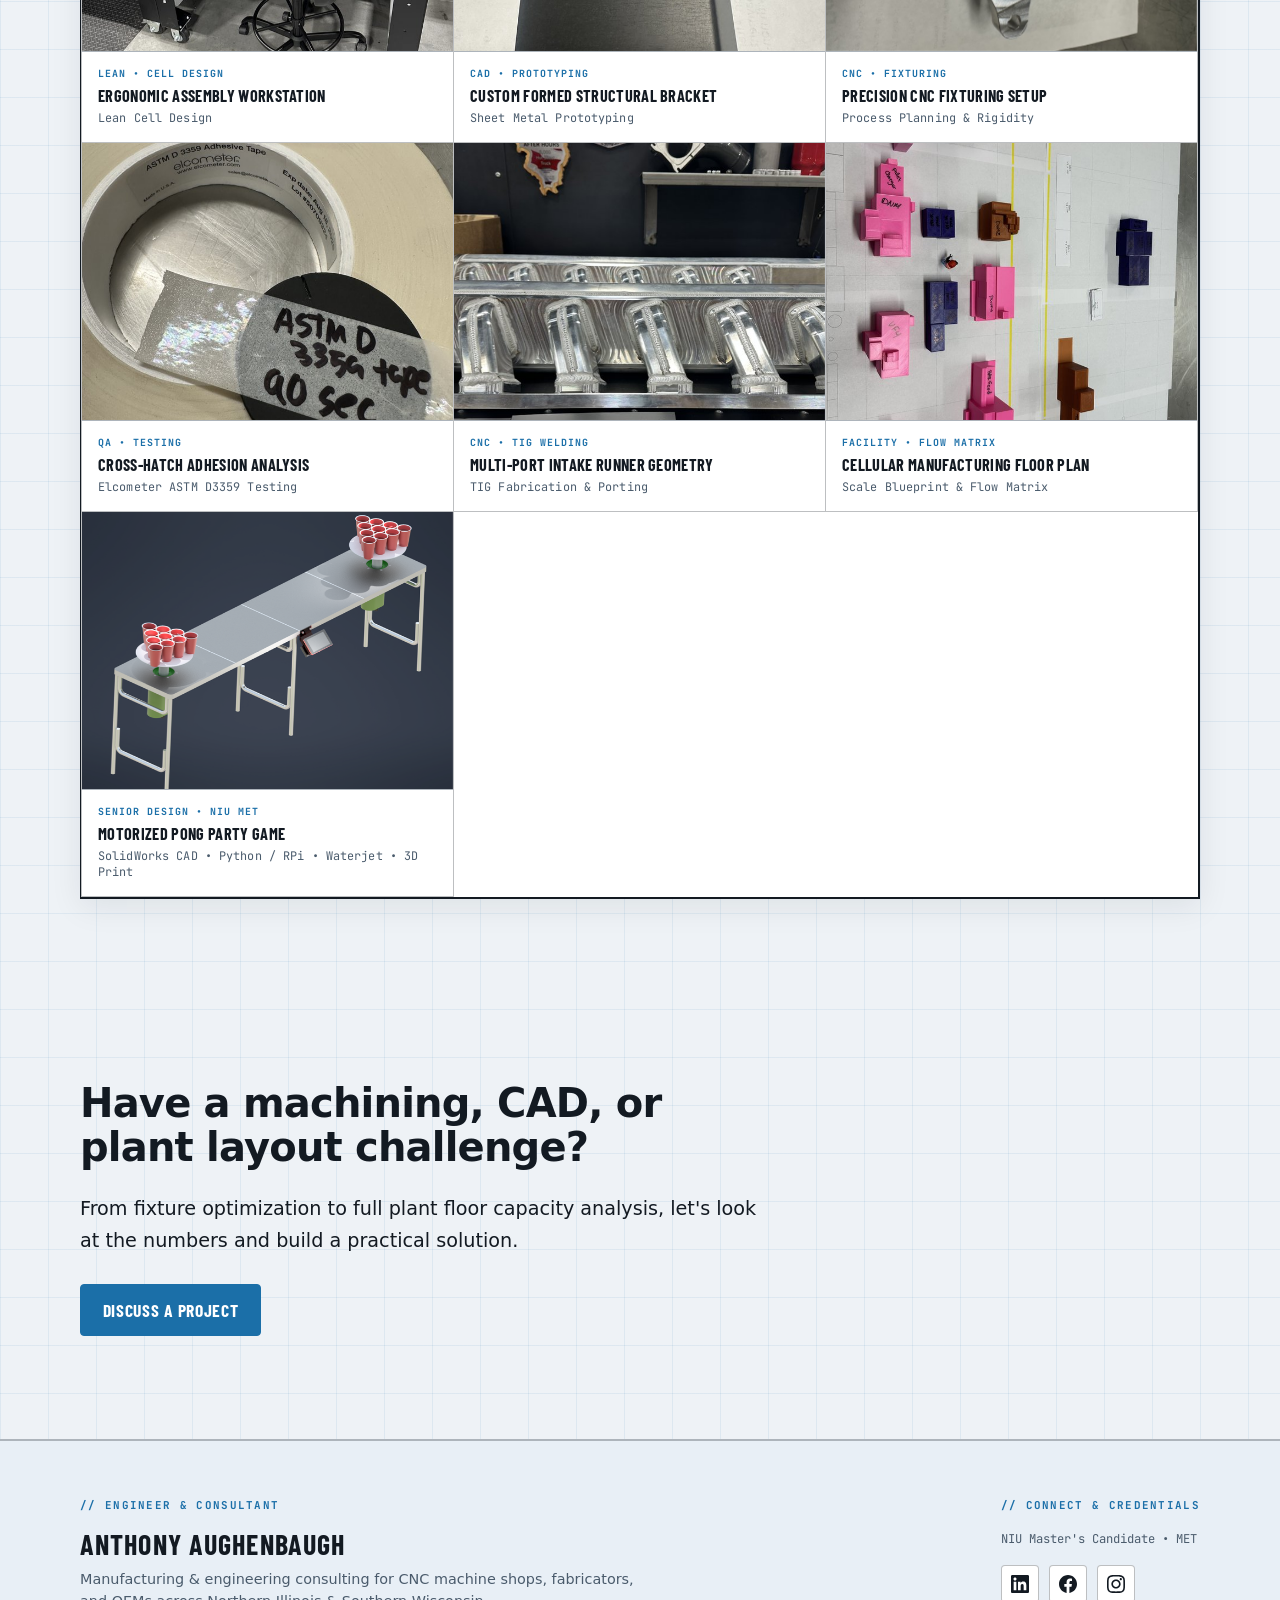
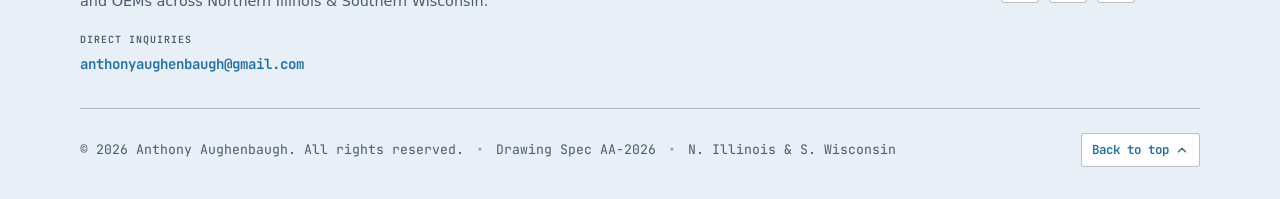
<file: projects.html>
<!DOCTYPE html>
<html lang="en">
<head>
  <meta charset="utf-8">
  <meta name="viewport" content="width=device-width, initial-scale=1">
  <title>Projects &amp; Gallery | Anthony Aughenbaugh — Manufacturing &amp; Engineering Consulting</title>
  <meta name="description" content="Engineering and manufacturing gallery featuring CNC machining, CAD/CAM models, facility layouts, tooling systems, and quality inspection across Northern Illinois.">
  <link rel="canonical" href="https://anthonyaughenbaugh.com/projects.html">
  <meta name="theme-color" content="#EEF2F6">
  <link rel="preconnect" href="https://fonts.googleapis.com">
  <link rel="preconnect" href="https://fonts.gstatic.com" crossorigin>
  <link href="https://fonts.googleapis.com/css2?family=Barlow+Condensed:wght@600;700&family=JetBrains+Mono:wght@400;600&display=swap" rel="stylesheet">
  <link rel="stylesheet" href="styles.css">
  <script src="main.js" defer></script>
</head>
<body>
  <a class="skip-link" href="#main">Skip to content</a>

  <header class="site-header">
    <div class="wrap header-inner">
      <a class="brand" href="index.html">Anthony Aughenbaugh</a>
      <button class="nav-toggle" aria-expanded="false" aria-controls="site-nav" aria-label="Toggle navigation menu">
        <span class="nav-toggle-box" aria-hidden="true">
          <span class="nav-toggle-line"></span>
          <span class="nav-toggle-line"></span>
          <span class="nav-toggle-line"></span>
        </span>
      </button>
      <nav id="site-nav" class="site-nav" aria-label="Primary">
        <div class="site-nav-header">
          <span class="site-nav-label">Navigation</span>
        </div>
        <ul>
          <li><a href="index.html">Home</a></li>
          <li><a href="about.html">About</a></li>
          <li><a href="projects.html" aria-current="page">Projects</a></li>
          <li><a href="services.html">Services</a></li>
          <li><a href="experience.html">Experience</a></li>
          <li><a href="contact.html">Contact</a></li>
        </ul>
        <div class="site-nav-footer">
          <div class="site-nav-header">
            <span class="site-nav-label">Socials</span>
          </div>
          <div class="site-nav-socials" aria-label="Social media profiles">
            <a href="https://www.linkedin.com/in/anthony-aughenbaugh-09001525a/" target="_blank" rel="noopener noreferrer" class="social-icon-btn" aria-label="LinkedIn">
              <svg viewBox="0 0 24 24" width="18" height="18" fill="currentColor" aria-hidden="true">
                <path d="M20.447 20.452h-3.554v-5.569c0-1.328-.027-3.037-1.852-3.037-1.853 0-2.136 1.445-2.136 2.939v5.667H9.351V9h3.414v1.561h.046c.477-.9 1.637-1.85 3.37-1.85 3.601 0 4.267 2.37 4.267 5.455v6.286zM5.337 7.433c-1.144 0-2.063-.926-2.063-2.065 0-1.138.92-2.063 2.063-2.063 1.14 0 2.064.925 2.064 2.063 0 1.139-.925 2.065-2.064 2.065zm1.782 13.019H3.555V9h3.564v11.452zM22.225 0H1.771C.792 0 0 .774 0 1.729v20.542C0 23.227.792 24 1.771 24h20.451c.979 0 1.778-.773 1.778-1.729V1.73C24 .774 23.205 0 22.225 0z"/>
              </svg>
            </a>
            <a href="https://www.facebook.com/tony.aughenbaugh.7" target="_blank" rel="noopener noreferrer" class="social-icon-btn" aria-label="Facebook">
              <svg viewBox="0 0 24 24" width="18" height="18" fill="currentColor" aria-hidden="true">
                <path d="M24 12.073c0-6.627-5.373-12-12-12s-12 5.373-12 12c0 5.99 4.388 10.954 10.125 11.854v-8.385H7.078v-3.47h3.047V9.43c0-3.007 1.792-4.669 4.533-4.669 1.312 0 2.686.235 2.686.235v2.953H15.83c-1.491 0-1.956.925-1.956 1.874v2.25h3.328l-.532 3.47h-2.796v8.385C19.612 23.027 24 18.062 24 12.073z"/>
              </svg>
            </a>
            <a href="https://www.instagram.com/aughenbaughtony/" target="_blank" rel="noopener noreferrer" class="social-icon-btn" aria-label="Instagram">
              <svg viewBox="0 0 24 24" width="18" height="18" fill="currentColor" aria-hidden="true">
                <path d="M12 2.163c3.204 0 3.584.012 4.85.07 3.252.148 4.771 1.691 4.919 4.919.058 1.265.069 1.645.069 4.849 0 3.205-.012 3.584-.069 4.849-.149 3.225-1.664 4.771-4.919 4.919-1.266.058-1.644.07-4.85.07-3.204 0-3.584-.012-4.849-.07-3.26-.149-4.771-1.699-4.919-4.92-.058-1.265-.07-1.644-.07-4.849 0-3.204.013-3.583.07-4.849.149-3.227 1.664-4.771 4.919-4.919 1.266-.057 1.645-.069 4.849-.069zm0-2.163c-3.259 0-3.667.014-4.947.072-4.358.2-6.78 2.618-6.98 6.98-.059 1.281-.073 1.689-.073 4.948 0 3.259.014 3.668.072 4.948.2 4.358 2.618 6.78 6.98 6.98 1.281.058 1.689.072 4.948.072 3.259 0 3.668-.014 4.948-.072 4.354-.2 6.782-2.618 6.979-6.98.059-1.28.073-1.689.073-4.948 0-3.259-.014-3.667-.072-4.947-.196-4.354-2.617-6.78-6.979-6.98-1.281-.059-1.69-.073-4.949-.073zm0 5.838c-3.403 0-6.162 2.759-6.162 6.162s2.759 6.163 6.162 6.163 6.162-2.759 6.162-6.163c0-3.403-2.759-6.162-6.162-6.162zm0 10.162c-2.209 0-4-1.79-4-4 0-2.209 1.791-4 4-4s4 1.791 4 4c0 2.21-1.791 4-4 4zm6.406-11.845c-.796 0-1.441.645-1.441 1.44s.645 1.44 1.441 1.44c.795 0 1.439-.645 1.439-1.44s-.644-1.44-1.439-1.44z"/>
              </svg>
            </a>
          </div>
        </div>
      </nav>
    </div>
  </header>

  <main id="main" class="main-light">
    <div class="strip"><div class="wrap"><span>Sheet 02 &bull; <a href="index.html">Home</a> / Projects</span><span>N. Illinois / S. Wisconsin</span></div></div>

    <section class="gallery-section">
      <div class="wrap">
        <!-- TITLE BLOCK GALLERY SHEET -->
        <div class="gallery-sheet">
          <!-- Top Title Cell & Interactive Filter Switchboard -->
          <div class="gallery-tblock-header">
            <div class="gallery-tblock-title">
              <small>Drawing Sheet 02 &bull; Portfolio</small>
              <strong>PROJECTS</strong>
            </div>
            <div class="gallery-tblock-filters" role="toolbar" aria-label="Filter projects by discipline">
              <button type="button" class="filter-cell active" data-filter="all">
                <small>FILTER 00 &bull; INDEX</small>
                <span>All Projects <b class="cell-count">(16)</b></span>
              </button>
              <button type="button" class="filter-cell" data-filter="cnc">
                <small>FILTER 01 &bull; CNC / MILL</small>
                <span>CNC &amp; Fab <b class="cell-count">(7)</b></span>
              </button>
              <button type="button" class="filter-cell" data-filter="cad">
                <small>FILTER 02 &bull; SOLIDWORKS</small>
                <span>CAD &amp; Models <b class="cell-count">(2)</b></span>
              </button>
              <button type="button" class="filter-cell" data-filter="facility">
                <small>FILTER 03 &bull; PLANT LAYOUT</small>
                <span>Facility &amp; Flow <b class="cell-count">(2)</b></span>
              </button>
              <button type="button" class="filter-cell" data-filter="lean">
                <small>FILTER 04 &bull; 5S / KAIZEN</small>
                <span>5S &amp; Tooling <b class="cell-count">(3)</b></span>
              </button>
              <button type="button" class="filter-cell" data-filter="quality">
                <small>FILTER 05 &bull; ASTM TESTING</small>
                <span>Testing &amp; QA <b class="cell-count">(2)</b></span>
              </button>
            </div>
          </div>

          <!-- Project Items Grid: images and small descriptor cells with text -->
          <div class="gallery-tblock-grid" id="project-gallery">
            
            <!-- Card 1: Facility Modeling -->
            <article class="gallery-card" data-category="facility">
              <button type="button" class="gallery-card-trigger" aria-haspopup="dialog" aria-label="Expand project: Plant Layout &amp; Workflow Modeling">
                <div class="gallery-img-box">
                  <img class="gallery-img" src="assets/photos/thumbs/IMG_5509.jpeg" data-full="assets/photos/IMG_5509.jpeg" alt="Scale 3D printed miniature CNC machines on blueprint grid with shop floor layout" width="900" height="675" loading="eager" decoding="async">
                  <span class="gallery-zoom-hint" aria-hidden="true">
                    <svg viewBox="0 0 24 24" width="14" height="14" fill="none" stroke="currentColor" stroke-width="2" stroke-linecap="round" stroke-linejoin="round"><circle cx="11" cy="11" r="8"/><path d="m21 21-4.35-4.35"/><path d="M11 8v6M8 11h6"/></svg>
                    <span>EXPAND</span>
                  </span>
                </div>
                <div class="gallery-desc-cell">
                  <small class="gallery-cat">FACILITY &bull; MODELING</small>
                  <h3 class="gallery-title">Plant Layout &amp; Workflow Modeling</h3>
                  <p class="gallery-tag">Facility &amp; Capacity Analysis</p>
                </div>
              </button>
            </article>

            <!-- Card 2: SolidWorks CAD -->
            <article class="gallery-card" data-category="cad">
              <button type="button" class="gallery-card-trigger" aria-haspopup="dialog" aria-label="Expand project: SolidWorks Manifold CAD Assembly">
                <div class="gallery-img-box">
                  <img class="gallery-img" src="assets/photos/thumbs/IMG_5659.jpeg" data-full="assets/photos/IMG_5659.jpeg" alt="SolidWorks CAD 3D model of custom intake manifold assembly" width="900" height="675" loading="eager" decoding="async">
                  <span class="gallery-zoom-hint" aria-hidden="true">
                    <svg viewBox="0 0 24 24" width="14" height="14" fill="none" stroke="currentColor" stroke-width="2" stroke-linecap="round" stroke-linejoin="round"><circle cx="11" cy="11" r="8"/><path d="m21 21-4.35-4.35"/><path d="M11 8v6M8 11h6"/></svg>
                    <span>EXPAND</span>
                  </span>
                </div>
                <div class="gallery-desc-cell">
                  <small class="gallery-cat">CAD &bull; CAMWORKS</small>
                  <h3 class="gallery-title">SolidWorks Manifold CAD Assembly</h3>
                  <p class="gallery-tag">CAMWorks &amp; Parametric Design</p>
                </div>
              </button>
            </article>

            <!-- Card 3: Billet Intake Manifold -->
            <article class="gallery-card" data-category="cnc">
              <button type="button" class="gallery-card-trigger" aria-haspopup="dialog" aria-label="Expand project: Billet Aluminum Intake Manifold">
                <div class="gallery-img-box">
                  <img class="gallery-img" src="assets/photos/thumbs/IMG_5998.jpeg" data-full="assets/photos/IMG_5998.jpeg" alt="TIG welded aluminum custom intake manifold with CNC machined runners" width="900" height="675" loading="eager" decoding="async">
                  <span class="gallery-zoom-hint" aria-hidden="true">
                    <svg viewBox="0 0 24 24" width="14" height="14" fill="none" stroke="currentColor" stroke-width="2" stroke-linecap="round" stroke-linejoin="round"><circle cx="11" cy="11" r="8"/><path d="m21 21-4.35-4.35"/><path d="M11 8v6M8 11h6"/></svg>
                    <span>EXPAND</span>
                  </span>
                </div>
                <div class="gallery-desc-cell">
                  <small class="gallery-cat">CNC &bull; MACHINING</small>
                  <h3 class="gallery-title">Billet Aluminum Intake Manifold</h3>
                  <p class="gallery-tag">Precision CNC &amp; TIG Fabrication</p>
                </div>
              </button>
            </article>

            <!-- Card 4: Bronze Plate -->
            <article class="gallery-card" data-category="cnc">
              <button type="button" class="gallery-card-trigger" aria-haspopup="dialog" aria-label="Expand project: Precision Bronze Tooling Plate">
                <div class="gallery-img-box">
                  <img class="gallery-img" src="assets/photos/thumbs/IMG_5954.jpeg" data-full="assets/photos/IMG_5954.jpeg" alt="Precision milled bronze plate with dowel pin and countersunk holes" width="900" height="675" loading="lazy" decoding="async">
                  <span class="gallery-zoom-hint" aria-hidden="true">
                    <svg viewBox="0 0 24 24" width="14" height="14" fill="none" stroke="currentColor" stroke-width="2" stroke-linecap="round" stroke-linejoin="round"><circle cx="11" cy="11" r="8"/><path d="m21 21-4.35-4.35"/><path d="M11 8v6M8 11h6"/></svg>
                    <span>EXPAND</span>
                  </span>
                </div>
                <div class="gallery-desc-cell">
                  <small class="gallery-cat">CNC &bull; MILLING</small>
                  <h3 class="gallery-title">Precision Bronze Tooling Plate</h3>
                  <p class="gallery-tag">Close-Tolerance CNC Milling</p>
                </div>
              </button>
            </article>

            <!-- Card 5: ASTM D3359 Adhesion Testing -->
            <article class="gallery-card" data-category="quality">
              <button type="button" class="gallery-card-trigger" aria-haspopup="dialog" aria-label="Expand project: ASTM D3359 Coating Adhesion Testing">
                <div class="gallery-img-box">
                  <img class="gallery-img" src="assets/photos/thumbs/IMG_5963.jpeg" data-full="assets/photos/IMG_5963.jpeg" alt="ASTM D3359 Method A X-cut coating adhesion test coupon rated 5A with Elcometer tape" width="900" height="675" loading="lazy" decoding="async">
                  <span class="gallery-zoom-hint" aria-hidden="true">
                    <svg viewBox="0 0 24 24" width="14" height="14" fill="none" stroke="currentColor" stroke-width="2" stroke-linecap="round" stroke-linejoin="round"><circle cx="11" cy="11" r="8"/><path d="m21 21-4.35-4.35"/><path d="M11 8v6M8 11h6"/></svg>
                    <span>EXPAND</span>
                  </span>
                </div>
                <div class="gallery-desc-cell">
                  <small class="gallery-cat">QA &bull; ASTM D3359</small>
                  <h3 class="gallery-title">ASTM D3359 Coating Adhesion Testing</h3>
                  <p class="gallery-tag">Quality Control &amp; Surface QA</p>
                </div>
              </button>
            </article>

            <!-- Card 6: 5S Drawer -->
            <article class="gallery-card" data-category="lean">
              <button type="button" class="gallery-card-trigger" aria-haspopup="dialog" aria-label="Expand project: 5S Collet &amp; Tooling System">
                <div class="gallery-img-box">
                  <img class="gallery-img" src="assets/photos/thumbs/IMG_5042.jpeg" data-full="assets/photos/IMG_5042.jpeg" alt="Shadow-foamed 5S tool drawer with organized ER collets, sockets, and calipers" width="900" height="675" loading="lazy" decoding="async">
                  <span class="gallery-zoom-hint" aria-hidden="true">
                    <svg viewBox="0 0 24 24" width="14" height="14" fill="none" stroke="currentColor" stroke-width="2" stroke-linecap="round" stroke-linejoin="round"><circle cx="11" cy="11" r="8"/><path d="m21 21-4.35-4.35"/><path d="M11 8v6M8 11h6"/></svg>
                    <span>EXPAND</span>
                  </span>
                </div>
                <div class="gallery-desc-cell">
                  <small class="gallery-cat">LEAN &bull; 5S TOOLING</small>
                  <h3 class="gallery-title">5S Collet &amp; Tooling System</h3>
                  <p class="gallery-tag">Workstation Optimization</p>
                </div>
              </button>
            </article>

            <!-- Card 7: Press Brake Brackets -->
            <article class="gallery-card" data-category="cnc">
              <button type="button" class="gallery-card-trigger" aria-haspopup="dialog" aria-label="Expand project: Formed Channel Mounting Brackets">
                <div class="gallery-img-box">
                  <img class="gallery-img" src="assets/photos/thumbs/IMG_6252.jpeg" data-full="assets/photos/IMG_6252.jpeg" alt="Formed sheet metal channel brackets with punched mounting slots" width="900" height="675" loading="lazy" decoding="async">
                  <span class="gallery-zoom-hint" aria-hidden="true">
                    <svg viewBox="0 0 24 24" width="14" height="14" fill="none" stroke="currentColor" stroke-width="2" stroke-linecap="round" stroke-linejoin="round"><circle cx="11" cy="11" r="8"/><path d="m21 21-4.35-4.35"/><path d="M11 8v6M8 11h6"/></svg>
                    <span>EXPAND</span>
                  </span>
                </div>
                <div class="gallery-desc-cell">
                  <small class="gallery-cat">CNC &bull; PRESS BRAKE</small>
                  <h3 class="gallery-title">Formed Channel Mounting Brackets</h3>
                  <p class="gallery-tag">Press Brake &amp; Sheet Metal</p>
                </div>
              </button>
            </article>

            <!-- Card 8: Laser cut shroud -->
            <article class="gallery-card" data-category="cnc">
              <button type="button" class="gallery-card-trigger" aria-haspopup="dialog" aria-label="Expand project: Chassis Shroud Fabrication">
                <div class="gallery-img-box">
                  <img class="gallery-img" src="assets/photos/thumbs/IMG_6396.jpeg" data-full="assets/photos/IMG_6396.jpeg" alt="Formed chassis shroud panels with precision finish on laser grid" width="900" height="675" loading="lazy" decoding="async">
                  <span class="gallery-zoom-hint" aria-hidden="true">
                    <svg viewBox="0 0 24 24" width="14" height="14" fill="none" stroke="currentColor" stroke-width="2" stroke-linecap="round" stroke-linejoin="round"><circle cx="11" cy="11" r="8"/><path d="m21 21-4.35-4.35"/><path d="M11 8v6M8 11h6"/></svg>
                    <span>EXPAND</span>
                  </span>
                </div>
                <div class="gallery-desc-cell">
                  <small class="gallery-cat">CNC &bull; FORMING</small>
                  <h3 class="gallery-title">Chassis Shroud Fabrication</h3>
                  <p class="gallery-tag">Precision Forming &amp; Finishing</p>
                </div>
              </button>
            </article>

            <!-- Card 9: Tooling cart -->
            <article class="gallery-card" data-category="lean">
              <button type="button" class="gallery-card-trigger" aria-haspopup="dialog" aria-label="Expand project: Mobile CNC Toolholder Management">
                <div class="gallery-img-box">
                  <img class="gallery-img" src="assets/photos/thumbs/IMG_4997.jpeg" data-full="assets/photos/IMG_4997.jpeg" alt="Mobile CNC toolholder management rack with organized tool cones" width="900" height="675" loading="lazy" decoding="async">
                  <span class="gallery-zoom-hint" aria-hidden="true">
                    <svg viewBox="0 0 24 24" width="14" height="14" fill="none" stroke="currentColor" stroke-width="2" stroke-linecap="round" stroke-linejoin="round"><circle cx="11" cy="11" r="8"/><path d="m21 21-4.35-4.35"/><path d="M11 8v6M8 11h6"/></svg>
                    <span>EXPAND</span>
                  </span>
                </div>
                <div class="gallery-desc-cell">
                  <small class="gallery-cat">LEAN &bull; TOOL MANAGEMENT</small>
                  <h3 class="gallery-title">Mobile CNC Toolholder Management</h3>
                  <p class="gallery-tag">Shop Floor Logistics</p>
                </div>
              </button>
            </article>

            <!-- Card 10: Assembly bench -->
            <article class="gallery-card" data-category="lean">
              <button type="button" class="gallery-card-trigger" aria-haspopup="dialog" aria-label="Expand project: Ergonomic Assembly Workstation">
                <div class="gallery-img-box">
                  <img class="gallery-img" src="assets/photos/thumbs/IMG_5297.jpeg" data-full="assets/photos/IMG_5297.jpeg" alt="Ergonomic industrial assembly workbench with task lighting and tool rails" width="900" height="675" loading="lazy" decoding="async">
                  <span class="gallery-zoom-hint" aria-hidden="true">
                    <svg viewBox="0 0 24 24" width="14" height="14" fill="none" stroke="currentColor" stroke-width="2" stroke-linecap="round" stroke-linejoin="round"><circle cx="11" cy="11" r="8"/><path d="m21 21-4.35-4.35"/><path d="M11 8v6M8 11h6"/></svg>
                    <span>EXPAND</span>
                  </span>
                </div>
                <div class="gallery-desc-cell">
                  <small class="gallery-cat">LEAN &bull; CELL DESIGN</small>
                  <h3 class="gallery-title">Ergonomic Assembly Workstation</h3>
                  <p class="gallery-tag">Lean Cell Design</p>
                </div>
              </button>
            </article>

            <!-- Card 11: Sheet metal bracket -->
            <article class="gallery-card" data-category="cad">
              <button type="button" class="gallery-card-trigger" aria-haspopup="dialog" aria-label="Expand project: Custom Formed Structural Bracket">
                <div class="gallery-img-box">
                  <img class="gallery-img" src="assets/photos/thumbs/IMG_5850.jpeg" data-full="assets/photos/IMG_5850.jpeg" alt="Custom formed structural bracket with durable satin black finish" width="900" height="675" loading="lazy" decoding="async">
                  <span class="gallery-zoom-hint" aria-hidden="true">
                    <svg viewBox="0 0 24 24" width="14" height="14" fill="none" stroke="currentColor" stroke-width="2" stroke-linecap="round" stroke-linejoin="round"><circle cx="11" cy="11" r="8"/><path d="m21 21-4.35-4.35"/><path d="M11 8v6M8 11h6"/></svg>
                    <span>EXPAND</span>
                  </span>
                </div>
                <div class="gallery-desc-cell">
                  <small class="gallery-cat">CAD &bull; PROTOTYPING</small>
                  <h3 class="gallery-title">Custom Formed Structural Bracket</h3>
                  <p class="gallery-tag">Sheet Metal Prototyping</p>
                </div>
              </button>
            </article>

            <!-- Card 12: CNC setup -->
            <article class="gallery-card" data-category="cnc">
              <button type="button" class="gallery-card-trigger" aria-haspopup="dialog" aria-label="Expand project: Precision CNC Fixturing Setup">
                <div class="gallery-img-box">
                  <img class="gallery-img" src="assets/photos/thumbs/IMG_5815.jpeg" data-full="assets/photos/IMG_5815.jpeg" alt="Precision CNC fixturing and tooling setup on mill bed" width="900" height="675" loading="lazy" decoding="async">
                  <span class="gallery-zoom-hint" aria-hidden="true">
                    <svg viewBox="0 0 24 24" width="14" height="14" fill="none" stroke="currentColor" stroke-width="2" stroke-linecap="round" stroke-linejoin="round"><circle cx="11" cy="11" r="8"/><path d="m21 21-4.35-4.35"/><path d="M11 8v6M8 11h6"/></svg>
                    <span>EXPAND</span>
                  </span>
                </div>
                <div class="gallery-desc-cell">
                  <small class="gallery-cat">CNC &bull; FIXTURING</small>
                  <h3 class="gallery-title">Precision CNC Fixturing Setup</h3>
                  <p class="gallery-tag">Process Planning &amp; Rigidity</p>
                </div>
              </button>
            </article>

            <!-- Card 13: Cross Hatch Test -->
            <article class="gallery-card" data-category="quality">
              <button type="button" class="gallery-card-trigger" aria-haspopup="dialog" aria-label="Expand project: Cross-Hatch Adhesion Analysis">
                <div class="gallery-img-box">
                  <img class="gallery-img" src="assets/photos/thumbs/IMG_5962.jpeg" data-full="assets/photos/IMG_5962.jpeg" alt="Cross hatch coating adhesion inspection coupon with Elcometer tape" width="900" height="675" loading="lazy" decoding="async">
                  <span class="gallery-zoom-hint" aria-hidden="true">
                    <svg viewBox="0 0 24 24" width="14" height="14" fill="none" stroke="currentColor" stroke-width="2" stroke-linecap="round" stroke-linejoin="round"><circle cx="11" cy="11" r="8"/><path d="m21 21-4.35-4.35"/><path d="M11 8v6M8 11h6"/></svg>
                    <span>EXPAND</span>
                  </span>
                </div>
                <div class="gallery-desc-cell">
                  <small class="gallery-cat">QA &bull; TESTING</small>
                  <h3 class="gallery-title">Cross-Hatch Adhesion Analysis</h3>
                  <p class="gallery-tag">Elcometer ASTM D3359 Testing</p>
                </div>
              </button>
            </article>

            <!-- Card 14: Intake Runner Geometry -->
            <article class="gallery-card" data-category="cnc">
              <button type="button" class="gallery-card-trigger" aria-haspopup="dialog" aria-label="Expand project: Multi-Port Intake Runner Geometry">
                <div class="gallery-img-box">
                  <img class="gallery-img" src="assets/photos/thumbs/IMG_6001.jpeg" data-full="assets/photos/IMG_6001.jpeg" alt="Detailed view of welded CNC intake runners with precision port alignment" width="900" height="675" loading="lazy" decoding="async">
                  <span class="gallery-zoom-hint" aria-hidden="true">
                    <svg viewBox="0 0 24 24" width="14" height="14" fill="none" stroke="currentColor" stroke-width="2" stroke-linecap="round" stroke-linejoin="round"><circle cx="11" cy="11" r="8"/><path d="m21 21-4.35-4.35"/><path d="M11 8v6M8 11h6"/></svg>
                    <span>EXPAND</span>
                  </span>
                </div>
                <div class="gallery-desc-cell">
                  <small class="gallery-cat">CNC &bull; TIG WELDING</small>
                  <h3 class="gallery-title">Multi-Port Intake Runner Geometry</h3>
                  <p class="gallery-tag">TIG Fabrication &amp; Porting</p>
                </div>
              </button>
            </article>

            <!-- Card 15: Blueprint Layout -->
            <article class="gallery-card" data-category="facility">
              <button type="button" class="gallery-card-trigger" aria-haspopup="dialog" aria-label="Expand project: Cellular Manufacturing Floor Plan">
                <div class="gallery-img-box">
                  <img class="gallery-img" src="assets/photos/thumbs/IMG_5514.jpeg" data-full="assets/photos/IMG_5514.jpeg" alt="Machinery layout with material flow arrows on facility blueprint grid" width="900" height="675" loading="lazy" decoding="async">
                  <span class="gallery-zoom-hint" aria-hidden="true">
                    <svg viewBox="0 0 24 24" width="14" height="14" fill="none" stroke="currentColor" stroke-width="2" stroke-linecap="round" stroke-linejoin="round"><circle cx="11" cy="11" r="8"/><path d="m21 21-4.35-4.35"/><path d="M11 8v6M8 11h6"/></svg>
                    <span>EXPAND</span>
                  </span>
                </div>
                <div class="gallery-desc-cell">
                  <small class="gallery-cat">FACILITY &bull; FLOW MATRIX</small>
                  <h3 class="gallery-title">Cellular Manufacturing Floor Plan</h3>
                  <p class="gallery-tag">Scale Blueprint &amp; Flow Matrix</p>
                </div>
              </button>
            </article>

            <!-- Card 16: Senior Design — Mechatronic Pong Game -->
            <article class="gallery-card" data-category="cnc">
              <button type="button" class="gallery-card-trigger" aria-haspopup="dialog" aria-label="Expand project: Senior Design — Motorized Pong Game">
                <div class="gallery-img-box">
                  <img class="gallery-img" src="assets/images/thumbs/senior-design-cad-table.png" data-full="assets/images/senior-design-cad-table.png" alt="SolidWorks 3D CAD render of motorized pong game table — NIU MET Senior Design Project" width="900" height="506" loading="lazy" decoding="async">
                  <span class="gallery-zoom-hint" aria-hidden="true">
                    <svg viewBox="0 0 24 24" width="14" height="14" fill="none" stroke="currentColor" stroke-width="2" stroke-linecap="round" stroke-linejoin="round"><circle cx="11" cy="11" r="8"/><path d="m21 21-4.35-4.35"/><path d="M11 8v6M8 11h6"/></svg>
                    <span>EXPAND</span>
                  </span>
                </div>
                <div class="gallery-desc-cell">
                  <small class="gallery-cat">SENIOR DESIGN &bull; NIU MET</small>
                  <h3 class="gallery-title">Motorized Pong Party Game</h3>
                  <p class="gallery-tag">SolidWorks CAD &bull; Python / RPi &bull; Waterjet &bull; 3D Print</p>
                </div>
              </button>
            </article>

          </div>
        </div>
      </div>
    </section>

    <!-- CALL TO ACTION -->
    <section class="section">
      <div class="wrap">
        <div style="max-width: 680px;">
          <h2>Have a machining, CAD, or plant layout challenge?</h2>
          <p class="lead">From fixture optimization to full plant floor capacity analysis, let's look at the numbers and build a practical solution.</p>
          <div class="cta-row" style="margin-top: 1.75rem;">
            <a class="btn" href="contact.html">Discuss a project</a>
          </div>
        </div>
      </div>
    </section>
  </main>

  <footer class="site-footer">
    <div class="wrap">
      <div class="footer-tblock">
        <div class="footer-col footer-col-brand">
          <span class="footer-label">// ENGINEER &amp; CONSULTANT</span>
          <h3 class="footer-name">Anthony Aughenbaugh</h3>
          <p class="footer-bio">Manufacturing &amp; engineering consulting for CNC machine shops, fabricators, and OEMs across Northern Illinois &amp; Southern Wisconsin.</p>
          <div class="footer-contact-item">
            <span class="footer-contact-label">DIRECT INQUIRIES</span>
            <a href="mailto:anthonyaughenbaugh@gmail.com" class="footer-email-link">anthonyaughenbaugh@gmail.com</a>
          </div>
        </div>

        <div class="footer-col footer-col-connect">
          <span class="footer-label">// CONNECT &amp; CREDENTIALS</span>
          <p class="footer-region">NIU Master's Candidate &bull; MET</p>
          <div class="footer-socials" aria-label="Social media profiles">
            <a href="https://www.linkedin.com/in/anthony-aughenbaugh-09001525a/" target="_blank" rel="noopener noreferrer" class="social-icon-btn" aria-label="LinkedIn">
              <svg viewBox="0 0 24 24" width="18" height="18" fill="currentColor" aria-hidden="true">
                <path d="M20.447 20.452h-3.554v-5.569c0-1.328-.027-3.037-1.852-3.037-1.853 0-2.136 1.445-2.136 2.939v5.667H9.351V9h3.414v1.561h.046c.477-.9 1.637-1.85 3.37-1.85 3.601 0 4.267 2.37 4.267 5.455v6.286zM5.337 7.433c-1.144 0-2.063-.926-2.063-2.065 0-1.138.92-2.063 2.063-2.063 1.14 0 2.064.925 2.064 2.063 0 1.139-.925 2.065-2.064 2.065zm1.782 13.019H3.555V9h3.564v11.452zM22.225 0H1.771C.792 0 0 .774 0 1.729v20.542C0 23.227.792 24 1.771 24h20.451c.979 0 1.778-.773 1.778-1.729V1.73C24 .774 23.205 0 22.225 0z"/>
              </svg>
            </a>
            <a href="https://www.facebook.com/tony.aughenbaugh.7" target="_blank" rel="noopener noreferrer" class="social-icon-btn" aria-label="Facebook">
              <svg viewBox="0 0 24 24" width="18" height="18" fill="currentColor" aria-hidden="true">
                <path d="M24 12.073c0-6.627-5.373-12-12-12s-12 5.373-12 12c0 5.99 4.388 10.954 10.125 11.854v-8.385H7.078v-3.47h3.047V9.43c0-3.007 1.792-4.669 4.533-4.669 1.312 0 2.686.235 2.686.235v2.953H15.83c-1.491 0-1.956.925-1.956 1.874v2.25h3.328l-.532 3.47h-2.796v8.385C19.612 23.027 24 18.062 24 12.073z"/>
              </svg>
            </a>
            <a href="https://www.instagram.com/aughenbaughtony/" target="_blank" rel="noopener noreferrer" class="social-icon-btn" aria-label="Instagram">
              <svg viewBox="0 0 24 24" width="18" height="18" fill="currentColor" aria-hidden="true">
                <path d="M12 2.163c3.204 0 3.584.012 4.85.07 3.252.148 4.771 1.691 4.919 4.919.058 1.265.069 1.645.069 4.849 0 3.205-.012 3.584-.069 4.849-.149 3.225-1.664 4.771-4.919 4.919-1.266.058-1.644.07-4.85.07-3.204 0-3.584-.012-4.849-.07-3.26-.149-4.771-1.699-4.919-4.92-.058-1.265-.07-1.644-.07-4.849 0-3.204.013-3.583.07-4.849.149-3.227 1.664-4.771 4.919-4.919 1.266-.057 1.645-.069 4.849-.069zm0-2.163c-3.259 0-3.667.014-4.947.072-4.358.2-6.78 2.618-6.98 6.98-.059 1.281-.073 1.689-.073 4.948 0 3.259.014 3.668.072 4.948.2 4.358 2.618 6.78 6.98 6.98 1.281.058 1.689.072 4.948.072 3.259 0 3.668-.014 4.948-.072 4.354-.2 6.782-2.618 6.979-6.98.059-1.28.073-1.689.073-4.948 0-3.259-.014-3.667-.072-4.947-.196-4.354-2.617-6.78-6.979-6.98-1.281-.059-1.69-.073-4.949-.073zm0 5.838c-3.403 0-6.162 2.759-6.162 6.162s2.759 6.163 6.162 6.163 6.162-2.759 6.162-6.163c0-3.403-2.759-6.162-6.162-6.162zm0 10.162c-2.209 0-4-1.79-4-4 0-2.209 1.791-4 4-4s4 1.791 4 4c0 2.21-1.791 4-4 4zm6.406-11.845c-.796 0-1.441.645-1.441 1.44s.645 1.44 1.441 1.44c.795 0 1.439-.645 1.439-1.44s-.644-1.44-1.439-1.44z"/>
              </svg>
            </a>
          </div>
        </div>
      </div>

      <div class="footer-meta-strip">
        <div class="footer-meta-left">
          <span>&copy; <span id="year">2026</span> Anthony Aughenbaugh. All rights reserved.</span>
          <span class="footer-meta-divider" aria-hidden="true">&bull;</span>
          <span>Drawing Spec AA-2026</span>
          <span class="footer-meta-divider" aria-hidden="true">&bull;</span>
          <span>N. Illinois &amp; S. Wisconsin</span>
        </div>
        <div class="footer-meta-right">
          <a href="#main" class="footer-back-top" aria-label="Back to top of page">
            <span>Back to top</span>
            <svg viewBox="0 0 24 24" width="14" height="14" fill="none" stroke="currentColor" stroke-width="2.2" stroke-linecap="round" stroke-linejoin="round" aria-hidden="true"><path d="m18 15-6-6-6 6"/></svg>
          </a>
        </div>
      </div>
    </div>
  </footer>

  <!-- PROJECT IMAGE LIGHTBOX MODAL -->
  <div id="gallery-lightbox" class="gallery-lightbox" role="dialog" aria-modal="true" aria-label="Project Image Viewer" aria-hidden="true" tabindex="-1">
    <div class="lightbox-overlay" data-action="close"></div>
    <div class="lightbox-container">
      <div class="lightbox-bar">
        <div class="lightbox-meta">
          <span class="lightbox-count" id="lightbox-count">1 of 16</span>
          <span class="lightbox-cat" id="lightbox-cat">CNC &bull; MACHINING</span>
        </div>
        <button type="button" class="lightbox-close-btn" data-action="close" aria-label="Close image viewer">
          <svg viewBox="0 0 24 24" width="20" height="20" fill="none" stroke="currentColor" stroke-width="2" stroke-linecap="round" stroke-linejoin="round" aria-hidden="true"><path d="M18 6 6 18M6 6l12 12"/></svg>
        </button>
      </div>

      <div class="lightbox-viewport">
        <button type="button" class="lightbox-nav-btn prev" data-action="prev" aria-label="Previous image">
          <svg viewBox="0 0 24 24" width="24" height="24" fill="none" stroke="currentColor" stroke-width="2" stroke-linecap="round" stroke-linejoin="round" aria-hidden="true"><path d="m15 18-6-6 6-6"/></svg>
        </button>

        <div class="lightbox-img-wrap">
          <img id="lightbox-img" class="lightbox-img" src="assets/photos/IMG_5509.jpeg" alt="">
        </div>

        <button type="button" class="lightbox-nav-btn next" data-action="next" aria-label="Next image">
          <svg viewBox="0 0 24 24" width="24" height="24" fill="none" stroke="currentColor" stroke-width="2" stroke-linecap="round" stroke-linejoin="round" aria-hidden="true"><path d="m9 18 6-6-6-6"/></svg>
        </button>
      </div>

      <div class="lightbox-footer">
        <h3 id="lightbox-title" class="lightbox-title">Plant Layout &amp; Workflow Modeling</h3>
        <p id="lightbox-desc" class="lightbox-desc">Facility &amp; Capacity Analysis</p>
      </div>
    </div>
  </div>
</body>
</html>
</file>
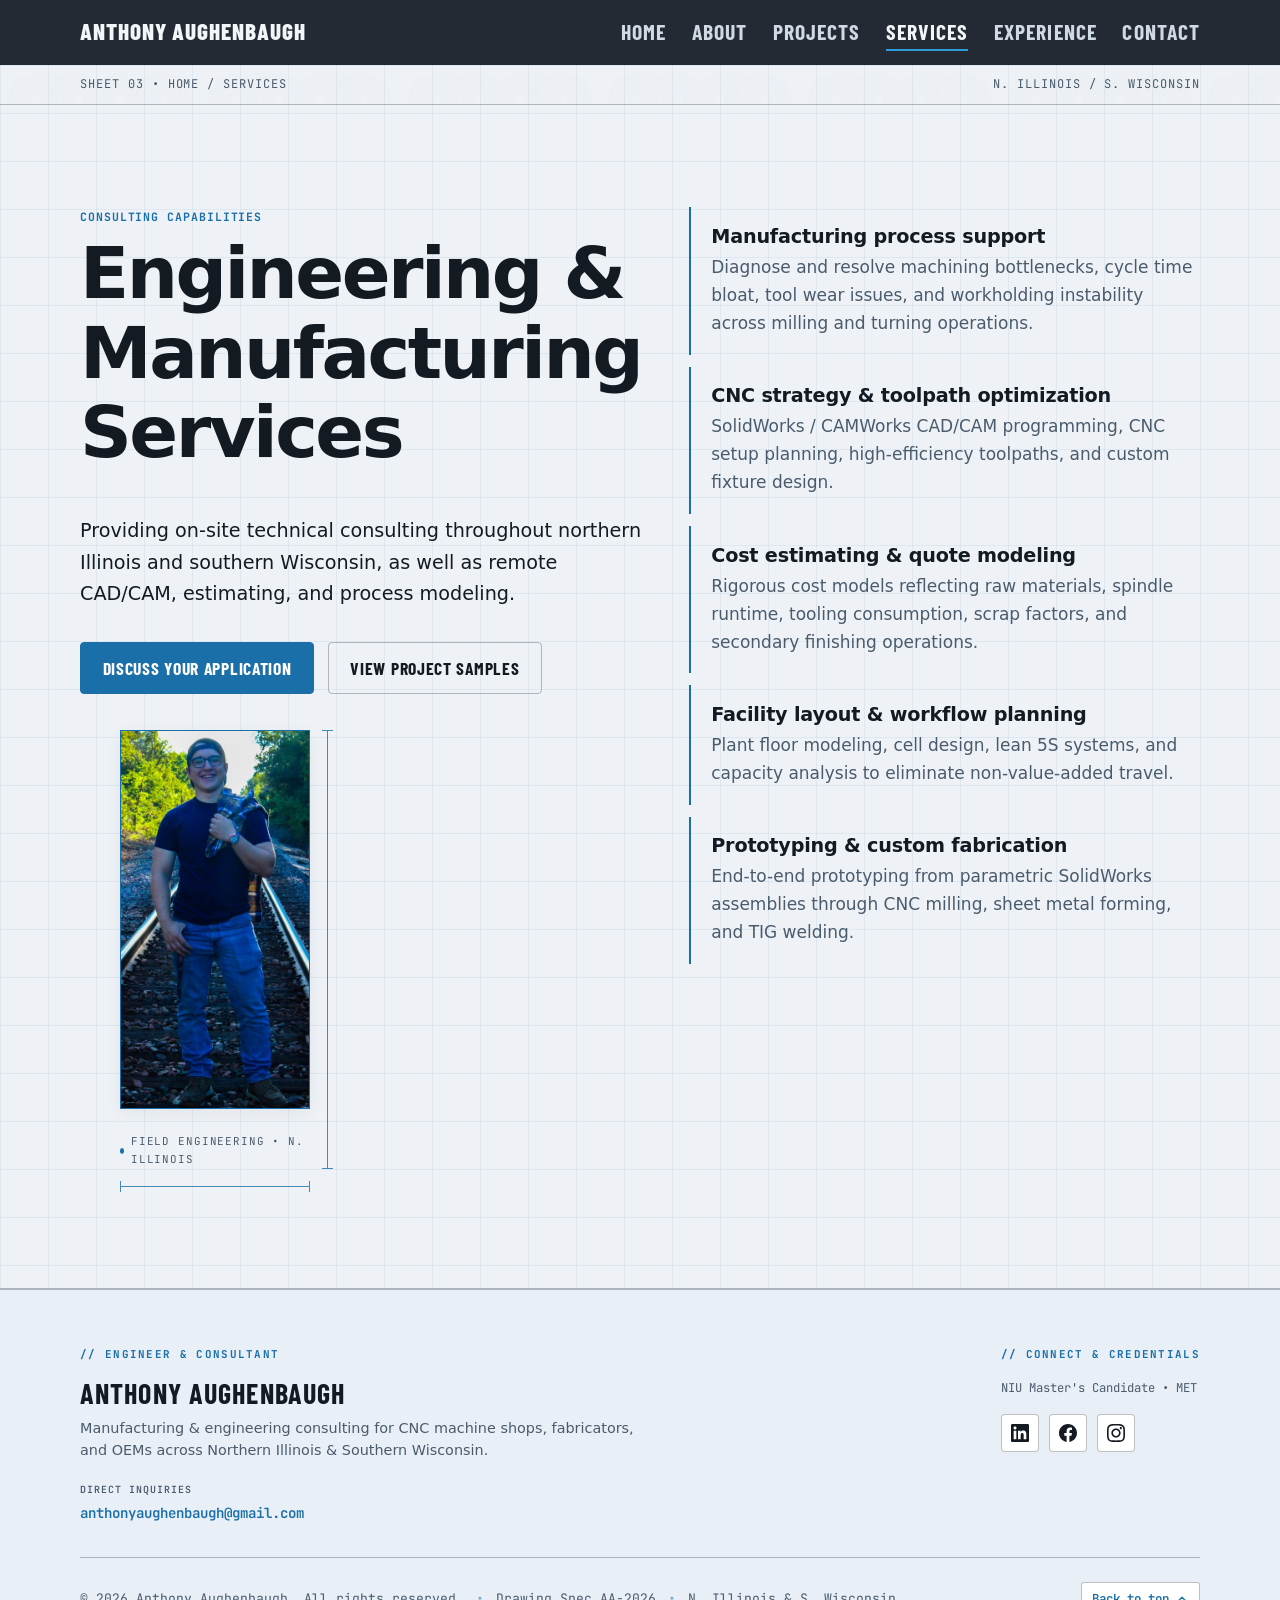
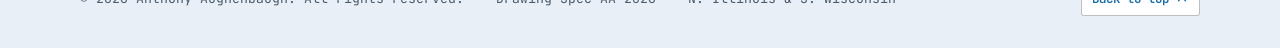
<file: services.html>
<!DOCTYPE html>
<html lang="en">
<head>
  <meta charset="utf-8">
  <meta name="viewport" content="width=device-width, initial-scale=1">
  <title>Services | Anthony Aughenbaugh — Manufacturing &amp; Engineering Consulting</title>
  <meta name="description" content="Consulting engineering services: manufacturing process support, CNC strategy, estimating, facility layouts, and technical leadership across Northern Illinois.">
  <link rel="canonical" href="https://anthonyaughenbaugh.com/services.html">
  <meta name="theme-color" content="#EEF2F6">
  <link rel="preconnect" href="https://fonts.googleapis.com">
  <link rel="preconnect" href="https://fonts.gstatic.com" crossorigin>
  <link href="https://fonts.googleapis.com/css2?family=Barlow+Condensed:wght@600;700&family=JetBrains+Mono:wght@400;600&display=swap" rel="stylesheet">
  <link rel="stylesheet" href="styles.css">
  <script src="main.js" defer></script>
</head>
<body>
  <a class="skip-link" href="#main">Skip to content</a>

  <header class="site-header">
    <div class="wrap header-inner">
      <a class="brand" href="index.html">Anthony Aughenbaugh</a>
      <button class="nav-toggle" aria-expanded="false" aria-controls="site-nav" aria-label="Toggle navigation menu">
        <span class="nav-toggle-box" aria-hidden="true">
          <span class="nav-toggle-line"></span>
          <span class="nav-toggle-line"></span>
          <span class="nav-toggle-line"></span>
        </span>
      </button>
      <nav id="site-nav" class="site-nav" aria-label="Primary">
        <div class="site-nav-header">
          <span class="site-nav-label">Navigation</span>
        </div>
        <ul>
          <li><a href="index.html">Home</a></li>
          <li><a href="about.html">About</a></li>
          <li><a href="projects.html">Projects</a></li>
          <li><a href="services.html" aria-current="page">Services</a></li>
          <li><a href="experience.html">Experience</a></li>
          <li><a href="contact.html">Contact</a></li>
        </ul>
        <div class="site-nav-footer">
          <div class="site-nav-header">
            <span class="site-nav-label">Socials</span>
          </div>
          <div class="site-nav-socials" aria-label="Social media profiles">
            <a href="https://www.linkedin.com/in/anthony-aughenbaugh-09001525a/" target="_blank" rel="noopener noreferrer" class="social-icon-btn" aria-label="LinkedIn">
              <svg viewBox="0 0 24 24" width="18" height="18" fill="currentColor" aria-hidden="true">
                <path d="M20.447 20.452h-3.554v-5.569c0-1.328-.027-3.037-1.852-3.037-1.853 0-2.136 1.445-2.136 2.939v5.667H9.351V9h3.414v1.561h.046c.477-.9 1.637-1.85 3.37-1.85 3.601 0 4.267 2.37 4.267 5.455v6.286zM5.337 7.433c-1.144 0-2.063-.926-2.063-2.065 0-1.138.92-2.063 2.063-2.063 1.14 0 2.064.925 2.064 2.063 0 1.139-.925 2.065-2.064 2.065zm1.782 13.019H3.555V9h3.564v11.452zM22.225 0H1.771C.792 0 0 .774 0 1.729v20.542C0 23.227.792 24 1.771 24h20.451c.979 0 1.778-.773 1.778-1.729V1.73C24 .774 23.205 0 22.225 0z"/>
              </svg>
            </a>
            <a href="https://www.facebook.com/tony.aughenbaugh.7" target="_blank" rel="noopener noreferrer" class="social-icon-btn" aria-label="Facebook">
              <svg viewBox="0 0 24 24" width="18" height="18" fill="currentColor" aria-hidden="true">
                <path d="M24 12.073c0-6.627-5.373-12-12-12s-12 5.373-12 12c0 5.99 4.388 10.954 10.125 11.854v-8.385H7.078v-3.47h3.047V9.43c0-3.007 1.792-4.669 4.533-4.669 1.312 0 2.686.235 2.686.235v2.953H15.83c-1.491 0-1.956.925-1.956 1.874v2.25h3.328l-.532 3.47h-2.796v8.385C19.612 23.027 24 18.062 24 12.073z"/>
              </svg>
            </a>
            <a href="https://www.instagram.com/aughenbaughtony/" target="_blank" rel="noopener noreferrer" class="social-icon-btn" aria-label="Instagram">
              <svg viewBox="0 0 24 24" width="18" height="18" fill="currentColor" aria-hidden="true">
                <path d="M12 2.163c3.204 0 3.584.012 4.85.07 3.252.148 4.771 1.691 4.919 4.919.058 1.265.069 1.645.069 4.849 0 3.205-.012 3.584-.069 4.849-.149 3.225-1.664 4.771-4.919 4.919-1.266.058-1.644.07-4.85.07-3.204 0-3.584-.012-4.849-.07-3.26-.149-4.771-1.699-4.919-4.92-.058-1.265-.07-1.644-.07-4.849 0-3.204.013-3.583.07-4.849.149-3.227 1.664-4.771 4.919-4.919 1.266-.057 1.645-.069 4.849-.069zm0-2.163c-3.259 0-3.667.014-4.947.072-4.358.2-6.78 2.618-6.98 6.98-.059 1.281-.073 1.689-.073 4.948 0 3.259.014 3.668.072 4.948.2 4.358 2.618 6.78 6.98 6.98 1.281.058 1.689.072 4.948.072 3.259 0 3.668-.014 4.948-.072 4.354-.2 6.782-2.618 6.979-6.98.059-1.28.073-1.689.073-4.948 0-3.259-.014-3.667-.072-4.947-.196-4.354-2.617-6.78-6.979-6.98-1.281-.059-1.69-.073-4.949-.073zm0 5.838c-3.403 0-6.162 2.759-6.162 6.162s2.759 6.163 6.162 6.163 6.162-2.759 6.162-6.163c0-3.403-2.759-6.162-6.162-6.162zm0 10.162c-2.209 0-4-1.79-4-4 0-2.209 1.791-4 4-4s4 1.791 4 4c0 2.21-1.791 4-4 4zm6.406-11.845c-.796 0-1.441.645-1.441 1.44s.645 1.44 1.441 1.44c.795 0 1.439-.645 1.439-1.44s-.644-1.44-1.439-1.44z"/>
              </svg>
            </a>
          </div>
        </div>
      </nav>
    </div>
  </header>

  <main id="main" class="main-light">
    <div class="strip"><div class="wrap"><span>Sheet 03 &bull; <a href="index.html">Home</a> / Services</span><span>N. Illinois / S. Wisconsin</span></div></div>

    <section class="section">
      <div class="wrap split">
        <div>
          <p class="tag" style="margin-bottom: 0.5rem; font-family: var(--mono); color: var(--accent); font-weight: 700; text-transform: uppercase; font-size: 0.72rem; letter-spacing: 0.08em;">Consulting Capabilities</p>
          <h1>Engineering &amp; Manufacturing Services</h1>
          <p class="lead">Providing on-site technical consulting throughout northern Illinois and southern Wisconsin, as well as remote CAD/CAM, estimating, and process modeling.</p>
          <div class="cta-row" style="margin-top: 2rem;">
            <a class="btn" href="contact.html">Discuss your application</a>
            <a class="btn btn-ghost" href="projects.html">View project samples</a>
          </div>

          <!-- TRAIN TONY PHOTO (SECONDARY / EASILY REMOVABLE) -->
          <figure class="services-field-card" style="margin-top: 2.25rem; max-width: 190px; position: relative;">
            <img src="assets/photos/thumbs/traintony.jpeg" alt="Anthony Aughenbaugh on-site field engineering" width="449" height="900" style="width: 100%; height: auto; display: block; border: 1px solid var(--accent); box-shadow: 0 4px 16px rgba(19, 26, 34, 0.06);" loading="lazy" decoding="async">
            <span class="dim dim-h" aria-hidden="true"></span>
            <span class="dim dim-v" aria-hidden="true"></span>
            <figcaption style="font-family: var(--mono); font-size: 0.68rem; color: var(--text-2); margin-top: 1.5rem; letter-spacing: 0.08em; text-transform: uppercase; display: flex; align-items: center; gap: 0.4rem;">
              <span style="display: inline-block; width: 6px; height: 6px; border-radius: 50%; background: var(--accent);"></span>
              <span>Field Engineering &bull; N. Illinois</span>
            </figcaption>
          </figure>
        </div>
        <ul class="service-list">
          <li>
            <h3>Manufacturing process support</h3>
            <p>Diagnose and resolve machining bottlenecks, cycle time bloat, tool wear issues, and workholding instability across milling and turning operations.</p>
          </li>
          <li>
            <h3>CNC strategy &amp; toolpath optimization</h3>
            <p>SolidWorks / CAMWorks CAD/CAM programming, CNC setup planning, high-efficiency toolpaths, and custom fixture design.</p>
          </li>
          <li>
            <h3>Cost estimating &amp; quote modeling</h3>
            <p>Rigorous cost models reflecting raw materials, spindle runtime, tooling consumption, scrap factors, and secondary finishing operations.</p>
          </li>
          <li>
            <h3>Facility layout &amp; workflow planning</h3>
            <p>Plant floor modeling, cell design, lean 5S systems, and capacity analysis to eliminate non-value-added travel.</p>
          </li>
          <li>
            <h3>Prototyping &amp; custom fabrication</h3>
            <p>End-to-end prototyping from parametric SolidWorks assemblies through CNC milling, sheet metal forming, and TIG welding.</p>
          </li>
        </ul>
      </div>
    </section>
  </main>

  <footer class="site-footer">
    <div class="wrap">
      <div class="footer-tblock">
        <div class="footer-col footer-col-brand">
          <span class="footer-label">// ENGINEER &amp; CONSULTANT</span>
          <h3 class="footer-name">Anthony Aughenbaugh</h3>
          <p class="footer-bio">Manufacturing &amp; engineering consulting for CNC machine shops, fabricators, and OEMs across Northern Illinois &amp; Southern Wisconsin.</p>
          <div class="footer-contact-item">
            <span class="footer-contact-label">DIRECT INQUIRIES</span>
            <a href="mailto:anthonyaughenbaugh@gmail.com" class="footer-email-link">anthonyaughenbaugh@gmail.com</a>
          </div>
        </div>

        <div class="footer-col footer-col-connect">
          <span class="footer-label">// CONNECT &amp; CREDENTIALS</span>
          <p class="footer-region">NIU Master's Candidate &bull; MET</p>
          <div class="footer-socials" aria-label="Social media profiles">
            <a href="https://www.linkedin.com/in/anthony-aughenbaugh-09001525a/" target="_blank" rel="noopener noreferrer" class="social-icon-btn" aria-label="LinkedIn">
              <svg viewBox="0 0 24 24" width="18" height="18" fill="currentColor" aria-hidden="true">
                <path d="M20.447 20.452h-3.554v-5.569c0-1.328-.027-3.037-1.852-3.037-1.853 0-2.136 1.445-2.136 2.939v5.667H9.351V9h3.414v1.561h.046c.477-.9 1.637-1.85 3.37-1.85 3.601 0 4.267 2.37 4.267 5.455v6.286zM5.337 7.433c-1.144 0-2.063-.926-2.063-2.065 0-1.138.92-2.063 2.063-2.063 1.14 0 2.064.925 2.064 2.063 0 1.139-.925 2.065-2.064 2.065zm1.782 13.019H3.555V9h3.564v11.452zM22.225 0H1.771C.792 0 0 .774 0 1.729v20.542C0 23.227.792 24 1.771 24h20.451c.979 0 1.778-.773 1.778-1.729V1.73C24 .774 23.205 0 22.225 0z"/>
              </svg>
            </a>
            <a href="https://www.facebook.com/tony.aughenbaugh.7" target="_blank" rel="noopener noreferrer" class="social-icon-btn" aria-label="Facebook">
              <svg viewBox="0 0 24 24" width="18" height="18" fill="currentColor" aria-hidden="true">
                <path d="M24 12.073c0-6.627-5.373-12-12-12s-12 5.373-12 12c0 5.99 4.388 10.954 10.125 11.854v-8.385H7.078v-3.47h3.047V9.43c0-3.007 1.792-4.669 4.533-4.669 1.312 0 2.686.235 2.686.235v2.953H15.83c-1.491 0-1.956.925-1.956 1.874v2.25h3.328l-.532 3.47h-2.796v8.385C19.612 23.027 24 18.062 24 12.073z"/>
              </svg>
            </a>
            <a href="https://www.instagram.com/aughenbaughtony/" target="_blank" rel="noopener noreferrer" class="social-icon-btn" aria-label="Instagram">
              <svg viewBox="0 0 24 24" width="18" height="18" fill="currentColor" aria-hidden="true">
                <path d="M12 2.163c3.204 0 3.584.012 4.85.07 3.252.148 4.771 1.691 4.919 4.919.058 1.265.069 1.645.069 4.849 0 3.205-.012 3.584-.069 4.849-.149 3.225-1.664 4.771-4.919 4.919-1.266.058-1.644.07-4.85.07-3.204 0-3.584-.012-4.849-.07-3.26-.149-4.771-1.699-4.919-4.92-.058-1.265-.07-1.644-.07-4.849 0-3.204.013-3.583.07-4.849.149-3.227 1.664-4.771 4.919-4.919 1.266-.057 1.645-.069 4.849-.069zm0-2.163c-3.259 0-3.667.014-4.947.072-4.358.2-6.78 2.618-6.98 6.98-.059 1.281-.073 1.689-.073 4.948 0 3.259.014 3.668.072 4.948.2 4.358 2.618 6.78 6.98 6.98 1.281.058 1.689.072 4.948.072 3.259 0 3.668-.014 4.948-.072 4.354-.2 6.782-2.618 6.979-6.98.059-1.28.073-1.689.073-4.948 0-3.259-.014-3.667-.072-4.947-.196-4.354-2.617-6.78-6.979-6.98-1.281-.059-1.69-.073-4.949-.073zm0 5.838c-3.403 0-6.162 2.759-6.162 6.162s2.759 6.163 6.162 6.163 6.162-2.759 6.162-6.163c0-3.403-2.759-6.162-6.162-6.162zm0 10.162c-2.209 0-4-1.79-4-4 0-2.209 1.791-4 4-4s4 1.791 4 4c0 2.21-1.791 4-4 4zm6.406-11.845c-.796 0-1.441.645-1.441 1.44s.645 1.44 1.441 1.44c.795 0 1.439-.645 1.439-1.44s-.644-1.44-1.439-1.44z"/>
              </svg>
            </a>
          </div>
        </div>
      </div>

      <div class="footer-meta-strip">
        <div class="footer-meta-left">
          <span>&copy; <span id="year">2026</span> Anthony Aughenbaugh. All rights reserved.</span>
          <span class="footer-meta-divider" aria-hidden="true">&bull;</span>
          <span>Drawing Spec AA-2026</span>
          <span class="footer-meta-divider" aria-hidden="true">&bull;</span>
          <span>N. Illinois &amp; S. Wisconsin</span>
        </div>
        <div class="footer-meta-right">
          <a href="#main" class="footer-back-top" aria-label="Back to top of page">
            <span>Back to top</span>
            <svg viewBox="0 0 24 24" width="14" height="14" fill="none" stroke="currentColor" stroke-width="2.2" stroke-linecap="round" stroke-linejoin="round" aria-hidden="true"><path d="m18 15-6-6-6 6"/></svg>
          </a>
        </div>
      </div>
    </div>
  </footer>
</body>
</html>
</file>
<file: styles.css>
@import url('https://fonts.googleapis.com/css2?family=Barlow+Condensed:wght@600;700;800&family=JetBrains+Mono:wght@400;600;700&display=swap');

:root {
  --bg: #EEF2F6;
  --bg-alt: #E4ECF4;
  --surface: #DDE6EE;
  --accent: #1B6FA8;
  --accent-hover: #0F5A8A;
  --text: #131A22;
  --text-2: #4A5B6C;
  --line: rgba(19, 26, 34, 0.28);
  --warm: #1B6FA8;
  --warm-hover: #0F5A8A;
  --paper: #EEF2F6;
  --mono: "JetBrains Mono", ui-monospace, Menlo, Consolas, monospace;
  --disp: "Barlow Condensed", "Arial Narrow", system-ui, sans-serif;
  --font: system-ui, -apple-system, "Segoe UI", Roboto, "Helvetica Neue", Arial, sans-serif;
  --wrap: 1120px;
  --radius: 4px;
}

*,
*::before,
*::after {
  box-sizing: border-box;
}

html {
  scroll-behavior: smooth;
  scroll-padding-top: 5rem;
  overflow-x: hidden;
}

body {
  margin: 0;
  background: var(--paper);
  color: #131A22;
  font: 400 1.0625rem/1.65 var(--font);
  -webkit-font-smoothing: antialiased;
  /* clip (not hidden): hidden turns body into a scroll container, which breaks the sticky header */
  overflow-x: clip;
  max-width: 100vw;
}

img {
  max-width: 100%;
  height: auto;
  display: block;
}

a {
  color: var(--accent);
}

a:hover {
  color: var(--accent-hover);
}

:focus-visible {
  outline: 3px solid var(--accent-hover);
  outline-offset: 3px;
}

h1,
h2,
h3 {
  line-height: 1.1;
  margin: 0 0 .6em;
  letter-spacing: -0.02em;
}

h1 {
  font-size: clamp(2.4rem, 6vw, 4.5rem);
  font-weight: 800;
  letter-spacing: -0.035em;
}

h2 {
  font-size: clamp(1.75rem, 3.5vw, 2.5rem);
  font-weight: 750;
}

h3 {
  font-size: 1.2rem;
  font-weight: 650;
  letter-spacing: -0.01em;
  line-height: 1.25;
}

p {
  margin: 0 0 1em;
  max-width: 62ch;
  color: var(--text-2);
}

.lead {
  font-size: 1.2rem;
  color: var(--text);
}

.wrap {
  width: min(100% - 2.5rem, var(--wrap));
  margin-inline: auto;
}

.section {
  padding: clamp(3.5rem, 8vw, 6.5rem) 0;
}

.section-alt {
  background: var(--bg-alt);
  position: relative;
}

.section-alt::before {
  content: "";
  position: absolute;
  inset: 0;
  background: url('assets/floating-cogs.svg') repeat;
  background-size: 180px 180px;
  opacity: 0.025;
  pointer-events: none;
}

.split {
  display: grid;
  gap: 3rem;
  grid-template-columns: 1fr;
}

.grid {
  display: grid;
  gap: 1.25rem;
}

.grid-3 {
  grid-template-columns: repeat(auto-fit, minmax(260px, 1fr));
}

.section-head {
  display: flex;
  justify-content: space-between;
  align-items: baseline;
  gap: 1rem;
  flex-wrap: wrap;
}

.skip-link {
  position: absolute;
  left: -999px;
  top: 0;
  background: var(--accent);
  color: #fff;
  padding: .75rem 1rem;
  z-index: 100;
}

.skip-link:focus {
  left: 0;
}

/* Light "drafting paper" band: flips the tokens so every component adapts */
.section-light {
  --text: #131A22;
  --text-2: #4A5B6C;
  --accent: #1B6FA8;
  --accent-hover: #0F5A8A;
  --line: rgba(19, 26, 34, 0.28);
  --surface: #DDE6EE;
  --bg: var(--paper);
  background:
    linear-gradient(rgba(27, 111, 168, .08) 1px, transparent 1px) 0 0 / 48px 48px,
    linear-gradient(90deg, rgba(27, 111, 168, .08) 1px, transparent 1px) 0 0 / 48px 48px,
    var(--paper);
  color: var(--text);
}

.section-light .btn {
  color: #fff;
}

.section-light .btn:hover {
  color: #0B1118;
}

/* Light "drafting paper" full page theme (Home, Projects, About, Services, Experience) */
.main-light {
  --text: #131A22;
  --text-2: #4A5B6C;
  --accent: #1B6FA8;
  --accent-hover: #0F5A8A;
  --line: rgba(19, 26, 34, 0.28);
  --surface: #DDE6EE;
  --bg: var(--paper);
  --bg-alt: #E4ECF4;
  background:
    linear-gradient(rgba(27, 111, 168, 0.08) 1px, transparent 1px) 0 0 / 48px 48px,
    linear-gradient(90deg, rgba(27, 111, 168, 0.08) 1px, transparent 1px) 0 0 / 48px 48px,
    var(--paper);
  color: var(--text);
  min-height: calc(100vh - 4rem);
}

.main-light .section-alt {
  background: #E8EFF6;
}

.main-light .btn {
  background: var(--accent);
  border-color: var(--accent);
  color: #FFFFFF;
}

.main-light .btn:hover {
  background: var(--accent-hover);
  border-color: var(--accent-hover);
  color: #FFFFFF;
}

.main-light .btn-ghost {
  background: transparent;
  color: var(--text);
  border-color: var(--line);
}

.main-light .btn-ghost:hover {
  background: rgba(27, 111, 168, 0.08);
  color: var(--accent);
  border-color: var(--accent);
}

.main-light .ph {
  background: repeating-linear-gradient(135deg, #DCE6F0 0 14px, #C8D7E6 14px 28px);
  color: #131A22;
  border-color: var(--accent);
}

.main-light .facts div {
  border-bottom-color: var(--line);
}

.main-light .facts dt {
  color: var(--text-2);
}

.main-light .facts dd {
  color: var(--text);
}

.main-light .service-list li {
  border-left-color: var(--accent);
}

.main-light .service-list h3 {
  color: var(--text);
}

.main-light .service-list p {
  color: var(--text-2);
}

.main-light .steps li {
  border-top-color: var(--accent);
}

.main-light .steps li::before {
  color: var(--accent);
}

.main-light .steps h3 {
  color: var(--text);
}

.main-light .steps p {
  color: var(--text-2);
}

.main-light .strip {
  font-family: var(--mono);
  font-size: .75rem;
  letter-spacing: .08em;
  text-transform: uppercase;
  color: var(--text-2);
  padding: .6rem 0;
  border-bottom: 1px solid var(--line);
  background: transparent;
  position: relative;
}

.main-light .strip a,
.strip a {
  color: inherit;
  text-decoration: none;
  transition: color 0.15s ease;
}

.main-light .strip a:hover,
.strip a:hover {
  color: var(--accent);
  text-decoration: underline;
}

.main-light .strip::before {
  content: "";
  position: absolute;
  inset: 0;
  background: url('assets/Retro Line Patterns.svg') repeat;
  background-size: 200px 180px;
  opacity: 0.018;
  pointer-events: none;
}

.main-light .strip .wrap {
  display: flex;
  justify-content: space-between;
  gap: 1rem;
  flex-wrap: wrap;
}

/* Buttons */
.btn {
  display: inline-block;
  padding: .65rem 1.35rem;
  border: 1px solid var(--accent);
  background: var(--accent);
  color: #0B1118;
  font-weight: 700;
  text-decoration: none;
  border-radius: var(--radius);
  cursor: pointer;
  font-size: 1.1rem;
  font-family: var(--disp);
  text-transform: uppercase;
  letter-spacing: 0.04em;
  transition: background .2s, border-color .2s, color .2s;
}

.btn:hover {
  background: var(--warm);
  border-color: var(--warm);
  color: #0B1118;
}

.btn-ghost {
  background: transparent;
  color: var(--text);
}

.btn-ghost:hover {
  background: rgba(98, 183, 238, .12);
  color: var(--text);
}

.btn-small {
  padding: .35rem .95rem;
  font-size: 1rem;
}

.cta-row {
  display: flex;
  gap: .85rem;
  flex-wrap: wrap;
  margin-top: 2rem;
}

.text-link {
  font-weight: 600;
}

/* Header */
.site-header {
  --text: #F3F6F9;
  --text-2: #D0DAE4;
  --accent: #2D9CDB;
  --accent-hover: #62B7EE;
  --warm: #38BDF8;
  --warm-hover: #7DD3FC;
  --line: rgba(45, 156, 219, 0.35);
  --nav-ease: cubic-bezier(.2, .7, .2, 1);
  --nav-time: .3s;
  position: sticky;
  top: 0;
  z-index: 50;
  background: rgba(19, 26, 34, .92);
  -webkit-backdrop-filter: blur(8px);
  backdrop-filter: blur(8px);
  border-bottom: 1px solid transparent;
  transition: background-color var(--nav-time) ease, border-color var(--nav-time) ease,
    box-shadow var(--nav-time) ease, margin-bottom var(--nav-time) var(--nav-ease);
  padding-top: env(safe-area-inset-top, 0px);
}

.header-inner {
  display: flex;
  align-items: center;
  justify-content: space-between;
  min-height: 4rem;
  transition: min-height var(--nav-time) var(--nav-ease);
}

/* Compact state (class toggled by main.js once the page scrolls).
   The header shrinks by 1rem and gains 1rem of bottom margin on the same curve,
   so its total footprint never changes. Page content doesn't jump, and short
   pages can't flicker the state on and off. */
.site-header.scrolled {
  background: rgba(19, 26, 34, .97);
  -webkit-backdrop-filter: blur(14px) saturate(140%);
  backdrop-filter: blur(14px) saturate(140%);
  border-bottom-color: var(--line);
  box-shadow: 0 6px 20px rgba(8, 12, 17, .28);
  margin-bottom: 1rem;
}

.site-header.scrolled .header-inner {
  min-height: 3rem;
}

.site-header.scrolled .brand {
  font-size: 1.2rem;
}

.brand {
  color: var(--text);
  font-family: var(--disp);
  font-size: 1.45rem;
  font-weight: 800;
  letter-spacing: 0.04em;
  text-transform: uppercase;
  text-decoration: none;
  line-height: 1;
  display: inline-flex;
  align-items: center;
  transition: font-size var(--nav-time, .3s) var(--nav-ease, ease);
}

.site-nav ul {
  display: flex;
  align-items: center;
  gap: 1.6rem;
  list-style: none;
  margin: 0;
  padding: 0;
  transition: gap var(--nav-time, .3s) var(--nav-ease, ease);
}

.site-nav ul a:not(.btn) {
  color: var(--text-2);
  text-decoration: none;
  font-family: var(--disp);
  font-size: 1.35rem;
  font-weight: 700;
  letter-spacing: 0.05em;
  text-transform: uppercase;
  padding: .3rem 0;
  border-bottom: 2px solid transparent;
  transition: color .2s, border-color .2s, font-size var(--nav-time, .3s) var(--nav-ease, ease);
}

@media (min-width: 861px) {
  .site-header.scrolled .site-nav ul {
    gap: 1.35rem;
  }

  .site-header.scrolled .site-nav ul a:not(.btn) {
    font-size: 1.15rem;
  }
}

.site-nav ul a:not(.btn):hover {
  color: var(--text);
  border-bottom-color: var(--warm);
}

.site-nav ul a[aria-current="page"] {
  color: var(--text);
  border-bottom-color: var(--accent);
}

/* Hamburger: square outline button, staggered lines, morphs to an X */
.nav-toggle {
  display: none;
  background: transparent;
  border: 1px solid var(--line);
  color: var(--text);
  width: 44px;
  height: 44px;
  border-radius: var(--radius);
  padding: 0;
  cursor: pointer;
  position: relative;
  z-index: 1001;
  align-items: center;
  justify-content: center;
  flex-shrink: 0;
  -webkit-tap-highlight-color: transparent;
  transition: background-color .25s ease, border-color .25s ease, box-shadow .25s ease;
}

.nav-toggle:hover {
  background: rgba(56, 189, 248, 0.1);
  border-color: var(--warm);
}

.nav-toggle.open,
.nav-toggle[aria-expanded="true"] {
  background: var(--warm);
  border-color: var(--warm);
  box-shadow: 0 4px 16px rgba(56, 189, 248, 0.45);
}

.nav-toggle-box {
  width: 22px;
  height: 14px;
  position: relative;
  display: block;
}

.nav-toggle-line {
  position: absolute;
  right: 0;
  width: 100%;
  height: 2px;
  background-color: var(--text);
  border-radius: 1px;
  transition: transform .3s cubic-bezier(.16, 1, .3, 1), width .25s ease, opacity .2s ease, background-color .25s ease;
}

.nav-toggle-line:nth-child(1) {
  top: 0;
}

.nav-toggle-line:nth-child(2) {
  top: 6px;
  width: 62%;
}

.nav-toggle-line:nth-child(3) {
  top: 12px;
}

/* Middle line grows to full width on hover */
.nav-toggle:hover .nav-toggle-line:nth-child(2) {
  width: 100%;
}

/* Open: lines turn dark for contrast on the cyan fill and form an X */
.nav-toggle.open .nav-toggle-line,
.nav-toggle[aria-expanded="true"] .nav-toggle-line {
  background-color: #0B1118;
}

.nav-toggle.open .nav-toggle-line:nth-child(1),
.nav-toggle[aria-expanded="true"] .nav-toggle-line:nth-child(1) {
  transform: translateY(6px) rotate(45deg);
}

.nav-toggle.open .nav-toggle-line:nth-child(2),
.nav-toggle[aria-expanded="true"] .nav-toggle-line:nth-child(2) {
  opacity: 0;
  transform: scaleX(0);
}

.nav-toggle.open .nav-toggle-line:nth-child(3),
.nav-toggle[aria-expanded="true"] .nav-toggle-line:nth-child(3) {
  transform: translateY(-6px) rotate(-45deg);
}

/* Desktop default: hide drawer header/footer */
.site-nav-header,
.site-nav-footer {
  display: none;
}

/* Hero: blueprint grid with dimension lines on the portrait */
.hero {
  padding: clamp(3rem, 8vw, 6rem) 0;
  background:
    linear-gradient(rgba(45, 156, 219, .07) 1px, transparent 1px) 0 0 / 48px 48px,
    linear-gradient(90deg, rgba(45, 156, 219, .07) 1px, transparent 1px) 0 0 / 48px 48px,
    var(--bg);
}

.hero-grid {
  display: grid;
  gap: 3rem;
  align-items: center;
  grid-template-columns: 1fr;
}

.hero-photo {
  position: relative;
  margin: 0;
  max-width: 380px;
  justify-self: center;
  align-self: start;
  width: 100%;
  height: fit-content;
}

.hero-photo .ph,
.hero-photo img {
  border: 1px solid var(--accent);
  display: block;
}

.dim {
  position: absolute;
  background: var(--accent);
  opacity: .8;
}

.dim-h {
  left: 0;
  right: 0;
  bottom: -18px;
  height: 1px;
}

.dim-h::before,
.dim-h::after,
.dim-v::before,
.dim-v::after {
  content: "";
  position: absolute;
  background: var(--accent);
}

.dim-h::before,
.dim-h::after {
  width: 1px;
  height: 11px;
  top: -5px;
}

.dim-h::before {
  left: 0;
}

.dim-h::after {
  right: 0;
}

.dim-v {
  top: 0;
  bottom: 0;
  right: -18px;
  width: 1px;
}

.dim-v::before,
.dim-v::after {
  height: 1px;
  width: 11px;
  left: -5px;
}

.dim-v::before {
  top: 0;
}

.dim-v::after {
  bottom: 0;
}

/* Image placeholders */
.ph {
  display: grid;
  place-items: center;
  text-align: center;
  color: var(--text-2);
  background: repeating-linear-gradient(135deg, var(--surface) 0 14px, #2b3a4b 14px 28px);
}

.ph small {
  opacity: .8;
}

.ph-portrait {
  aspect-ratio: 4 / 5;
}

.ph-wide {
  aspect-ratio: 16 / 10;
}

/* Cards */
.card,
.project-card {
  background: var(--surface);
  border: 1px solid var(--line);
  border-radius: var(--radius);
}

.card {
  padding: 1.75rem;
}

.card p {
  margin: 0;
}

.project-card {
  overflow: hidden;
  display: flex;
  flex-direction: column;
}

.project-body {
  padding: 1.4rem 1.5rem 1.6rem;
}

.project-body p:last-child {
  margin: 0;
}

.project-body h3 a {
  color: var(--text);
  text-decoration: none;
}

.project-body h3 a:hover {
  color: var(--warm-hover);
}

.project-body h3 a::after {
  content: "";
  position: absolute;
  inset: 0;
}

/* whole card clickable */
.project-card {
  position: relative;
}

.project-card:focus-within {
  outline: 3px solid var(--accent-hover);
  outline-offset: 3px;
}

.tag {
  font-size: .875rem;
  color: var(--accent-hover);
  font-weight: 600;
  margin-bottom: .4rem;
}

/* ==========================================================================
   Title Block Style Gallery (Drawing Directory)
   ========================================================================== */
.gallery-section {
  padding: 2.5rem 0 5rem;
}

.gallery-sheet {
  border: 2px solid var(--text);
  background: #FFFFFF;
  font-family: var(--mono);
  box-shadow: 0 8px 30px rgba(19, 26, 34, 0.08);
}

.gallery-tblock-header {
  display: grid;
  grid-template-columns: minmax(220px, 300px) 1fr;
  border-bottom: 2px solid var(--text);
  background: #F4F7FA;
}

.gallery-tblock-title {
  padding: 1.1rem 1.4rem;
  border-right: 2px solid var(--text);
  display: flex;
  flex-direction: column;
  justify-content: center;
}

.gallery-tblock-title small {
  display: block;
  font-family: var(--mono);
  font-size: 0.68rem;
  text-transform: uppercase;
  letter-spacing: 0.12em;
  color: var(--accent);
  margin-bottom: 0.25rem;
  font-weight: 700;
}

.gallery-tblock-title strong {
  font-family: var(--disp);
  font-size: clamp(2.4rem, 4.5vw, 3.6rem);
  text-transform: uppercase;
  letter-spacing: 0.04em;
  line-height: 0.95;
  color: var(--text);
  display: block;
}

/* Filter Cells replacing static metadata cells */
.gallery-tblock-filters {
  display: grid;
  grid-template-columns: repeat(3, 1fr);
  background: #F4F7FA;
}

.filter-cell {
  background: #FFFFFF;
  color: var(--text);
  border: 1px solid var(--line);
  margin: -1px 0 0 -1px;
  padding: 0.75rem 1.1rem;
  text-align: left;
  cursor: pointer;
  display: flex;
  flex-direction: column;
  justify-content: center;
  transition: background-color 0.2s ease, color 0.2s ease, border-color 0.2s ease;
  font-family: inherit;
  -webkit-appearance: none;
  appearance: none;
  position: relative;
}

.filter-cell small {
  display: block;
  font-family: var(--mono);
  font-size: 0.62rem;
  text-transform: uppercase;
  letter-spacing: 0.1em;
  color: var(--accent);
  margin-bottom: 0.2rem;
  font-weight: 700;
  transition: color 0.2s ease;
}

.filter-cell span {
  font-family: var(--disp);
  font-size: clamp(1rem, 1.25vw, 1.18rem);
  text-transform: uppercase;
  letter-spacing: 0.03em;
  color: var(--text);
  font-weight: 700;
  display: flex;
  align-items: baseline;
  justify-content: space-between;
  gap: 0.4rem;
  line-height: 1.15;
  transition: color 0.2s ease;
}

.filter-cell .cell-count {
  font-family: var(--mono);
  font-size: 0.78rem;
  font-weight: 600;
  color: var(--text-2);
  transition: color 0.2s ease;
}

.filter-cell:hover {
  background: rgba(45, 156, 219, 0.1);
  border-color: var(--accent);
  z-index: 2;
}

.filter-cell.active {
  background: var(--accent);
  color: #FFFFFF;
  border-color: var(--accent);
  z-index: 3;
}

.filter-cell.active small {
  color: #E0F2FE;
}

.filter-cell.active span {
  color: #FFFFFF;
}

.filter-cell.active .cell-count {
  color: #E0F2FE;
}

/* Gallery Grid: 2 columns on desktop */
/* Gallery Grid: 3 columns on desktop, stacked image on top & description underneath */
.gallery-tblock-grid {
  display: grid;
  grid-template-columns: repeat(3, 1fr);
  background: #FFFFFF;
}

.gallery-card {
  display: flex;
  flex-direction: column;
  border: 1px solid var(--line);
  margin: -1px 0 0 -1px;
  background: #FFFFFF;
  text-decoration: none;
  transition: background-color 0.2s ease, border-color 0.2s ease, box-shadow 0.2s ease;
  position: relative;
  contain: layout style;
}

.gallery-card:hover {
  background: rgba(45, 156, 219, 0.04);
  border-color: var(--accent);
  z-index: 2;
  box-shadow: 0 6px 18px rgba(19, 26, 34, 0.06);
}

.gallery-card-trigger {
  display: flex;
  flex-direction: column;
  width: 100%;
  height: 100%;
  background: transparent;
  border: none;
  padding: 0;
  margin: 0;
  cursor: pointer;
  text-align: left;
  color: inherit;
  font: inherit;
  position: relative;
}

.gallery-card-trigger:focus-visible {
  outline: 3px solid var(--accent);
  outline-offset: -3px;
  z-index: 3;
}

.gallery-img-box {
  position: relative;
  border-bottom: 1px solid var(--line);
  overflow: hidden;
  aspect-ratio: 4 / 3;
  background: #E8EFF6;
  width: 100%;
}

.gallery-img {
  width: 100%;
  height: 100%;
  object-fit: cover;
  object-position: center;
  display: block;
  transform: translateZ(0);
  will-change: transform;
  transition: transform 0.3s cubic-bezier(0.2, 0, 0.2, 1);
}

.gallery-card:hover .gallery-img,
.gallery-card-trigger:focus-visible .gallery-img {
  transform: scale(1.04) translateZ(0);
}

.gallery-zoom-hint {
  position: absolute;
  bottom: 10px;
  right: 10px;
  display: inline-flex;
  align-items: center;
  gap: 0.35rem;
  padding: 0.25rem 0.5rem;
  background: rgba(11, 17, 24, 0.94);
  color: #FFFFFF;
  border: 1px solid rgba(45, 156, 219, 0.5);
  border-radius: 3px;
  font-family: var(--mono);
  font-size: 0.62rem;
  font-weight: 700;
  letter-spacing: 0.08em;
  opacity: 0;
  transform: translateY(4px);
  transition: opacity 0.2s ease, transform 0.2s ease, border-color 0.2s ease;
  pointer-events: none;
}

.gallery-card:hover .gallery-zoom-hint,
.gallery-card-trigger:focus-visible .gallery-zoom-hint {
  opacity: 1;
  transform: translateY(0);
  border-color: var(--accent);
}

/* Compact descriptor cells placed cleanly under each image */
.gallery-desc-cell {
  padding: 0.85rem 1rem 1rem;
  display: flex;
  flex-direction: column;
  justify-content: flex-start;
  background: #FFFFFF;
  flex-grow: 1;
}

.gallery-cat {
  display: block;
  font-family: var(--mono);
  font-size: 0.62rem;
  text-transform: uppercase;
  letter-spacing: 0.1em;
  color: var(--accent);
  font-weight: 700;
  margin-bottom: 0.25rem;
}

.gallery-desc-cell .gallery-title {
  font-family: var(--disp);
  font-size: 1.02rem;
  text-transform: uppercase;
  letter-spacing: 0.02em;
  line-height: 1.2;
  color: var(--text);
  margin: 0 0 0.25rem 0;
  font-weight: 700;
  transition: color 0.2s ease;
}

.gallery-card:hover .gallery-title {
  color: var(--accent);
}

.gallery-desc-cell .gallery-tag {
  font-family: var(--mono);
  font-size: 0.74rem;
  color: var(--text-2);
  letter-spacing: 0.01em;
  margin: 0;
  line-height: 1.35;
}

/* Lightbox Modal */
.gallery-lightbox {
  position: fixed;
  inset: 0;
  z-index: 9999;
  display: flex;
  align-items: center;
  justify-content: center;
  padding: 1.5rem;
  opacity: 0;
  visibility: hidden;
  transition: opacity 0.25s ease, visibility 0.25s ease;
}

.gallery-lightbox.active {
  opacity: 1;
  visibility: visible;
}

body.lightbox-open {
  overflow: hidden !important;
}

.lightbox-overlay {
  position: absolute;
  inset: 0;
  background: rgba(8, 12, 17, 0.92);
  backdrop-filter: blur(8px);
}

.lightbox-container {
  position: relative;
  z-index: 2;
  width: 100%;
  max-width: 1050px;
  background: #0E141D;
  border: 2px solid rgba(45, 156, 219, 0.4);
  box-shadow: 0 20px 60px rgba(0, 0, 0, 0.75);
  display: flex;
  flex-direction: column;
  border-radius: 4px;
  overflow: hidden;
}

.lightbox-bar {
  display: flex;
  align-items: center;
  justify-content: space-between;
  padding: 0.65rem 1.25rem;
  background: #131A22;
  border-bottom: 1px solid rgba(255, 255, 255, 0.1);
  font-family: var(--mono);
}

.lightbox-meta {
  display: flex;
  align-items: center;
  gap: 0.85rem;
}

.lightbox-count {
  font-size: 0.72rem;
  font-weight: 700;
  color: #38BDF8;
  background: rgba(56, 189, 248, 0.12);
  border: 1px solid rgba(56, 189, 248, 0.3);
  padding: 0.2rem 0.5rem;
  border-radius: 2px;
  letter-spacing: 0.08em;
}

.lightbox-cat {
  font-size: 0.72rem;
  color: #94A3B8;
  text-transform: uppercase;
  letter-spacing: 0.1em;
  font-weight: 600;
}

.lightbox-close-btn {
  background: transparent;
  border: 1px solid rgba(255, 255, 255, 0.15);
  color: #FFFFFF;
  cursor: pointer;
  width: 34px;
  height: 34px;
  border-radius: 4px;
  display: flex;
  align-items: center;
  justify-content: center;
  transition: all 0.2s ease;
}

.lightbox-close-btn:hover {
  background: rgba(239, 68, 68, 0.2);
  border-color: #EF4444;
  color: #EF4444;
}

.lightbox-viewport {
  position: relative;
  display: flex;
  align-items: center;
  justify-content: center;
  background: #080C11;
  min-height: 280px;
  max-height: 68vh;
  overflow: hidden;
}

.lightbox-img-wrap {
  width: 100%;
  height: 100%;
  max-height: 68vh;
  display: flex;
  align-items: center;
  justify-content: center;
  padding: 1rem;
  box-sizing: border-box;
}

.lightbox-img {
  max-width: 100%;
  max-height: 64vh;
  object-fit: contain;
  display: block;
  box-shadow: 0 4px 20px rgba(0, 0, 0, 0.5);
}

.lightbox-nav-btn {
  position: absolute;
  top: 50%;
  transform: translateY(-50%);
  background: rgba(19, 26, 34, 0.85);
  border: 1px solid rgba(255, 255, 255, 0.15);
  color: #FFFFFF;
  width: 44px;
  height: 52px;
  display: flex;
  align-items: center;
  justify-content: center;
  cursor: pointer;
  transition: all 0.2s ease;
  z-index: 3;
}

.lightbox-nav-btn:hover {
  background: var(--accent);
  border-color: var(--accent);
  color: #FFFFFF;
}

.lightbox-nav-btn.prev {
  left: 12px;
  border-radius: 0 4px 4px 0;
}

.lightbox-nav-btn.next {
  right: 12px;
  border-radius: 4px 0 0 4px;
}

.lightbox-footer {
  padding: 0.85rem 1.4rem;
  background: #131A22;
  border-top: 1px solid rgba(255, 255, 255, 0.1);
  font-family: var(--mono);
}

.lightbox-title {
  font-family: var(--disp);
  font-size: 1.2rem;
  text-transform: uppercase;
  letter-spacing: 0.03em;
  color: #FFFFFF;
  margin: 0 0 0.2rem 0;
}

.lightbox-desc {
  font-size: 0.82rem;
  color: #94A3B8;
  margin: 0;
  line-height: 1.4;
}

@media (max-width: 960px) {
  .gallery-tblock-header {
    grid-template-columns: 1fr;
  }

  .gallery-tblock-title {
    border-right: none;
    border-bottom: 2px solid var(--text);
  }

  .gallery-tblock-filters {
    grid-template-columns: repeat(2, 1fr);
  }

  .gallery-tblock-grid {
    grid-template-columns: repeat(2, 1fr);
  }
}

@media (max-width: 640px) {
  .gallery-tblock-filters {
    grid-template-columns: 1fr;
  }

  .gallery-tblock-grid {
    grid-template-columns: 1fr;
  }

  .gallery-lightbox {
    padding: 0.5rem;
  }

  .lightbox-nav-btn {
    width: 38px;
    height: 44px;
  }

  .lightbox-nav-btn.prev {
    left: 4px;
  }

  .lightbox-nav-btn.next {
    right: 4px;
  }

  .lightbox-title {
    font-size: 1.05rem;
  }

  .lightbox-viewport {
    max-height: 55vh;
  }

  .lightbox-img {
    max-height: 52vh;
  }
}

.filter-btn:hover {
  background: var(--warm);
  color: #0B1118;
  border-color: var(--warm);
}

.filter-btn.active {
  background: var(--accent);
  color: #0B1118;
  border-color: var(--accent);
}

/* Services */
.service-list {
  list-style: none;
  margin: 0;
  padding: 0;
}

.service-list li {
  padding: 1.1rem 0 1.1rem 1.25rem;
  border-left: 2px solid var(--accent);
  margin-bottom: .75rem;
}

.service-list h3 {
  margin-bottom: .25rem;
}

.service-list p {
  margin: 0;
}

/* Process steps (an actual sequence, so numbered) */
.steps {
  list-style: none;
  counter-reset: step;
  margin: 2rem 0 0;
  padding: 0;
  display: grid;
  gap: 1.25rem;
  grid-template-columns: repeat(auto-fit, minmax(230px, 1fr));
}

.steps li {
  counter-increment: step;
  padding-top: 1rem;
  border-top: 2px solid var(--accent);
}

.steps li::before {
  content: counter(step);
  display: block;
  font-size: 2.25rem;
  font-weight: 800;
  color: var(--accent);
  line-height: 1;
  margin-bottom: .6rem;
}

.steps p {
  margin: 0;
}

/* Facts list */
.facts {
  margin: 0;
}

.facts div {
  padding: 1rem 0;
  border-bottom: 1px solid var(--line);
}

.facts dt {
  color: var(--text-2);
  font-size: .95rem;
}

.facts dd {
  margin: .15rem 0 0;
  font-weight: 600;
}

.todo {
  color: #f2c94c;
  font-weight: 400;
  font-size: .9rem;
}

.note {
  margin-top: 2rem;
}

.meta {
  color: var(--text-2);
}

/* Form */
.form {
  display: grid;
  gap: 1.1rem;
}

.field label {
  display: block;
  font-weight: 600;
  margin-bottom: .35rem;
}

.field input,
.field textarea {
  width: 100%;
  padding: .75rem .9rem;
  background: var(--bg);
  color: var(--text);
  border: 1px solid var(--line);
  border-radius: var(--radius);
  font: inherit;
}

.field input:focus,
.field textarea:focus {
  border-color: var(--accent-hover);
  outline: 2px solid var(--accent-hover);
  outline-offset: 1px;
}

.field [aria-invalid="true"] {
  border-color: #ff8a80;
}

.hp {
  position: absolute;
  left: -9999px;
}

.form button {
  justify-self: start;
}

.form-status {
  margin: 0;
  min-height: 1.5em;
}

.form-status.ok {
  color: #6fcf97;
}

.form-status.err {
  color: #ff8a80;
}

/* Contact Page Layout, Socials & Region Map */
.contact-title {
  font-family: var(--disp);
  font-size: clamp(2.4rem, 5.5vw, 3.8rem);
  font-weight: 800;
  letter-spacing: 0.04em;
  text-transform: uppercase;
  line-height: 1.05;
  color: var(--text);
  margin: 0 0 1.35rem;
}

.contact-card {
  background: #FFFFFF;
  border: 1px solid var(--line);
  padding: 1.25rem 1.4rem;
  margin-bottom: 1.35rem;
  box-shadow: 0 2px 6px rgba(19, 26, 34, 0.04);
}

.contact-item {
  display: flex;
  align-items: flex-start;
  gap: 0.85rem;
  padding: 0.75rem 0;
  border-bottom: 1px solid rgba(19, 26, 34, 0.08);
}

.contact-item:first-child {
  padding-top: 0;
}

.contact-item:last-child {
  border-bottom: none;
  padding-bottom: 0;
}

.contact-item-icon {
  width: 34px;
  height: 34px;
  display: flex;
  align-items: center;
  justify-content: center;
  background: rgba(27, 111, 168, 0.08);
  border: 1px solid rgba(27, 111, 168, 0.22);
  border-radius: 4px;
  color: var(--accent);
  flex-shrink: 0;
  margin-top: 2px;
}

.contact-item-content {
  display: flex;
  flex-direction: column;
  gap: 0.15rem;
  min-width: 0;
}

.contact-item-label {
  font-family: var(--mono);
  font-size: 0.68rem;
  font-weight: 700;
  text-transform: uppercase;
  letter-spacing: 0.1em;
  color: var(--accent);
}

.contact-item-val {
  font-size: 0.95rem;
  font-weight: 600;
  color: var(--text);
}

.contact-email-val {
  font-family: var(--mono);
  font-size: 0.9rem;
  font-weight: 600;
  color: var(--accent);
  text-decoration: none;
  word-break: break-all;
  transition: color 0.2s ease;
}

.contact-email-val:hover {
  color: var(--accent-hover);
  text-decoration: underline;
}

.contact-item-sub {
  font-size: 0.78rem;
  color: var(--text-2);
  line-height: 1.4;
  margin-top: 0.1rem;
}

.contact-socials-block {
  margin-bottom: 1.5rem;
}

.contact-section-label {
  font-family: var(--mono);
  font-size: 0.7rem;
  font-weight: 700;
  letter-spacing: 0.1em;
  text-transform: uppercase;
  color: var(--text-2);
  display: block;
  margin-bottom: 0.6rem;
}

.contact-socials-row {
  display: flex;
  align-items: center;
  gap: 0.65rem;
  flex-wrap: wrap;
}

.contact-social-btn {
  display: inline-flex;
  align-items: center;
  gap: 0.5rem;
  padding: 0.55rem 0.95rem;
  background: #FFFFFF;
  border: 1px solid var(--line);
  color: var(--text);
  font-family: var(--mono);
  font-size: 0.78rem;
  font-weight: 600;
  text-decoration: none;
  border-radius: 4px;
  transition: background-color 0.2s ease, border-color 0.2s ease, color 0.2s ease, transform 0.15s ease;
}

.contact-social-btn svg {
  color: var(--accent);
  flex-shrink: 0;
  transition: color 0.2s ease;
}

.contact-social-btn:hover {
  background: #E8EFF6;
  border-color: var(--accent);
  color: var(--accent);
  transform: translateY(-1px);
}

.contact-social-btn:hover svg {
  color: var(--accent-hover);
}

/* Technical Region Map Card */
.contact-map-card {
  background: #FFFFFF;
  border: 1px solid var(--line);
  border-radius: 2px;
  overflow: hidden;
  box-shadow: 0 4px 12px rgba(19, 26, 34, 0.05);
}

.contact-map-header {
  display: flex;
  justify-content: space-between;
  align-items: center;
  padding: 0.65rem 0.9rem;
  background: #E8EFF6;
  border-bottom: 1px solid var(--line);
  font-family: var(--mono);
  font-size: 0.68rem;
}

.contact-map-tag {
  font-weight: 700;
  letter-spacing: 0.08em;
  text-transform: uppercase;
  color: var(--accent);
}

.contact-map-coords {
  color: var(--text-2);
  font-size: 0.65rem;
}

.contact-map-graphic {
  background: var(--paper);
  padding: 0.35rem;
  display: block;
}

.contact-map-graphic svg {
  display: block;
  width: 100%;
  height: auto;
}

.contact-map-footer {
  padding: 0.6rem 0.9rem;
  background: #F8FAFC;
  border-top: 1px solid var(--line);
  font-family: var(--mono);
  font-size: 0.68rem;
  color: var(--text-2);
  line-height: 1.4;
}

.contact-form-card {
  background: #FFFFFF;
  border: 1px solid var(--line);
  padding: 2rem;
  box-shadow: 0 4px 16px rgba(19, 26, 34, 0.04);
}

@media (min-width: 860px) {
  .contact-split {
    grid-template-columns: 1.15fr 1fr;
    align-items: start;
    gap: 3.5rem;
  }
}

/* Multi-column Blueprint Title Block Footer */
.site-footer {
  border-top: 2px solid var(--line);
  padding: 3.5rem 0 2rem;
  background: #E8EFF6;
  color: var(--text);
  position: relative;
}

.footer-tblock {
  display: flex;
  justify-content: space-between;
  align-items: flex-start;
  gap: 3rem;
  padding-bottom: 2rem;
  border-bottom: 1px solid var(--line);
  flex-wrap: wrap;
}

.footer-col-brand {
  max-width: 580px;
  flex: 1 1 340px;
}

.footer-col-connect {
  flex: 0 0 auto;
}

.footer-col {
  display: flex;
  flex-direction: column;
}

.footer-label {
  font-family: var(--mono);
  font-size: 0.68rem;
  font-weight: 700;
  letter-spacing: 0.12em;
  color: var(--accent);
  margin-bottom: 0.9rem;
  display: block;
}

.footer-name {
  font-family: var(--disp);
  font-size: 1.75rem;
  font-weight: 700;
  letter-spacing: 0.04em;
  text-transform: uppercase;
  margin: 0 0 0.5rem;
  color: var(--text);
  line-height: 1.1;
}

.footer-bio {
  font-size: 0.9rem;
  color: var(--text-2);
  line-height: 1.55;
  margin: 0 0 1.25rem;
}

.footer-contact-item {
  margin-top: auto;
  display: flex;
  flex-direction: column;
  gap: 0.25rem;
}

.footer-contact-label {
  font-family: var(--mono);
  font-size: 0.62rem;
  letter-spacing: 0.1em;
  color: var(--text-2);
  font-weight: 600;
}

.footer-email-link {
  font-family: var(--mono);
  font-size: 0.88rem;
  color: var(--accent);
  text-decoration: none;
  font-weight: 600;
  transition: color 0.2s ease;
}

.footer-email-link:hover {
  color: var(--accent-hover);
  text-decoration: underline;
}

.footer-links {
  list-style: none;
  padding: 0;
  margin: 0;
  display: flex;
  flex-direction: column;
  gap: 0.55rem;
}

.footer-links li a {
  color: var(--text);
  text-decoration: none;
  font-size: 0.92rem;
  display: flex;
  align-items: baseline;
  gap: 0.5rem;
  transition: color 0.18s ease, transform 0.18s ease;
}

.footer-links li a small {
  font-family: var(--mono);
  font-size: 0.68rem;
  color: var(--accent);
  font-weight: 600;
}

.footer-links li a:hover {
  color: var(--accent);
  transform: translateX(3px);
}

.footer-caps li {
  font-size: 0.88rem;
  color: var(--text-2);
  display: flex;
  align-items: center;
  gap: 0.45rem;
}

.footer-caps li::before {
  content: "";
  display: inline-block;
  width: 5px;
  height: 5px;
  background: var(--accent);
  border-radius: 1px;
  flex-shrink: 0;
}

.footer-region {
  font-family: var(--mono);
  font-size: 0.76rem;
  color: var(--text-2);
  margin: 0 0 1rem;
}

.footer-socials {
  display: flex;
  align-items: center;
  gap: 0.65rem;
}

.footer-socials .social-icon-btn {
  display: inline-flex;
  align-items: center;
  justify-content: center;
  width: 38px;
  height: 38px;
  border-radius: 4px;
  background: #FFFFFF;
  border: 1px solid var(--line);
  color: var(--text);
  text-decoration: none;
  transition: all 0.2s ease;
}

.footer-socials .social-icon-btn:hover {
  border-color: var(--accent);
  color: var(--accent);
  transform: translateY(-2px);
  box-shadow: 0 4px 10px rgba(27, 111, 168, 0.15);
}

/* Bottom metadata strip */
.footer-meta-strip {
  display: flex;
  justify-content: space-between;
  align-items: center;
  flex-wrap: wrap;
  gap: 1rem 2rem;
  padding-top: 1.5rem;
  font-size: 0.82rem;
  color: var(--text-2);
}

.footer-meta-left {
  display: flex;
  align-items: center;
  flex-wrap: wrap;
  gap: 0.5rem 0.75rem;
  font-family: var(--mono);
}

.footer-meta-divider {
  color: var(--accent);
  opacity: 0.5;
}

.footer-back-top {
  display: inline-flex;
  align-items: center;
  gap: 0.35rem;
  font-family: var(--mono);
  font-size: 0.78rem;
  font-weight: 600;
  color: var(--accent);
  text-decoration: none;
  padding: 0.35rem 0.65rem;
  border: 1px solid var(--line);
  background: #FFFFFF;
  border-radius: 3px;
  transition: all 0.2s ease;
}

.footer-back-top:hover {
  color: #FFFFFF;
  background: var(--accent);
  border-color: var(--accent);
  transform: translateY(-2px);
}

@media (max-width: 580px) {
  .footer-tblock {
    gap: 2rem;
  }
  .site-footer {
    padding: 2.5rem 0 1.75rem;
  }
}

/* Larger screens */
@media (min-width: 860px) {
  .split {
    grid-template-columns: 1fr 1.1fr;
  }

  .hero-grid {
    grid-template-columns: 1.4fr 1fr;
  }
}

/* Mobile nav drawer: slide from right to left (Coffee Stain style) */
@media (max-width: 860px) {
  .nav-toggle {
    display: inline-flex;
  }

  .nav-toggle.open,
  .nav-toggle[aria-expanded="true"] {
    position: fixed;
    top: calc(env(safe-area-inset-top, 0px) + 0.85rem);
    right: 1.25rem;
    z-index: 1300;
  }

  .site-header {
    z-index: 500;
  }

  body.nav-open .site-header {
    z-index: 1200;
    background: transparent;
    backdrop-filter: none;
    -webkit-backdrop-filter: none;
    border-bottom-color: transparent;
    box-shadow: none;
    pointer-events: none;
  }

  body.nav-open .site-nav,
  body.nav-open .nav-toggle {
    pointer-events: auto;
  }

  html.nav-open,
  body.nav-open {
    overflow: hidden !important;
    overscroll-behavior: none !important;
    touch-action: none !important;
  }

  .site-nav {
    --warm: #38BDF8;
    --warm-hover: #7DD3FC;
    --text: #F3F6F9;
    --text-2: #D0DAE4;
    --line: rgba(56, 189, 248, 0.25);
    position: fixed;
    top: 0;
    right: 0;
    width: min(88vw, 360px);
    max-width: 100vw;
    box-sizing: border-box;
    height: 100vh;
    height: 100dvh;
    background: #111720;
    border-left: 1px solid var(--line);
    box-shadow: -14px 0 40px rgba(0, 0, 0, 0.85);
    padding: calc(env(safe-area-inset-top, 0px) + 4.75rem) 1.4rem calc(env(safe-area-inset-bottom, 0px) + 1.8rem);
    display: flex;
    flex-direction: column;
    justify-content: flex-start;
    z-index: 1200;
    transform: translateX(105%);
    transition: transform 0.35s cubic-bezier(0.16, 1, 0.3, 1), visibility 0.35s;
    visibility: hidden;
    overflow-y: auto;
    overflow-x: hidden;
    overscroll-behavior-y: contain;
    overscroll-behavior-x: none;
    touch-action: pan-y !important;
    -webkit-overflow-scrolling: touch;
  }

  .site-nav.open {
    transform: translateX(0);
    visibility: visible;
  }

  .site-nav-header {
    display: flex;
    align-items: center;
    justify-content: space-between;
    border-bottom: 1px solid rgba(255, 255, 255, 0.1);
    padding-bottom: 0.55rem;
    margin-bottom: 0.75rem;
    max-width: 100%;
  }

  .site-nav-label {
    font-family: var(--mono);
    font-size: 0.75rem;
    font-weight: 700;
    letter-spacing: 0.14em;
    text-transform: uppercase;
    color: var(--warm);
    opacity: 0.85;
  }

  .site-nav ul {
    flex-direction: column;
    align-items: stretch;
    gap: 0;
    width: 100%;
    margin: 0;
    padding: 0;
    list-style: none;
    max-width: 100%;
  }

  .site-nav li {
    border-bottom: 1px solid rgba(255, 255, 255, 0.08);
    max-width: 100%;
  }

  .site-nav li:last-child {
    border-bottom: none;
  }

  .site-nav ul a:not(.btn) {
    font-family: var(--disp);
    font-size: clamp(1.85rem, 5.5vw, 2.15rem);
    font-weight: 700;
    letter-spacing: 0.04em;
    text-transform: uppercase;
    color: var(--warm);
    display: flex;
    align-items: center;
    justify-content: space-between;
    padding: 0.75rem 0.25rem 0.75rem 0;
    border-bottom: none;
    max-width: 100%;
    box-sizing: border-box;
    transition: color 0.18s ease, padding-left 0.18s ease;
  }

  .site-nav ul a:not(.btn):hover,
  .site-nav ul a[aria-current="page"] {
    color: #FFFFFF;
    padding-left: 0.5rem;
  }

  .site-nav .btn {
    display: block;
    margin-top: 1.15rem;
    text-align: center;
    width: 100%;
    max-width: 100%;
    box-sizing: border-box;
    padding: 0.75rem 1.25rem;
    font-size: 1.1rem;
    font-family: var(--disp);
    font-weight: 700;
    letter-spacing: 0.04em;
    text-transform: uppercase;
    background: var(--warm);
    border-color: var(--warm);
    color: #0B1118;
    border-radius: 4px;
    transition: background-color 0.2s ease, border-color 0.2s ease;
  }

  .site-nav .btn:hover {
    background: var(--warm-hover);
    border-color: var(--warm-hover);
    color: #0B1118;
  }

  .site-nav-footer {
    display: block;
    margin-top: auto;
    padding-top: 1.5rem;
    max-width: 100%;
    box-sizing: border-box;
  }

  .site-nav-footer .site-nav-header {
    margin-bottom: 0.5rem;
  }

  .site-nav-socials {
    display: flex;
    align-items: center;
    justify-content: flex-end;
    gap: 0.75rem;
    margin-top: 0.65rem;
    max-width: 100%;
    box-sizing: border-box;
  }

  .site-nav-socials .social-icon-btn {
    display: inline-flex;
    align-items: center;
    justify-content: center;
    width: 38px;
    height: 38px;
    border-radius: 6px;
    background: rgba(56, 189, 248, 0.08);
    border: 1px solid rgba(56, 189, 248, 0.25);
    color: var(--warm);
    text-decoration: none;
    transition: color 0.2s ease, border-color 0.2s ease, background-color 0.2s ease, transform 0.2s ease, box-shadow 0.2s ease;
    flex-shrink: 0;
    padding: 0;
  }

  .site-nav-socials .social-icon-btn:hover,
  .site-nav-socials .social-icon-btn:focus-visible {
    color: #FFFFFF;
    background: rgba(56, 189, 248, 0.22);
    border-color: var(--warm);
    box-shadow: 0 4px 12px rgba(56, 189, 248, 0.35);
    transform: translateY(-2px);
  }

  .site-nav-socials .social-icon-btn svg {
    width: 18px;
    height: 18px;
    display: block;
    fill: currentColor;
  }

  /* About page hero: place image higher up on mobile screens */
  .about-hero {
    padding-top: clamp(2rem, 5vw, 3rem);
  }

  .about-hero .split {
    gap: 1.75rem;
  }

  .about-hero .hero-photo {
    order: -1;
    margin: 0 auto 0.5rem;
    max-width: 260px;
    align-self: center;
    height: fit-content;
  }
}

/* Mobile drawer backdrop */
.nav-backdrop {
  position: fixed;
  inset: 0;
  background: rgba(8, 12, 17, 0.75);
  z-index: 1000;
  opacity: 0;
  visibility: hidden;
  transition: opacity 0.3s ease, visibility 0.3s ease;
  pointer-events: none;
}

.nav-backdrop.active {
  opacity: 1;
  visibility: visible;
  pointer-events: auto;
}

html.nav-open,
body.nav-open {
  overflow: hidden !important;
  overscroll-behavior: none !important;
}

/* Hero entrance: the one orchestrated moment */
@media (prefers-reduced-motion: no-preference) {
  .hero-copy>* {
    animation: rise .7s cubic-bezier(.2, .7, .2, 1) both;
  }

  .hero-copy> :nth-child(2) {
    animation-delay: .1s;
  }

  .hero-copy> :nth-child(3) {
    animation-delay: .2s;
  }

  .dim-h {
    transform-origin: left;
    animation: draw-x .9s .4s ease-out both;
  }

  .dim-v {
    transform-origin: top;
    animation: draw-y .9s .5s ease-out both;
  }
}

@keyframes rise {
  from {
    opacity: 0;
    transform: translateY(14px);
  }
}

@keyframes draw-x {
  from {
    transform: scaleX(0);
  }
}

@keyframes draw-y {
  from {
    transform: scaleY(0);
  }
}

/* ==========================================================================
   Design Preview Switcher Bar (for design evaluation)
   ========================================================================== */
.design-bar {
  background: #0B1118;
  border-bottom: 1px solid var(--line);
  font-family: var(--mono);
  font-size: 0.76rem;
  position: relative;
  z-index: 100;
}

.design-bar-inner {
  display: flex;
  align-items: center;
  justify-content: space-between;
  gap: 0.75rem;
  padding-top: 0.35rem;
  padding-bottom: 0.35rem;
}

.design-bar-badge {
  display: inline-flex;
  align-items: center;
  gap: 0.45rem;
  color: var(--warm-hover);
  font-weight: 700;
  text-transform: uppercase;
  letter-spacing: 0.08em;
  font-size: 0.72rem;
  white-space: nowrap;
}

.design-bar-badge .badge-dot {
  width: 7px;
  height: 7px;
  border-radius: 50%;
  background: var(--warm);
  box-shadow: 0 0 6px var(--warm);
  display: inline-block;
}

.design-bar-links {
  display: flex;
  align-items: center;
  gap: 0.3rem;
  overflow-x: auto;
  padding: 2px 0;
  -webkit-overflow-scrolling: touch;
}

.design-link {
  color: var(--text-2);
  text-decoration: none;
  padding: 0.2rem 0.55rem;
  border-radius: 3px;
  border: 1px solid transparent;
  white-space: nowrap;
  transition: all 0.15s ease;
  font-weight: 500;
}

.design-link:hover {
  color: #fff;
  background: rgba(255, 255, 255, 0.06);
  border-color: rgba(45, 156, 219, 0.4);
}

.design-link[aria-current="page"] {
  color: #fff;
  background: rgba(45, 156, 219, 0.22);
  border-color: var(--accent);
  font-weight: 600;
}

/* Concept Cards on index.html */
.concept-grid {
  display: grid;
  grid-template-columns: repeat(auto-fit, minmax(280px, 1fr));
  gap: 1.25rem;
  margin-top: 1.5rem;
}

.concept-card {
  background: var(--bg-alt);
  border: 1px solid var(--line);
  border-radius: 6px;
  padding: 1.4rem;
  display: flex;
  flex-direction: column;
  justify-content: space-between;
  text-decoration: none;
  color: var(--text);
  transition: transform 0.2s ease, border-color 0.2s ease, box-shadow 0.2s ease;
}

.concept-card:hover {
  transform: translateY(-3px);
  border-color: var(--warm);
  box-shadow: 0 10px 24px rgba(0, 0, 0, 0.45);
}

.concept-card .concept-tag {
  font-family: var(--mono);
  font-size: 0.72rem;
  font-weight: 700;
  color: var(--warm-hover);
  letter-spacing: 0.08em;
  text-transform: uppercase;
  margin-bottom: 0.45rem;
}

.concept-card h3 {
  font-size: 1.2rem;
  margin: 0 0 0.4rem 0;
  color: var(--text);
}

.concept-card p {
  font-size: 0.88rem;
  color: var(--text-2);
  margin: 0 0 1rem 0;
  line-height: 1.45;
}

.concept-card .concept-action {
  font-family: var(--mono);
  font-size: 0.8rem;
  font-weight: 600;
  color: var(--accent-hover);
  display: inline-flex;
  align-items: center;
  gap: 0.35rem;
  margin-top: auto;
}

.concept-card:hover .concept-action {
  color: var(--warm);
}

/* ==========================================================================
   Professional Engineering Résumé Page Styles (Sheet 04 • experience.html)
   ========================================================================== */
.resume-section {
  padding: 2rem 0 5rem;
}

.resume-sheet {
  border: 2px solid var(--text);
  background: #FFFFFF;
  box-shadow: 0 8px 30px rgba(19, 26, 34, 0.08);
  font-family: var(--mono);
}

.resume-header {
  border-bottom: 2px solid var(--text);
  background: #F4F7FA;
}

.resume-header-top {
  display: flex;
  justify-content: space-between;
  align-items: center;
  padding: 0.65rem 1.4rem;
  border-bottom: 1px solid var(--line);
  font-size: 0.68rem;
  font-weight: 700;
  text-transform: uppercase;
  letter-spacing: 0.12em;
  color: var(--accent);
}

.resume-header-body {
  display: grid;
  grid-template-columns: 1.55fr 1fr;
  border-bottom: 1px solid var(--line);
}

.resume-header-namebox {
  padding: 1.75rem 2rem;
  border-right: 1px solid var(--line);
}

.resume-name {
  font-family: var(--disp);
  font-size: clamp(2rem, 3.8vw, 3.2rem);
  text-transform: uppercase;
  letter-spacing: 0.03em;
  color: var(--text);
  margin: 0 0 0.4rem 0;
  line-height: 0.95;
}

.resume-title {
  font-family: var(--mono);
  font-size: 0.88rem;
  font-weight: 700;
  color: var(--accent);
  text-transform: uppercase;
  letter-spacing: 0.08em;
  margin: 0 0 1rem 0;
}

.resume-lead {
  font-family: var(--body);
  font-size: 0.95rem;
  color: var(--text-2);
  line-height: 1.6;
  margin: 0;
}

.resume-header-meta {
  padding: 1.75rem 1.75rem;
  display: flex;
  flex-direction: column;
  justify-content: space-between;
  gap: 1.25rem;
  background: #FFFFFF;
}

.resume-meta-list {
  list-style: none;
  margin: 0;
  padding: 0;
  display: flex;
  flex-direction: column;
  gap: 0.65rem;
}

.resume-meta-item {
  font-size: 0.78rem;
  color: var(--text-2);
  display: flex;
  flex-direction: column;
  gap: 0.15rem;
}

.resume-meta-item strong {
  font-family: var(--mono);
  font-size: 0.65rem;
  text-transform: uppercase;
  letter-spacing: 0.08em;
  color: var(--text);
}

.resume-meta-item a {
  color: var(--accent);
  text-decoration: none;
  word-break: break-all;
}

.resume-meta-item a:hover {
  text-decoration: underline;
}

.resume-header-actions {
  display: flex;
  gap: 0.75rem;
  flex-wrap: wrap;
}

/* Resume Section Blocks */
.resume-block {
  border-bottom: 2px solid var(--text);
}

.resume-block:last-child {
  border-bottom: none;
}

.resume-block-head {
  background: #E8EFF6;
  border-bottom: 1px solid var(--line);
  padding: 0.75rem 1.75rem;
  display: flex;
  align-items: center;
  justify-content: space-between;
}

.resume-block-title {
  font-family: var(--disp);
  font-size: 1.15rem;
  text-transform: uppercase;
  letter-spacing: 0.04em;
  color: var(--text);
  margin: 0;
}

.resume-block-tag {
  font-family: var(--mono);
  font-size: 0.65rem;
  text-transform: uppercase;
  letter-spacing: 0.1em;
  color: var(--accent);
  font-weight: 700;
}

.resume-block-body {
  padding: 1.75rem 2rem;
  background: #FFFFFF;
}

/* Job Roles */
.resume-role {
  margin-bottom: 2rem;
  padding-bottom: 1.75rem;
  border-bottom: 1px solid var(--line);
}

.resume-role:last-child {
  margin-bottom: 0;
  padding-bottom: 0;
  border-bottom: none;
}

.resume-role-header {
  display: flex;
  justify-content: space-between;
  align-items: baseline;
  flex-wrap: wrap;
  gap: 0.5rem;
  margin-bottom: 0.4rem;
}

.resume-role-company {
  font-family: var(--disp);
  font-size: 1.3rem;
  text-transform: uppercase;
  letter-spacing: 0.02em;
  color: var(--text);
  margin: 0;
}

.resume-role-location {
  font-family: var(--mono);
  font-size: 0.75rem;
  color: var(--text-2);
  font-weight: 500;
}

.resume-role-dates {
  font-family: var(--mono);
  font-size: 0.72rem;
  font-weight: 700;
  color: var(--accent);
  background: rgba(27, 111, 168, 0.08);
  padding: 0.25rem 0.65rem;
  border-radius: 2px;
  letter-spacing: 0.05em;
  white-space: nowrap;
}

.resume-role-title {
  font-family: var(--mono);
  font-size: 0.85rem;
  font-weight: 700;
  text-transform: uppercase;
  letter-spacing: 0.06em;
  color: var(--text);
  margin: 0 0 0.35rem 0;
}

.resume-role-subline {
  font-family: var(--mono);
  font-size: 0.72rem;
  color: var(--text-2);
  margin: 0 0 0.85rem 0;
  font-style: italic;
}

.resume-bullets {
  margin: 0;
  padding-left: 1.25rem;
  list-style-type: square;
  color: var(--accent);
}

.resume-bullets li {
  font-family: var(--body);
  font-size: 0.92rem;
  color: var(--text);
  line-height: 1.6;
  margin-bottom: 0.55rem;
  padding-left: 0.25rem;
}

.resume-bullets li:last-child {
  margin-bottom: 0;
}

/* Education Grid */
.resume-edu-grid {
  display: grid;
  grid-template-columns: repeat(auto-fit, minmax(280px, 1fr));
  gap: 1.25rem;
}

.resume-edu-card {
  border: 1px solid var(--line);
  padding: 1.25rem 1.4rem;
  background: #F8FAFC;
  border-left: 3px solid var(--accent);
}

.resume-edu-school {
  font-family: var(--disp);
  font-size: 1.05rem;
  text-transform: uppercase;
  letter-spacing: 0.02em;
  color: var(--text);
  margin: 0 0 0.2rem 0;
}

.resume-edu-degree {
  font-family: var(--mono);
  font-size: 0.8rem;
  font-weight: 700;
  color: var(--accent);
  margin: 0 0 0.25rem 0;
}

.resume-edu-note {
  font-family: var(--mono);
  font-size: 0.72rem;
  color: var(--text-2);
  margin: 0;
}

/* Skills Matrix */
.resume-skills-grid {
  display: grid;
  grid-template-columns: repeat(2, 1fr);
  gap: 1.25rem;
}

.resume-skill-cat {
  border: 1px solid var(--line);
  background: #F8FAFC;
  padding: 1.15rem 1.35rem;
}

.resume-skill-cat-title {
  font-family: var(--mono);
  font-size: 0.72rem;
  font-weight: 700;
  text-transform: uppercase;
  letter-spacing: 0.1em;
  color: var(--accent);
  margin: 0 0 0.65rem 0;
  padding-bottom: 0.4rem;
  border-bottom: 1px solid var(--line);
}

.resume-skill-cat p {
  font-family: var(--body);
  font-size: 0.88rem;
  color: var(--text);
  line-height: 1.55;
  margin: 0;
}

/* Projects Matrix */
.resume-proj-grid {
  display: grid;
  grid-template-columns: repeat(2, 1fr);
  gap: 1.25rem;
}

.resume-proj-card {
  border: 1px solid var(--line);
  background: #F8FAFC;
  padding: 1.25rem 1.4rem;
  border-top: 3px solid var(--accent);
}

.resume-proj-card h4 {
  font-family: var(--disp);
  font-size: 1.05rem;
  text-transform: uppercase;
  letter-spacing: 0.02em;
  color: var(--text);
  margin: 0 0 0.25rem 0;
}

.resume-proj-tag {
  font-family: var(--mono);
  font-size: 0.68rem;
  font-weight: 700;
  text-transform: uppercase;
  letter-spacing: 0.08em;
  color: var(--accent);
  margin: 0 0 0.5rem 0;
}

.resume-proj-card p {
  font-family: var(--body);
  font-size: 0.88rem;
  color: var(--text-2);
  line-height: 1.55;
  margin: 0;
}

/* Responsive for Resume */
@media (max-width: 860px) {
  .resume-header-body {
    grid-template-columns: 1fr;
  }

  .resume-header-namebox {
    border-right: none;
    border-bottom: 1px solid var(--line);
    padding: 1.25rem;
  }

  .resume-header-meta {
    padding: 1.25rem;
  }

  .resume-block-body {
    padding: 1.25rem;
  }

  .resume-skills-grid,
  .resume-proj-grid {
    grid-template-columns: 1fr;
  }
}

@media (prefers-reduced-motion: reduce) {
  html {
    scroll-behavior: auto;
  }

  * {
    transition: none !important;
  }
}
</file>
<file: landing.css>
/* ===== Landing-page navigation experiments ===== */
:root {
  --disp: "Barlow Condensed", "Arial Narrow", system-ui, sans-serif;
  --mono: "JetBrains Mono", ui-monospace, Menlo, Consolas, monospace;
}

.hero h1 {
  font-size: clamp(2rem, 4.6vw, 3.4rem);
  line-height: 1.12;
  max-width: 20ch;
}

.hero .lead {
  max-width: 56ch;
}

.opt-label {
  display: flex;
  align-items: baseline;
  gap: 1rem;
  padding: 1rem 0;
  border-top: 1px dashed var(--line);
  font-family: var(--mono);
  font-size: .85rem;
  color: var(--text-2);
}

.opt-label b {
  color: #131A22;
  background: var(--accent);
  padding: .15rem .6rem;
  border-radius: 2px;
  font-weight: 600;
}

.opt-label span {
  color: var(--text);
}

.opt {
  padding: 0 0 clamp(3rem, 7vw, 5rem);
}

.mono {
  font-family: var(--mono);
}

/* 1. Expanding panels */
.panels {
  display: flex;
  height: min(70vh, 560px);
  gap: 6px;
}

.panel {
  position: relative;
  flex: 1;
  overflow: hidden;
  border-radius: 6px;
  background: var(--surface) center / cover no-repeat;
  text-decoration: none;
  color: var(--text);
  transition: flex 0.8s cubic-bezier(0.35, 0, 0.25, 1), border-color .35s, box-shadow .35s;
  border: 1px solid var(--line);
}

.panel::before {
  content: "";
  position: absolute;
  inset: 0;
  background: linear-gradient(to top, rgba(11, 17, 24, .95), rgba(11, 17, 24, .35) 60%, rgba(11, 17, 24, .55));
  transition: opacity .55s ease;
}

.panels:hover .panel {
  flex: .85;
}

.panels .panel:hover,
.panels .panel:focus-visible,
.panels .panel.is-active {
  flex: 1.7;
  border-color: var(--warm);
}

.panel-num {
  position: absolute;
  top: 1rem;
  left: 1rem;
  font-family: var(--mono);
  font-size: .8rem;
  color: var(--accent-hover);
  transition: color .3s;
}

.panel-label {
  position: absolute;
  left: 1.1rem;
  bottom: 1.2rem;
  right: 1.1rem;
}

.panel-label h3 {
  font-family: var(--disp);
  font-size: 1.8rem;
  text-transform: uppercase;
  letter-spacing: .02em;
  margin: 0;
  white-space: nowrap;
}

.panel-label p {
  margin: .4rem 0 0;
  font-size: .95rem;
  color: var(--text);
  max-height: 0;
  opacity: 0;
  overflow: hidden;
  transition: max-height .55s cubic-bezier(.22, 1, .36, 1), opacity .45s ease .1s;
}

.panel:hover .panel-label p,
.panel:focus-visible .panel-label p,
.panel.is-active .panel-label p {
  max-height: 5rem;
  opacity: 1;
}

.panel:hover .panel-num,
.panel:focus-visible .panel-num,
.panel.is-active .panel-num {
  color: var(--warm-hover);
}

.panels:not(:hover) .panel-label h3 {
  writing-mode: vertical-rl;
  transform: rotate(180deg);
}

.panels:not(:hover) .panel-label {
  left: 1rem;
  bottom: 1rem;
}

.panel:hover .panel-label h3,
.panel.is-active .panel-label h3 {
  writing-mode: horizontal-tb;
  transform: none;
}

.panel-hint {
  display: none;
}

@media (max-width: 768px) {
  .stage.bleed {
    height: auto;
    min-height: 0;
    padding-top: clamp(1.2rem, 3vh, 2rem);
    padding-left: 12px;
    padding-right: 12px;
    padding-bottom: clamp(75vh, 88vh, 105vh);
  }

  .stage.bleed .panels {
    height: auto;
    min-height: 0;
    flex-direction: column;
    gap: 14px;
  }

  .panel {
    flex: none;
    height: 115px;
    border-radius: 8px;
    will-change: height, box-shadow;
    backface-visibility: hidden;
    transition: height 0.85s cubic-bezier(0.35, 0, 0.25, 1),
      border-color 0.4s ease,
      box-shadow 0.5s ease;
    border: 1px solid var(--line);
    box-shadow: 0 4px 14px rgba(0, 0, 0, 0.3);
  }

  .panels:hover .panel {
    flex: none;
  }

  .panels .panel:hover,
  .panels .panel:focus-visible,
  .panels .panel.is-active {
    flex: none;
    height: clamp(360px, 58vh, 440px);
    border-color: var(--warm);
    box-shadow: 0 16px 44px rgba(0, 0, 0, 0.75);
  }

  .panels:not(:hover) .panel-label h3 {
    writing-mode: horizontal-tb;
    transform: none;
  }

  .panel-num {
    font-size: 0.95rem;
    font-weight: 700;
    top: 1.1rem;
    left: 1.2rem;
  }

  .panel-label {
    left: 1.2rem;
    bottom: 1.3rem;
    right: 1.2rem;
  }

  .panel-label h3 {
    font-size: 2.2rem;
    line-height: 1.1;
    margin: 0;
  }

  .panel-label p {
    margin: .4rem 0 0;
    font-size: .95rem;
    color: var(--text);
    max-height: 0;
    opacity: 0;
    overflow: hidden;
    transform: translateY(10px);
    transition: max-height 0.8s cubic-bezier(0.35, 0, 0.25, 1),
      opacity 0.5s ease 0.2s,
      transform 0.55s cubic-bezier(0.35, 0, 0.25, 1) 0.18s;
  }

  .panel.is-active .panel-label p {
    max-height: 6rem;
    opacity: 1;
    transform: translateY(0);
    margin-top: 0.5rem;
    font-size: 1.02rem;
    color: #F3F6F9;
    text-shadow: 0 1px 4px rgba(0, 0, 0, 0.8);
    line-height: 1.45;
  }

  .panel.is-active .panel-num {
    color: var(--warm);
    transition: color 0.4s ease;
  }

  .panel.is-active::before {
    opacity: .82;
  }

  .panel-hint {
    display: inline-flex;
    align-items: center;
    margin-top: .75rem;
    font-family: var(--disp);
    font-size: .95rem;
    font-weight: 700;
    color: #0B1118;
    background: var(--warm);
    padding: .35rem .85rem;
    border-radius: 4px;
    letter-spacing: .04em;
    text-transform: uppercase;
    opacity: 0;
    transform: translateY(8px);
    transition: opacity 0.5s ease 0.28s,
      transform 0.5s cubic-bezier(0.35, 0, 0.25, 1) 0.28s;
  }

  .panel.is-active .panel-hint {
    opacity: 1;
    transform: translateY(0);
  }
}

/* 2. Callouts on portrait */
.callout {
  position: relative;
  max-width: 820px;
  margin: 0 auto;
  aspect-ratio: 16 / 10;
}

.callout .callout-photo,
.callout .ph {
  position: absolute;
  left: 34%;
  width: 32%;
  top: 4%;
  height: 92%;
  object-fit: cover;
  border: 1.5px solid var(--accent);
  border-radius: 4px;
  box-shadow: 0 10px 28px rgba(0, 0, 0, 0.5);
}

.callout svg {
  position: absolute;
  inset: 0;
  width: 100%;
  height: 100%;
}

.callout svg line {
  stroke: var(--accent);
  stroke-width: 1;
  vector-effect: non-scaling-stroke;
  opacity: .75;
  transition: stroke .3s, stroke-width .3s, opacity .3s;
}

.callout svg circle {
  fill: var(--accent);
  transition: fill .3s, r .3s;
}

.callout svg line.is-active {
  stroke: var(--warm);
  stroke-width: 2.2;
  opacity: 1;
}

.callout svg circle.is-active {
  fill: var(--warm);
  r: 1.4;
}

.ball {
  position: absolute;
  display: flex;
  align-items: center;
  gap: .6rem;
  transform: translateY(-50%);
  color: var(--text);
  text-decoration: none;
  font-family: var(--disp);
  font-size: 1.35rem;
  text-transform: uppercase;
  letter-spacing: .03em;
  transition: color .2s;
}

.ball i {
  font-style: normal;
  font-family: var(--mono);
  font-size: .8rem;
  width: 2rem;
  height: 2rem;
  display: grid;
  place-items: center;
  border: 1.5px solid var(--accent);
  border-radius: 50%;
  color: var(--accent-hover);
  background: var(--bg);
  transition: background .2s, color .2s, border-color .2s, box-shadow .3s;
}

.ball:hover i,
.ball:focus-visible i,
.ball.is-active i {
  background: var(--warm);
  border-color: var(--warm);
  color: #0B1118;
}

.ball.is-active i {
  box-shadow: 0 0 0 5px rgba(56, 189, 248, 0.28);
}

.ball.r {
  flex-direction: row-reverse;
}

.callout-readout {
  display: none !important;
}

@media (max-width: 700px) {
  .callout {
    position: relative;
    max-width: 440px;
    aspect-ratio: 16 / 12;
    margin: 0 auto;
    display: block;
  }

  .callout .callout-photo,
  .callout .ph {
    position: absolute;
    left: 31%;
    width: 38%;
    top: 6%;
    height: 88%;
    border: 1px solid var(--accent);
  }

  .callout svg {
    display: block;
    position: absolute;
    inset: 0;
    width: 100%;
    height: 100%;
    pointer-events: none;
  }

  .ball {
    position: absolute;
    display: flex;
    align-items: center;
    gap: .45rem;
    transform: translateY(-50%);
    font-size: clamp(.8rem, 3.2vw, 1.15rem);
    white-space: nowrap;
  }

  .ball i {
    width: 1.7rem;
    height: 1.7rem;
    font-size: .75rem;
  }

  .ball.r {
    flex-direction: row-reverse;
  }
}

/* 3. Drawing index list */
.index {
  list-style: none;
  margin: 0;
  padding: 0;
  border-top: 1px solid var(--line);
}

.index a {
  display: flex;
  align-items: baseline;
  gap: 1.5rem;
  padding: 1.1rem 0;
  border-bottom: 1px solid var(--line);
  text-decoration: none;
  color: var(--text);
  transition: opacity .25s, padding-left .25s;
}

.index a .sh {
  font-family: var(--mono);
  font-size: .85rem;
  color: var(--accent-hover);
  min-width: 6rem;
}

.index a .nm {
  font-family: var(--disp);
  font-size: clamp(2.2rem, 7vw, 5rem);
  text-transform: uppercase;
  line-height: 1;
  letter-spacing: .01em;
}

.index a .ds {
  margin-left: auto;
  font-family: var(--mono);
  font-size: .8rem;
  color: var(--text-2);
}

.index:hover a {
  opacity: .3;
}

.index:hover a:hover {
  opacity: 1;
  padding-left: 1rem;
}

.peek {
  position: fixed;
  width: 260px;
  aspect-ratio: 4/3;
  background: var(--surface) center / cover;
  border: 1px solid var(--accent);
  border-radius: 4px;
  pointer-events: none;
  opacity: 0;
  transform: scale(.92);
  transition: opacity .2s, transform .2s;
  z-index: 60;
}

.peek.on {
  opacity: 1;
  transform: scale(1);
}

@media (hover: none),
(max-width: 760px) {
  .peek {
    display: none;
  }

  .index a .ds {
    display: none;
  }

  .index:hover a {
    opacity: 1;
  }
}

/* 4. Title block */
.tblock {
  display: grid;
  grid-template-columns: repeat(6, 1fr);
  border: 2px solid var(--text-2);
  font-family: var(--mono);
}

.tblock>* {
  border: 1px solid var(--text-2);
  margin: -1px 0 0 -1px;
  padding: .7rem .9rem;
  min-height: 4.2rem;
  text-decoration: none;
  color: var(--text);
  transition: background .2s, color .2s;
}

.tblock small {
  display: block;
  font-size: .65rem;
  text-transform: uppercase;
  letter-spacing: .1em;
  color: var(--text-2);
  margin-bottom: .25rem;
}

.tblock .big {
  grid-column: span 3;
}

.tblock .big strong {
  font-family: var(--disp);
  font-size: 1.8rem;
  text-transform: uppercase;
  letter-spacing: .02em;
}

.tblock .wide {
  grid-column: span 2;
}

.tblock a {
  position: relative;
  padding-right: 2.25rem;
  display: flex;
  flex-direction: column;
  justify-content: center;
}

.tblock a:hover,
.tblock a:focus-visible,
.tblock a.is-active {
  background: var(--warm);
  color: #0B1118;
}

.tblock a:hover small,
.tblock a:focus-visible small,
.tblock a.is-active small {
  color: #0B1118;
}

.tblock a span:not(.tblock-arrow) {
  font-family: var(--disp);
  font-size: 1.4rem;
  text-transform: uppercase;
}

.tblock-arrow {
  position: absolute;
  right: 0.85rem;
  top: 50%;
  transform: translateY(-50%);
  display: inline-flex;
  align-items: center;
  justify-content: center;
  color: var(--accent);
  opacity: 0.75;
  transition: transform .2s ease, opacity .2s ease, color .2s ease;
  pointer-events: none;
  line-height: 1;
}

.tblock-arrow svg {
  width: 15px;
  height: 15px;
  display: block;
}

.tblock a:hover .tblock-arrow,
.tblock a:focus-visible .tblock-arrow,
.tblock a.is-active .tblock-arrow {
  color: #0B1118;
  opacity: 1;
  transform: translateY(-50%) translate(2px, -2px);
}

@media (max-width: 760px) {
  .tblock {
    grid-template-columns: repeat(2, 1fr);
  }

  .tblock .big,
  .tblock .wide {
    grid-column: span 2;
  }
}



/* 5. Scroll-drawn toolpath */
.path {
  position: relative;
  max-width: 760px;
  margin: 0 auto;
  padding-left: 4rem;
}

.path::before {
  content: "";
  position: absolute;
  left: 1.25rem;
  top: 0;
  bottom: 0;
  border-left: 1px dashed var(--line);
}

.path-line {
  position: absolute;
  left: 1.25rem;
  top: 0;
  width: 2px;
  height: 0;
  margin-left: -1px;
  background: var(--warm);
  box-shadow: 0 0 12px var(--warm);
  transition: height .08s ease-out;
}

.stn {
  position: relative;
  display: block;
  padding: 2.2rem 0;
  text-decoration: none;
  color: var(--text-2);
  transition: color .3s;
}

.stn::before {
  content: "";
  position: absolute;
  left: -2.75rem;
  top: 2.9rem;
  width: 11px;
  height: 11px;
  border: 2px solid var(--accent);
  background: var(--bg);
  transform: rotate(45deg);
  transition: background .3s, border-color .3s;
}

.stn.on {
  color: var(--text);
}

.stn.on::before {
  background: var(--warm);
  border-color: var(--warm);
}

.stn small {
  display: block;
  font-family: var(--mono);
  font-size: .75rem;
  color: var(--accent-hover);
  margin-bottom: .3rem;
}

.stn h3 {
  font-family: var(--disp);
  font-size: clamp(2rem, 5vw, 3.2rem);
  text-transform: uppercase;
  margin: 0;
}

.stn p {
  margin: .3rem 0 0;
  font-size: .95rem;
}

.section-light.opt {
  padding-top: 1.5rem;
}

.section-light .opt-label b {
  color: #fff;
}

.section-light .opt-label {
  border-top-color: transparent;
}

.opt-path {
  padding-bottom: 55vh;
}

@media (prefers-reduced-motion: reduce) {

  .panel,
  .panel-label p,
  .index a,
  .peek,
  .layer,
  .rows a {
    transition: none;
  }
}

/* ===== Standalone landing pages ===== */
.strip {
  font-family: var(--mono);
  font-size: .75rem;
  letter-spacing: .08em;
  text-transform: uppercase;
  color: var(--text-2);
  padding: .6rem 0;
  border-bottom: 1px solid var(--line);
}

.strip .wrap {
  display: flex;
  justify-content: space-between;
  gap: 1rem;
  flex-wrap: wrap;
}

.stage {
  min-height: calc(100svh - 4rem - 2.4rem);
  display: flex;
  flex-direction: column;
  justify-content: center;
  padding: 1.25rem 0;
}

@media (min-width: 769px) {
  .stage.bleed {
    padding: 6px;
    justify-content: stretch;
  }

  .stage.bleed .panels {
    height: calc(100svh - 4rem - 2.4rem - 12px);
  }
}

.stage .callout {
  max-width: 980px;
  width: 100%;
}

.stage .callout .ph {
  top: 2%;
  height: 96%;
}

.stage .index .nm {
  font-size: clamp(2.6rem, 9vw, 7rem);
}

.stage .index a {
  padding: clamp(.8rem, 2.4vh, 1.6rem) 0;
}

.main-light {
  background: var(--paper);
  --text: #131A22;
  --text-2: #4A5B6C;
  --accent: #1B6FA8;
  --accent-hover: #0F5A8A;
  --line: rgba(19, 26, 34, .28);
  --surface: #DDE6EE;
  --bg: var(--paper);
  background: linear-gradient(rgba(27, 111, 168, .08) 1px, transparent 1px) 0 0 / 48px 48px,
    linear-gradient(90deg, rgba(27, 111, 168, .08) 1px, transparent 1px) 0 0 / 48px 48px, var(--paper);
  color: var(--text);
}

.main-light .strip {
  background: transparent;
}

.sheet {
  border: 2px solid var(--text-2);
  margin: 0 auto;
  width: min(100% - 2.5rem, 1120px);
  min-height: calc(100svh - 4rem - 2.4rem - 2.5rem);
  display: flex;
  flex-direction: column;
  background: rgba(255, 255, 255, .35);
}

.sheet-draw {
  flex: 1;
  display: grid;
  place-items: center;
  text-align: center;
  padding: 2rem;
  position: relative;
}

.sheet-draw h1 {
  font-family: var(--disp);
  text-transform: uppercase;
  font-size: clamp(3rem, 11vw, 8rem);
  line-height: .95;
  margin: 0;
  letter-spacing: .01em;
}

.sheet-draw p {
  font-family: var(--mono);
  font-size: .85rem;
  margin: 1rem auto 0;
  letter-spacing: .08em;
  text-transform: uppercase;
}

.sheet .tblock {
  border-width: 0;
  border-top: 2px solid var(--text-2);
}

.sheet .tblock>* {
  min-height: 5.5rem;
}

.stage-path {
  padding-top: 3rem;
}

/* ===== Landing 3: Sheet index with side-by-side images ===== */
.sheet-index-wrap {
  max-width: 1080px;
  margin: 0 auto;
  padding-top: clamp(2.5rem, 6vh, 4.5rem);
  padding-bottom: clamp(35vh, 46vh, 55vh);
}

.rows {
  list-style: none;
  margin: 0;
  padding: 0;
  border-top: 1px solid var(--line);
}

.rows li {
  border-bottom: 1px solid var(--line);
}

.row-link {
  display: flex;
  align-items: center;
  justify-content: space-between;
  gap: clamp(1.25rem, 4vw, 3rem);
  padding: clamp(2.2rem, 3.8vh, 3.6rem) 0;
  text-decoration: none;
  color: var(--text);
  transition: padding-left .28s cubic-bezier(.16, 1, .3, 1), background-color .25s ease;
}

.row-link:hover,
.row-link:focus-visible,
.row-link.is-active {
  padding-left: 1.25rem;
  padding-right: 1.25rem;
  background: rgba(45, 156, 219, 0.06);
  border-radius: 8px;
}

.row-text {
  flex: 1;
  min-width: 0;
}

.row-text .top {
  display: flex;
  align-items: baseline;
  gap: 1.4rem;
}

.row-text .sh {
  font-family: var(--mono);
  font-size: 1.15rem;
  color: var(--accent);
  font-weight: 700;
  min-width: 3rem;
}

.row-text .nm {
  font-family: var(--disp);
  font-size: clamp(2.8rem, 6.8vw, 5.2rem);
  text-transform: uppercase;
  line-height: 1.02;
  letter-spacing: .02em;
  transition: color .25s ease, transform .25s ease;
  color: var(--text);
  margin: 0;
}

.row-text .ds {
  display: block;
  margin: .55rem 0 0 4.4rem;
  font-family: var(--mono);
  font-size: 1rem;
  color: var(--text-2);
  line-height: 1.5;
  max-width: 52ch;
}

.row-hint {
  display: inline-flex;
  align-items: center;
  gap: 0.4rem;
  margin: .85rem 0 0 4.4rem;
  font-family: var(--mono);
  font-size: .82rem;
  color: var(--warm);
  text-transform: uppercase;
  letter-spacing: .06em;
  font-weight: 700;
  opacity: 0;
  transform: translateX(-10px);
  padding: .3rem .75rem;
  background: rgba(56, 189, 248, 0.12);
  border: 1px solid var(--warm);
  border-radius: 4px;
  transition: opacity .25s ease, transform .25s ease;
}

.row-link:hover .row-hint,
.row-link:focus-visible .row-hint,
.row-link.is-active .row-hint {
  opacity: 1;
  transform: translateX(0);
}

.row-link:hover .nm,
.row-link:focus-visible .nm,
.row-link.is-active .nm {
  color: var(--warm);
}

.row-link:hover .sh,
.row-link:focus-visible .sh,
.row-link.is-active .sh {
  color: var(--warm-hover);
}

/* Image container placed NEXT to the section */
.row-image {
  position: relative;
  width: clamp(170px, 34vw, 360px);
  aspect-ratio: 16 / 10;
  border-radius: 8px;
  overflow: hidden;
  border: 2px solid var(--accent);
  flex-shrink: 0;
  box-shadow: 0 10px 30px rgba(0, 0, 0, 0.45);
  background: #111720;
  transition: border-color .3s ease, transform .3s ease, box-shadow .3s ease;
}

.row-image img {
  width: 100%;
  height: 100%;
  object-fit: cover;
  display: block;
  transition: transform .5s cubic-bezier(.16, 1, .3, 1);
}

.row-fig {
  position: absolute;
  right: 10px;
  bottom: 10px;
  font-family: var(--mono);
  font-size: 0.72rem;
  font-weight: 700;
  letter-spacing: 0.08em;
  text-transform: uppercase;
  color: #FFF;
  background: rgba(11, 17, 24, 0.88);
  padding: 0.25rem 0.6rem;
  border-radius: 3px;
  border: 1px solid rgba(255, 255, 255, 0.18);
  box-shadow: 0 2px 6px rgba(0, 0, 0, 0.5);
}

.row-link:hover .row-image,
.row-link:focus-visible .row-image,
.row-link.is-active .row-image {
  border-color: var(--warm);
  box-shadow: 0 14px 34px rgba(56, 189, 248, 0.35);
  transform: scale(1.03);
}

.row-link:hover .row-image img,
.row-link:focus-visible .row-image img,
.row-link.is-active .row-image img {
  transform: scale(1.08);
}

@media (max-width: 760px) {
  .sheet-index-wrap {
    padding-top: clamp(2rem, 5vh, 3.5rem);
    padding-bottom: clamp(38vh, 48vh, 56vh);
  }

  .row-link {
    gap: 1.15rem;
    padding: 1.75rem 0;
  }

  .row-text .nm {
    font-size: clamp(2rem, 7vw, 2.9rem);
  }

  .row-text .sh {
    font-size: 1rem;
    min-width: 2.2rem;
  }

  .row-text .ds {
    margin-left: 0;
    margin-top: 0.35rem;
    font-size: 0.85rem;
  }

  .row-hint {
    margin-left: 0;
    margin-top: 0.5rem;
    font-size: 0.72rem;
  }

  .row-image {
    width: clamp(120px, 36vw, 185px);
    aspect-ratio: 4 / 3;
    border-radius: 6px;
  }
}

.land-foot {
  border-top: 1px solid var(--line);
  padding: 1rem 0;
  font-family: var(--mono);
  font-size: .78rem;
  color: var(--text-2);
}

.land-foot .wrap {
  display: flex;
  justify-content: space-between;
  flex-wrap: wrap;
  gap: .5rem 2rem;
}

.land-foot a {
  color: var(--text);
}

/* ===== Landing 5: toolpath with sticky photo ===== */
.stage.stage-path {
  padding: 2rem 0 35vh;
  justify-content: flex-start;
}

.path-land {
  display: grid;
  grid-template-columns: 1.1fr 1fr;
  gap: clamp(2rem, 5vw, 5rem);
  align-items: start;
}

.path-land .frame {
  position: sticky;
  top: 6.5rem;
  align-self: start;
}

.path-land .path {
  max-width: none;
  margin: 0;
}

.path-land .stn {
  min-height: 55vh;
  display: flex;
  flex-direction: column;
  justify-content: center;
  padding: 1.5rem 0;
}

.path-land .stn::before {
  top: calc(50% - 6px);
}

.path-land .stn h3 {
  font-size: clamp(2.6rem, 6vw, 5rem);
}

.path-land .path-intro {
  padding: 1rem 0 0;
  font-family: var(--mono);
  font-size: .8rem;
  letter-spacing: .08em;
  text-transform: uppercase;
  color: var(--text-2);
}

.stn-img {
  display: none;
}

@media (max-width: 860px) {
  .path-land {
    grid-template-columns: 1fr;
  }

  .path-land .frame {
    display: none;
  }

  .path-land .stn {
    min-height: 0;
    padding: 2rem 0;
  }

  .path-land .stn::before {
    top: 2.9rem;
  }

  .stn-img {
    display: block;
    aspect-ratio: 16 / 9;
    margin-top: 1rem;
    border: 1px solid var(--accent);
    background: center / cover;
    opacity: .7;
    transform: scale(.98);
    transition: opacity .35s, transform .35s, border-color .35s, box-shadow .35s;
  }

  .stn.on .stn-img {
    opacity: 1;
    transform: scale(1);
    border-color: var(--warm);
    box-shadow: 0 8px 24px rgba(0, 0, 0, .45);
  }
}

/* ==========================================================================
   Title block: make link cells read as clickable at rest
   (added after the base .tblock rules so the cascade favors these)
   ========================================================================== */
.tblock a {
  background: rgba(27, 111, 168, 0.09);
  box-shadow: inset 0 -3px 0 var(--accent);
  cursor: pointer;
}

.tblock a small,
.tblock a span:not(.tblock-arrow) {
  color: var(--accent);
}

.tblock-arrow {
  opacity: 1;
  color: var(--accent);
}

.tblock-arrow svg {
  width: 18px;
  height: 18px;
}

/* Hover/focus keep the existing warm fill; flip text back to dark */
.tblock a:hover span:not(.tblock-arrow),
.tblock a:focus-visible span:not(.tblock-arrow) {
  color: #0B1118;
}

/* Idle nudge, staggered across the five link cells (the only <a> elements, so nth-of-type ignores how many info cells there are) */
@keyframes arrow-nudge {

  0%,
  55%,
  100% {
    transform: translateY(-50%);
  }

  25% {
    transform: translateY(-50%) translate(3px, -3px);
  }
}

@media (prefers-reduced-motion: no-preference) {
  .tblock a .tblock-arrow {
    animation: arrow-nudge 2.6s ease-in-out infinite;
  }

  .tblock a:nth-of-type(2) .tblock-arrow {
    animation-delay: .25s;
  }

  .tblock a:nth-of-type(3) .tblock-arrow {
    animation-delay: .5s;
  }

  .tblock a:nth-of-type(4) .tblock-arrow {
    animation-delay: .75s;
  }

  .tblock a:nth-of-type(5) .tblock-arrow {
    animation-delay: 1s;
  }

  .tblock a:hover .tblock-arrow,
  .tblock a:focus-visible .tblock-arrow {
    animation: none;
  }
}

/* ==========================================================================
   Home sheet: name + portrait (desktop), photo only (mobile)
   ========================================================================== */
.sheet-draw {
  padding: clamp(1.5rem, 4vw, 3rem);
}

.sheet-draw-inner {
  display: flex;
  flex-wrap: wrap;
  align-items: center;
  justify-content: center;
  gap: 2rem clamp(2rem, 5vw, 4.5rem);
  width: 100%;
}

.sheet-draw-text {
  text-align: left;
}

.sheet-draw h1 {
  font-size: clamp(3rem, 8.5vw, 7rem);
}

.sheet-draw p {
  margin: 1rem 0 0;
}

/* Portrait is sized from viewport height so the title block stays near the fold */
.sheet-photo {
  --ph-h: clamp(200px, 36svh, 380px);
  flex: 0 0 auto;
  margin: 0;
  height: var(--ph-h);
  width: calc(var(--ph-h) * 0.8);
}

.sheet-photo .ph,
.sheet-photo img {
  width: 100%;
  height: 100%;
  aspect-ratio: auto;
  object-fit: cover;
  display: grid;
}

.sheet-photo img {
  display: block;
}

/* Desktop: the name is already in the big cell, so hide the name cell */
@media (min-width: 761px) {
  .tblock .name-cell {
    display: none;
  }
}

/* Mobile: stacked profile card (photo, name, tagline, button).
   The name now lives under the photo, so the title-block name cell is hidden. */
.sheet-mobile-only {
  display: none;
}

@media (max-width: 760px) {
  .sheet-draw {
    padding: 1.5rem 1rem 1.75rem;
  }

  .sheet-draw-inner {
    flex-direction: column;
    flex-wrap: nowrap;
    gap: 1.9rem;
  }

  .sheet-photo {
    order: -1;
    height: auto;
    width: clamp(130px, 38vw, 160px);
    margin: 0 auto;
  }

  .sheet-photo .ph,
  .sheet-photo img {
    height: auto;
    aspect-ratio: 4 / 5;
  }

  .sheet-draw-text {
    text-align: center;
  }

  .sheet-draw h1 {
    font-size: clamp(2.5rem, 12.5vw, 3.4rem);
    line-height: .95;
  }

  .sheet-draw-text p {
    font-size: .72rem;
    margin: .75rem auto 0;
  }

  .sheet-draw-text .sheet-mobile-only {
    display: block;
  }

  .sheet-draw .sheet-cta {
    width: fit-content;
    margin: 1.25rem auto 0;
    font-size: 1.05rem;
    text-transform: uppercase;
    letter-spacing: .04em;
  }

  .tblock .name-cell {
    display: none;
  }

  /* Mobile: move interactive sheet links to the top of the title block */
  .tblock a {
    order: -1;
    grid-column: span 2;
  }

  /* Compact 2-column layout for the secondary static info cells below */
  .tblock div.wide {
    grid-column: span 1;
    min-height: 4.2rem;
  }
}
</file>
